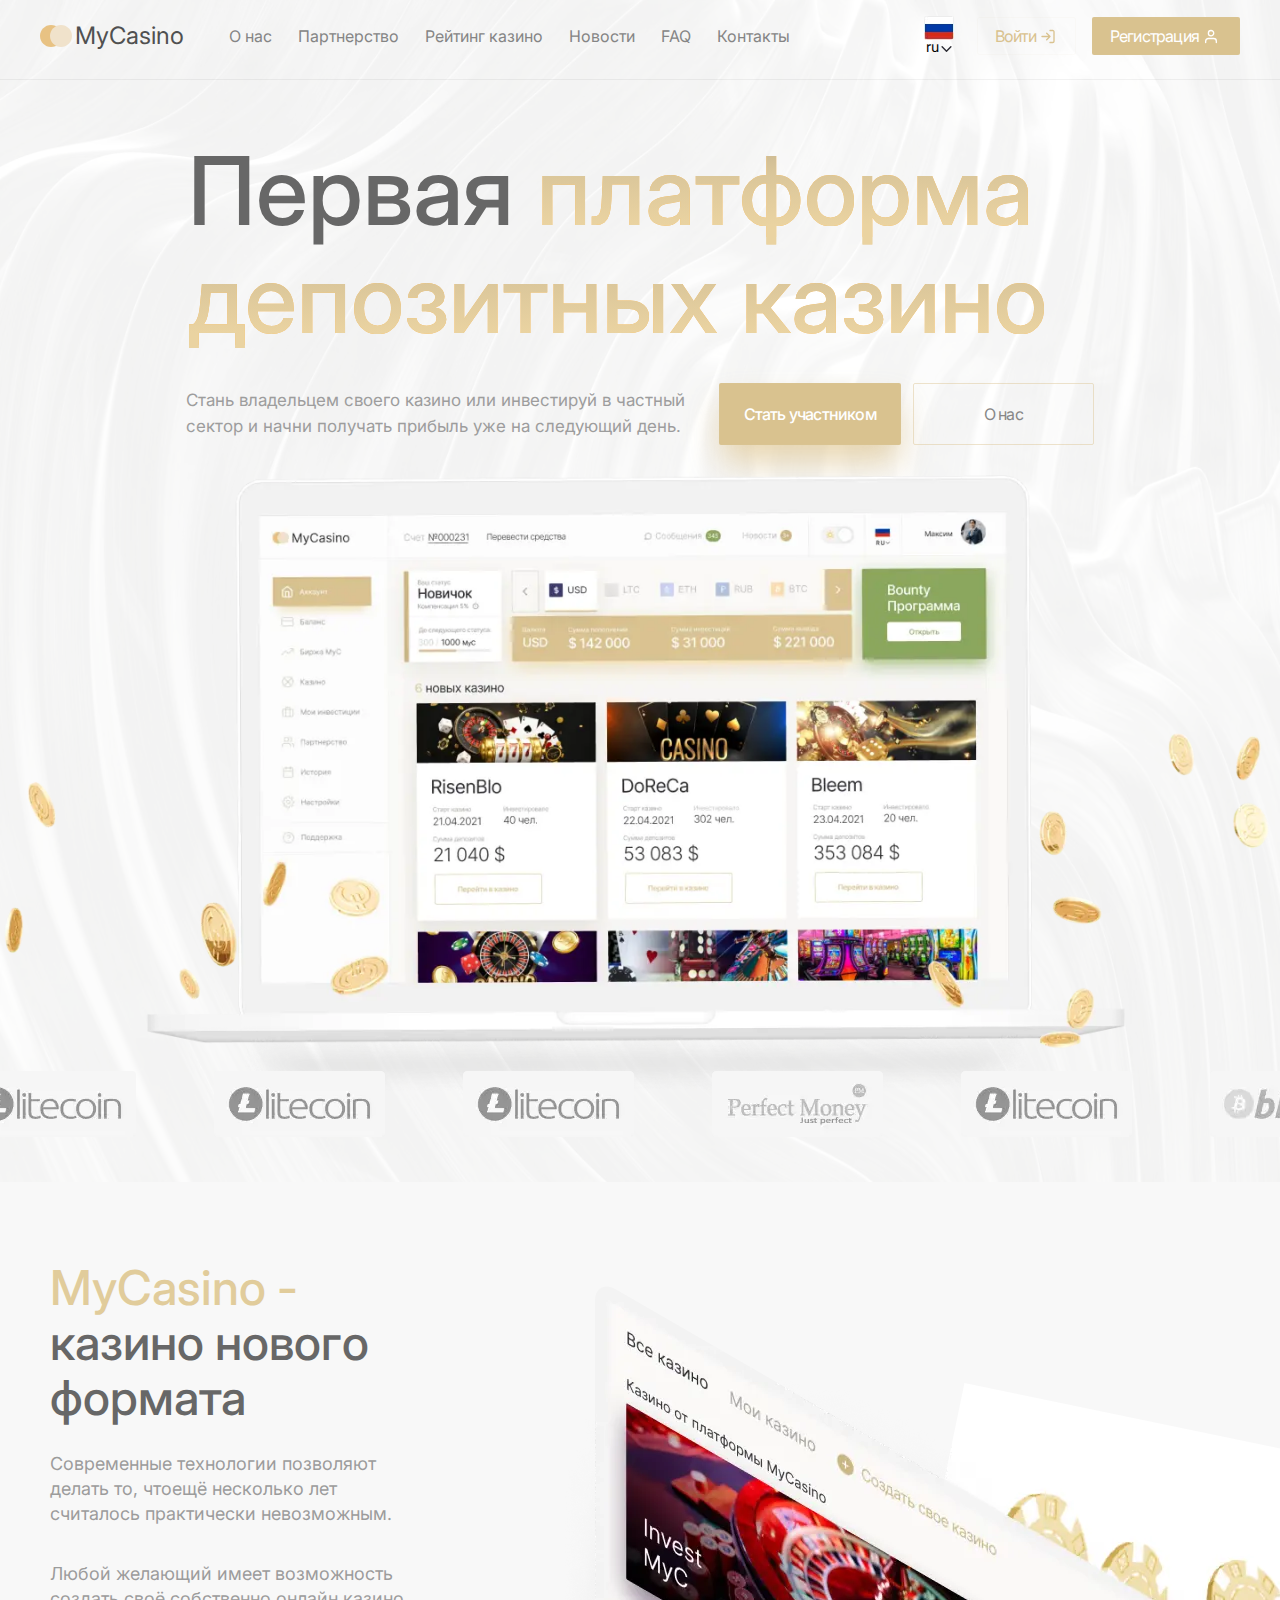
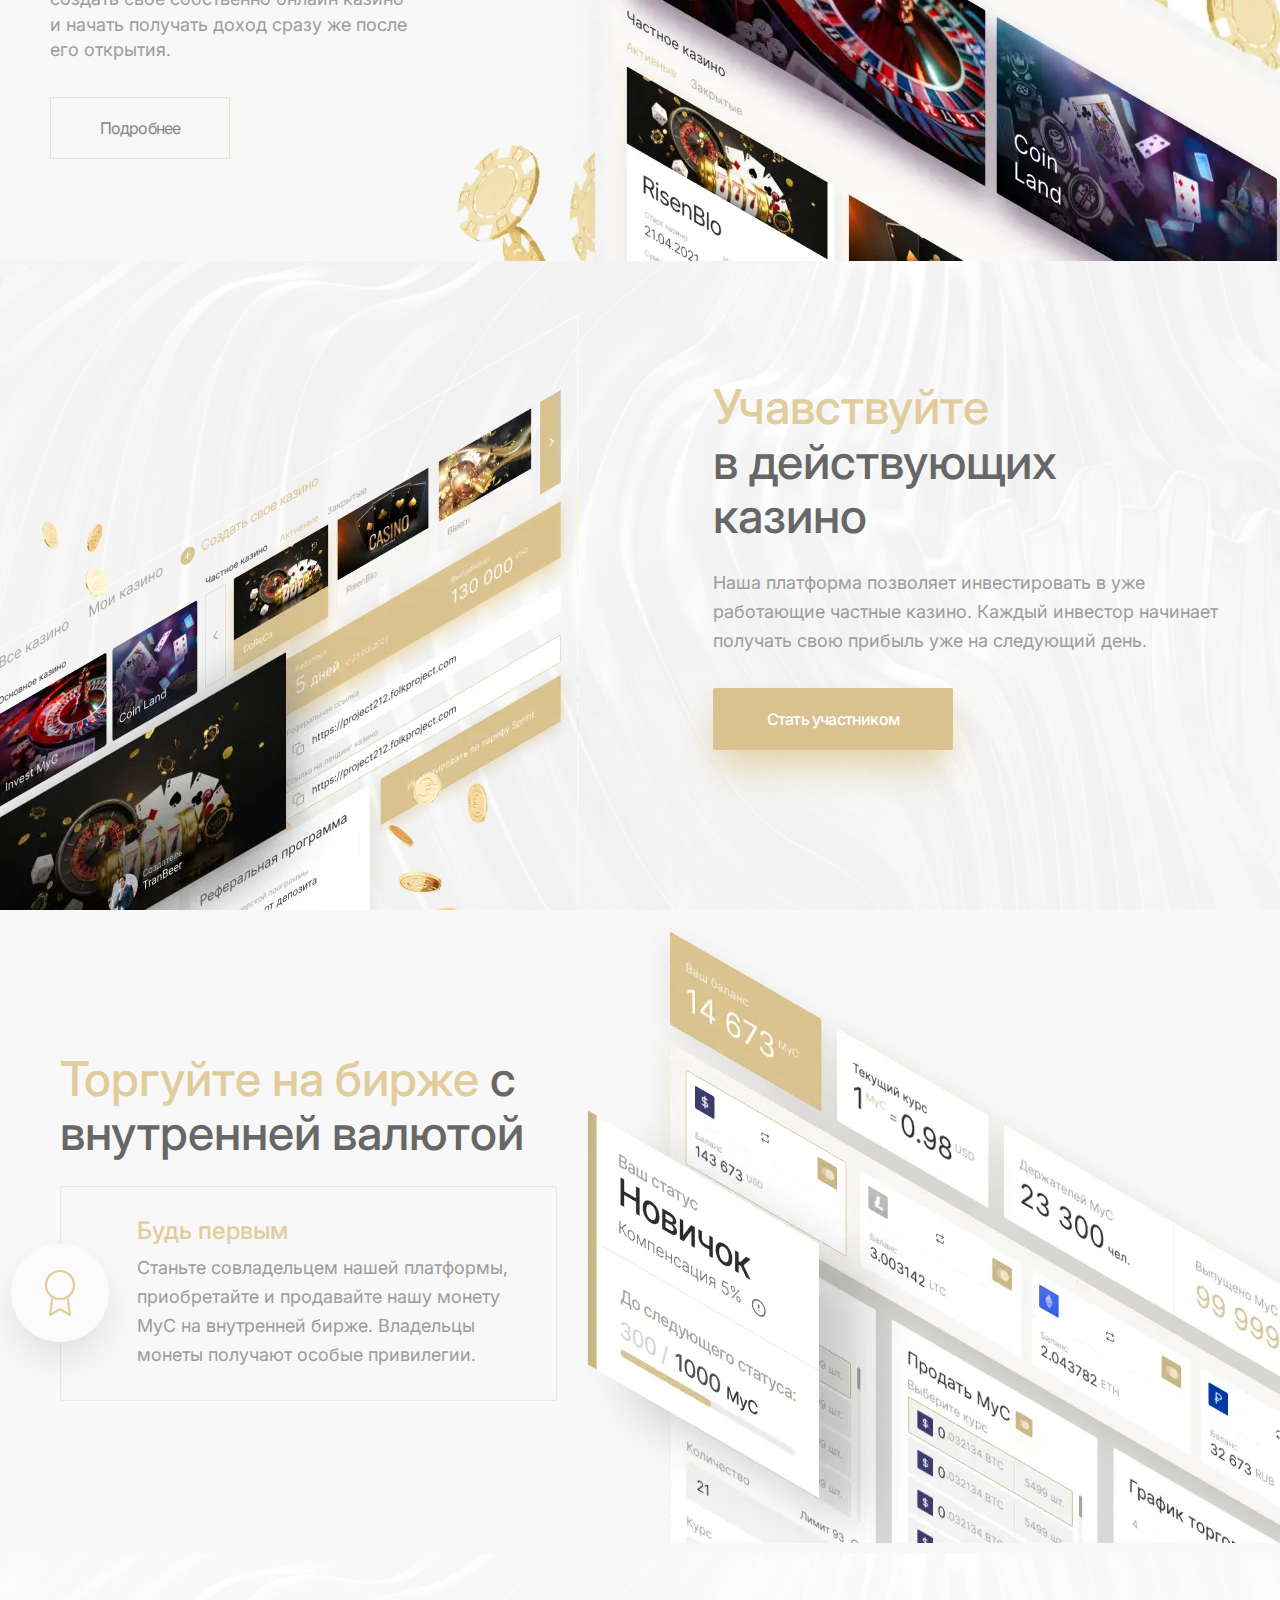
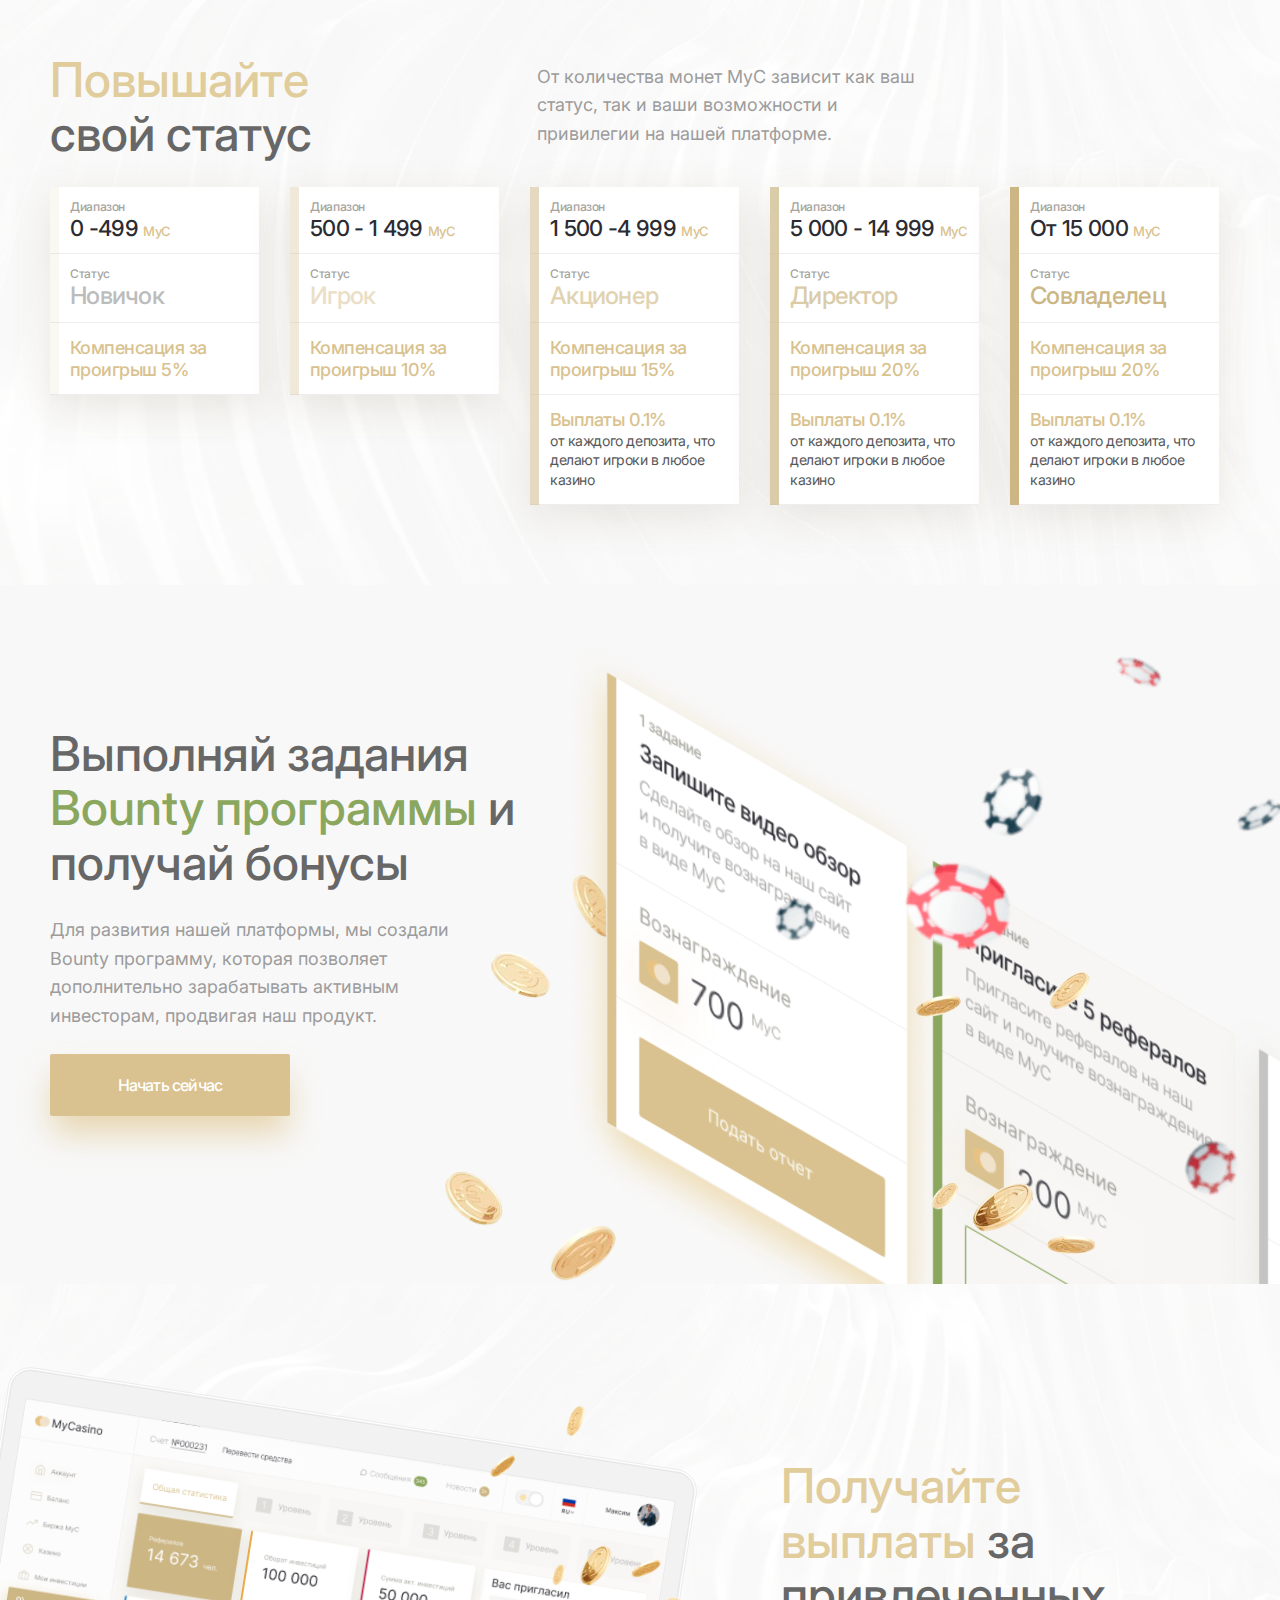
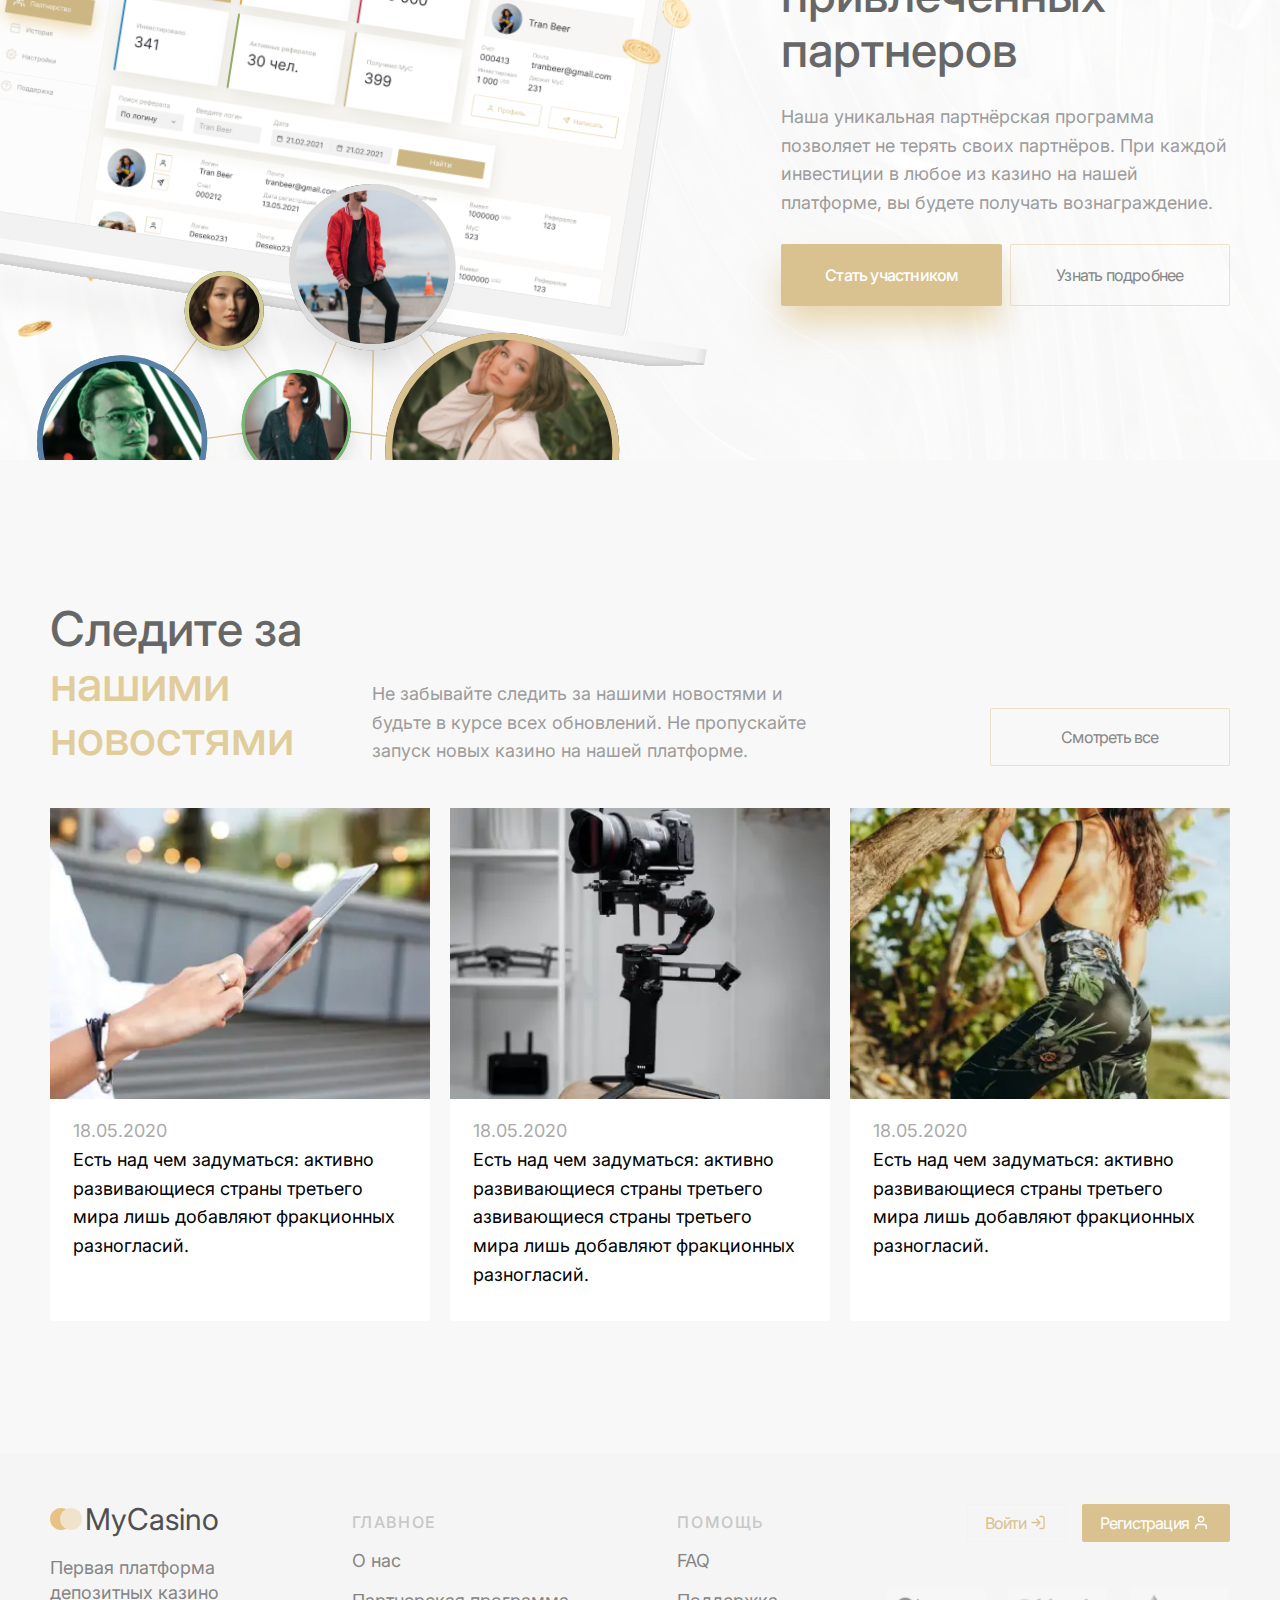
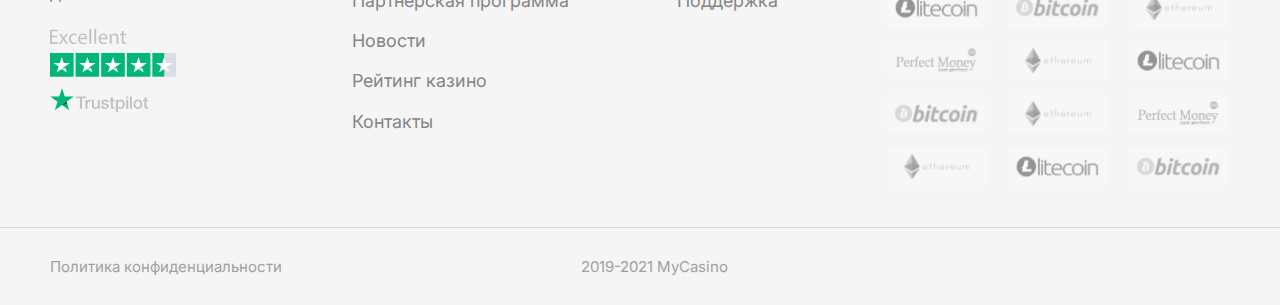
<file: index.html>
<!DOCTYPE html><html lang="ru"><head>	<title>Главная</title>	<meta charset="UTF-8">	<meta name="format-detection" content="telephone=no">	<link rel="stylesheet" href="css/style.min.css">	<link rel="shortcut icon" href="favicon.ico">	<link href="https://fonts.googleapis.com/css2?family=Inter:wght@300;400&display=swap" rel="stylesheet">	<!-- <meta name="robots" content="noindex, nofollow"> -->	<!-- <meta name="viewport" content="width=device-width, initial-scale=1.0, maximum-scale=1.0, user-scalable=0"> -->	<meta name="viewport" content="width=device-width, initial-scale=1.0"></head><body>	<div class="wrapper">		<header class="header">	<div class="header__content">		<div class="header__left-wrapp">			<div class="header__logo">				<a href="index.html" class="header__logo-link"><span>MyCasino</span></a>			</div>			<div class="header__menu menu">				<div class="menu__icon icon-menu">					<span></span>					<span></span>					<span></span>				</div>				<nav class="menu__body">					<ul class="menu__list">						<li><a href="about.html" class="menu__link">О нас</a></li>						<li><a href="partner.html" class="menu__link">Партнерство</a></li>						<li><a href="raiting.html" class="menu__link">Рейтинг казино</a></li>						<li><a href="news.html" class="menu__link">Новости</a></li>						<li><a href="FAQ.html" class="menu__link">FAQ</a></li>						<li><a href="contacts.html" class="menu__link">Контакты</a></li>					</ul>				</nav>			</div>		</div>		<div class="header__settings">			<div class="header__select-lang ">				<div class="header__select-wrapp">					<div class="header__lang-pic">						<picture><source srcset="img/header/rus.webp" type="image/webp"><img src="img/header/rus.png" alt=""></picture>					</div>					<select name="lang" class="header__select">						<option value="ru" selected>ru</option>						<option value="eng">eng</option>						<option value="ger">Ger</option>					</select>				</div>			</div>			<a data-modal="modal-2" data-da=".menu__body, 565,3" href="#"				class="header__enter-button enter-button md-trigger">				<span>Войти</span>			</a>			<a data-modal="modal-1" data-da=".menu__body, 565,4" href="#"				class="header__registr-button md-trigger"><span>Регистрация</span></a>		</div>	</div>	<div class="md-modal md-effect-9" id="modal-1">		<div class="header__logo header__logo_modal">			<a href="index.html" class="header__logo-link header__logo-link_m"><span>MyCasino</span></a>		</div>		<div class="md-content md-content1">			<div class="md-content1__title-row">				<div class="md-content1__name">РЕГИСТРАЦИЯ</div>				<div data-modal="modal-2" class="md-content1__button-enter md-trigger"><span>Войти</span></div>			</div>			<form action="sender.php" class="md-content1__body" method="POST">				<div class="md-content1__label">ЛОГИН</div>				<input autocomplete="off" type="text" name="form[]" data-error="Ошибка" data-value="TranBeer"					class="md-content1__input">				<div class="md-content1__label">E-MAIL</div>				<input autocomplete="off" type="text" name="form[]" data-error="Ошибка" data-value="hicktox@gmaill.com"					class="md-content1__input">				<div class="md-content1__label">ПАРОЛЬ</div>				<input type="password" autocomplete="off" type="text" name="form[]" data-error="Ошибка"					data-value="TranBeer" class="md-content1__password">				<div class="md-content1__label">ПОВТОРИТЕ ПАРОЛь</div>				<input type="password" autocomplete="off" type="text" name="form[]" data-error="Ошибка"					data-value="TranBeer" class="md-content1__password">				<button class="md-content1__button">ДАЛЕЕ</button>				<div class="md-content1__checkbox">					<label class="checkbox">						<input data-error="Ошибка" class="checkbox__input" type="checkbox" value="1" name="form[]">						<span class="checkbox__text"><span>By signing up above, I confirm that I agree to the <a href="">Terms									of Service, Privacy Policy, and Cookies Policy.</a></span></span>					</label>				</div>				<div class="status"></div>			</form>			<div class="md-close md-close_non">			</div>		</div>	</div>	<div class="md-modal md-effect-11" id="modal-2">		<div class="header__logo header__logo_modal header__logo_modal2">			<a href="index.html" class="header__logo-link header__logo-link_m"><span>MyCasino</span></a>		</div>		<div class="md-content md-content1">			<div class="md-content1__title-row">				<div class="md-content1__name">ВОЙТИ</div>				<div class="md-content1__button-enter md-content1__button-enter_registration">					<span>Регистрация</span>				</div>			</div>			<form action=" sender.php" class="md-content1__body" method="POST">				<div class="md-content1__label">ЛОГИН</div>				<input autocomplete="off" type="text" name="form[]" data-error="Ошибка" data-value="Hicktox"					class="md-content1__input">				<div class="md-content1__label">ПАРОЛЬ</div>				<input type="password" autocomplete="off" type="text" name="form[]" data-error="Ошибка"					data-value="TranBeer" class="md-content1__password">				<a href="#" class="md-content1__label md-content1__label">Забыли пароль?</a>				<div class="md-content1__captcha">					<div class="g-recaptcha" data-sitekey="6KepjAsTFFFFFFMqccY0ZiGqc3TEd3YVxo8cHsGX"></div>					<div class="text-danger" id="recaptchaError"></div>				</div>				<button class="md-content1__button md-content1__button">ДАЛЕЕ</button>				<div class="md-content1__checkbox">					<label class="checkbox">						<input data-error="Ошибка" class="checkbox__input" type="checkbox" value="1" name="form[]">						<span class="checkbox__text"><span>By signing up above, I confirm that I agree to the <a href="">Terms									of Service, Privacy Policy, and Cookies Policy.</a></span></span>					</label>				</div>				<div class="status"></div>			</form>			<div class="md-close md-close_non">			</div>		</div>	</div>	<div class="md-overlay"></div><!-- Обязателен!!! the overlay element --></header>		<main class="page">			<section class="page__sec1 sec1">				<div class="sec1__bg">					<picture><source srcset="img/Background.webp" type="image/webp"><img src="img/Background.png" alt=""></picture>				</div>				<div class="sec1__body">					<div class="sec1__title">Первая <span>платформа депозитных казино</span></div>					<div class="sec1__subtitle-row">						<div class="sec1__text">Стань владельцем своего казино или инвестируй в частный сектор и начни							получать прибыль уже на следующий день.</div>						<div class="sec1__button-wrapp">							<button class="sec1__button1 btn-gold">Стать участником</button>							<button class="sec1__button2 btn-inherit">О нас</button>						</div>					</div>					<div class="sec1__pic">						<picture><source srcset="img/main/sec1.webp" type="image/webp"><img src="img/main/sec1.png" alt=""></picture>					</div>					<div class="sec1__slider slider-sec1">						<div class="slider-sec1__body _swiper">							<div class="slider-sec1__slide">								<picture><source srcset="img/main/slider/01.webp" type="image/webp"><img src="img/main/slider/01.png" alt=""></picture>							</div>							<div class="slider-sec1__slide">								<picture><source srcset="img/main/slider/02.webp" type="image/webp"><img src="img/main/slider/02.png" alt=""></picture>							</div>							<div class="slider-sec1__slide">								<picture><source srcset="img/main/slider/03.webp" type="image/webp"><img src="img/main/slider/03.png" alt=""></picture>							</div>							<div class="slider-sec1__slide">								<picture><source srcset="img/main/slider/04.webp" type="image/webp"><img src="img/main/slider/04.png" alt=""></picture>							</div>							<div class="slider-sec1__slide">								<picture><source srcset="img/main/slider/05.webp" type="image/webp"><img src="img/main/slider/05.png" alt=""></picture>							</div>							<div class="slider-sec1__slide">								<picture><source srcset="img/main/slider/04.webp" type="image/webp"><img src="img/main/slider/04.png" alt=""></picture>							</div>							<div class="slider-sec1__slide">								<picture><source srcset="img/main/slider/01.webp" type="image/webp"><img src="img/main/slider/01.png" alt=""></picture>							</div>							<div class="slider-sec1__slide">								<picture><source srcset="img/main/slider/02.webp" type="image/webp"><img src="img/main/slider/02.png" alt=""></picture>							</div>							<div class="slider-sec1__slide">								<picture><source srcset="img/main/slider/03.webp" type="image/webp"><img src="img/main/slider/03.png" alt=""></picture>							</div>							<div class="slider-sec1__slide">								<picture><source srcset="img/main/slider/04.webp" type="image/webp"><img src="img/main/slider/04.png" alt=""></picture>							</div>							<div class="slider-sec1__slide">								<picture><source srcset="img/main/slider/05.webp" type="image/webp"><img src="img/main/slider/05.png" alt=""></picture>							</div>							<div class="slider-sec1__slide">								<picture><source srcset="img/main/slider/04.webp" type="image/webp"><img src="img/main/slider/04.png" alt=""></picture>							</div>							<div class="slider-sec1__slide">								<picture><source srcset="img/main/slider/03.webp" type="image/webp"><img src="img/main/slider/03.png" alt=""></picture>							</div>							<div class="slider-sec1__slide">								<picture><source srcset="img/main/slider/01.webp" type="image/webp"><img src="img/main/slider/01.png" alt=""></picture>							</div>							<div class="slider-sec1__slide">								<picture><source srcset="img/main/slider/01.webp" type="image/webp"><img src="img/main/slider/01.png" alt=""></picture>							</div>							<div class="slider-sec1__slide">								<picture><source srcset="img/main/slider/02.webp" type="image/webp"><img src="img/main/slider/02.png" alt=""></picture>							</div>							<div class="slider-sec1__slide">								<picture><source srcset="img/main/slider/03.webp" type="image/webp"><img src="img/main/slider/03.png" alt=""></picture>							</div>							<div class="slider-sec1__slide">								<picture><source srcset="img/main/slider/04.webp" type="image/webp"><img src="img/main/slider/04.png" alt=""></picture>							</div>							<div class="slider-sec1__slide">								<picture><source srcset="img/main/slider/05.webp" type="image/webp"><img src="img/main/slider/05.png" alt=""></picture>							</div>							<div class="slider-sec1__slide">								<picture><source srcset="img/main/slider/04.webp" type="image/webp"><img src="img/main/slider/04.png" alt=""></picture>							</div>							<div class="slider-sec1__slide">								<picture><source srcset="img/main/slider/01.webp" type="image/webp"><img src="img/main/slider/01.png" alt=""></picture>							</div>							<div class="slider-sec1__slide">								<picture><source srcset="img/main/slider/02.webp" type="image/webp"><img src="img/main/slider/02.png" alt=""></picture>							</div>							<div class="slider-sec1__slide">								<picture><source srcset="img/main/slider/03.webp" type="image/webp"><img src="img/main/slider/03.png" alt=""></picture>							</div>							<div class="slider-sec1__slide">								<picture><source srcset="img/main/slider/04.webp" type="image/webp"><img src="img/main/slider/04.png" alt=""></picture>							</div>							<div class="slider-sec1__slide">								<picture><source srcset="img/main/slider/05.webp" type="image/webp"><img src="img/main/slider/05.png" alt=""></picture>							</div>							<div class="slider-sec1__slide">								<picture><source srcset="img/main/slider/04.webp" type="image/webp"><img src="img/main/slider/04.png" alt=""></picture>							</div>							<div class="slider-sec1__slide">								<picture><source srcset="img/main/slider/03.webp" type="image/webp"><img src="img/main/slider/03.png" alt=""></picture>							</div>							<div class="slider-sec1__slide">								<picture><source srcset="img/main/slider/01.webp" type="image/webp"><img src="img/main/slider/01.png" alt=""></picture>							</div>							<div class="slider-sec1__slide">								<picture><source srcset="img/main/slider/01.webp" type="image/webp"><img src="img/main/slider/01.png" alt=""></picture>							</div>							<div class="slider-sec1__slide">								<picture><source srcset="img/main/slider/02.webp" type="image/webp"><img src="img/main/slider/02.png" alt=""></picture>							</div>							<div class="slider-sec1__slide">								<picture><source srcset="img/main/slider/03.webp" type="image/webp"><img src="img/main/slider/03.png" alt=""></picture>							</div>							<div class="slider-sec1__slide">								<picture><source srcset="img/main/slider/04.webp" type="image/webp"><img src="img/main/slider/04.png" alt=""></picture>							</div>							<div class="slider-sec1__slide">								<picture><source srcset="img/main/slider/05.webp" type="image/webp"><img src="img/main/slider/05.png" alt=""></picture>							</div>							<div class="slider-sec1__slide">								<picture><source srcset="img/main/slider/04.webp" type="image/webp"><img src="img/main/slider/04.png" alt=""></picture>							</div>							<div class="slider-sec1__slide">								<picture><source srcset="img/main/slider/01.webp" type="image/webp"><img src="img/main/slider/01.png" alt=""></picture>							</div>							<div class="slider-sec1__slide">								<picture><source srcset="img/main/slider/02.webp" type="image/webp"><img src="img/main/slider/02.png" alt=""></picture>							</div>							<div class="slider-sec1__slide">								<picture><source srcset="img/main/slider/03.webp" type="image/webp"><img src="img/main/slider/03.png" alt=""></picture>							</div>							<div class="slider-sec1__slide">								<picture><source srcset="img/main/slider/04.webp" type="image/webp"><img src="img/main/slider/04.png" alt=""></picture>							</div>							<div class="slider-sec1__slide">								<picture><source srcset="img/main/slider/05.webp" type="image/webp"><img src="img/main/slider/05.png" alt=""></picture>							</div>							<div class="slider-sec1__slide">								<picture><source srcset="img/main/slider/04.webp" type="image/webp"><img src="img/main/slider/04.png" alt=""></picture>							</div>							<div class="slider-sec1__slide">								<picture><source srcset="img/main/slider/03.webp" type="image/webp"><img src="img/main/slider/03.png" alt=""></picture>							</div>							<div class="slider-sec1__slide">								<picture><source srcset="img/main/slider/01.webp" type="image/webp"><img src="img/main/slider/01.png" alt=""></picture>							</div>						</div>					</div>				</div>			</section>			<section class="page__sec2 sec2">				<div class="sec2__body _container">					<div class="sec2__wrapp">						<div class="sec2__title title"><span>MyCasino -</span> казино нового формата</div>						<div class="sec2__text">							<p>Современные технологии позволяют делать то, чтоещё несколько лет считалось практически								невозможным.							</p>							<p>Любой желающий имеет возможность создать своё собственно онлайн казино и начать получать доход								сразу же после его открытия.</p>						</div>						<button class="sec2__button btn-inherit">Подробнее</button>					</div>					<div class="sec2__pic">						<div class="sec2__pic-body">							<picture><source srcset="img/main/halfsec2.webp" type="image/webp"><img src="img/main/halfsec2.png" alt=""></picture>							<div class="sec2__pic-coin1">								<picture><source srcset="img/main/coinsec21-removebg.webp" type="image/webp"><img src="img/main/coinsec21-removebg.png" alt=""></picture>							</div>						</div>					</div>				</div>			</section>			<section class="page__sec3 sec3">				<div class="sec3__bg">					<picture><source srcset="img/main/sec3-bg.webp" type="image/webp"><img src="img/main/sec3-bg.png" alt=""></picture>				</div>				<div class="sec3__body _container">					<div class="sec3__wrapp">						<div class="sec3__title title"><span>Учавствуйте</span><br>							в действующих казино</div>						<div class="sec3__text">							Наша платформа позволяет инвестировать в уже работающие частные казино. Каждый инвестор начинает							получать свою прибыль уже на следующий день.						</div>						<button class="sec3__button btn-gold">Стать участником</button>					</div>					<div class="sec3__pic">						<picture><source srcset="img/main/sec3-pic.webp" type="image/webp"><img src="img/main/sec3-pic.png" alt=""></picture>					</div>				</div>			</section>			<section class="page__sec4 sec4">				<div class="sec4__body _container">					<div class="sec4__wrapp">						<div class="sec4__title title"><span>Торгуйте на бирже</span>							с внутренней валютой</div>						<div class="sec4__info-block">							<div class="sec4__icon">								<picture><source srcset="img/main/sec4-con.svg" type="image/webp"><img src="img/main/sec4-con.svg" alt=""></picture>							</div>							<div class="sec4__box">								<div class="sec4__subtitle">Будь первым</div>								<div class="sec4__text">									Станьте совладельцем нашей платформы, приобретайте и продавайте нашу монету MyC на внутренней									бирже. Владельцы монеты получают особые привилегии.								</div>							</div>						</div>					</div>					<div class="sec4__pic">						<picture><source srcset="img/main/sec4-pic.webp" type="image/webp"><img src="img/main/sec4-pic.png" alt=""></picture>					</div>				</div>			</section>			<section class="page__sec5 sec5">				<div class="sec5__bg">					<picture><source srcset="img/main/sec5-bg.webp" type="image/webp"><img src="img/main/sec5-bg.png" alt=""></picture>				</div>				<div class="sec5__body _container">					<div class="sec5__title-row">						<div class="sec5__title title"><span>Повышайте</span>							свой статус</div>						<div class="sec5__neartitle">От количества монет MyC зависит как ваш статус, так и ваши возможности и							привилегии на нашей платформе. </div>					</div>					<div class="sec5__items">						<div class="sec5__item">							<div class="sec5__item-wrapp">								<div class="sec5__label">Диапазон</div>								<div class="sec5__value">0 -499 <span>MyC</span></div>							</div>							<div class="sec5__item-wrapp">								<div class="sec5__label">Статус</div>								<div class="sec5__status">Новичок</div>							</div>							<div class="sec5__item-wrapp">								<div class="sec5__gold-text">Компенсация									за проигрыш 5%</div>							</div>						</div>						<div class="sec5__item sec5__item_p">							<div class="sec5__item-wrapp">								<div class="sec5__label">Диапазон</div>								<div class="sec5__value">500 - 1 499 <span>MyC</span></div>							</div>							<div class="sec5__item-wrapp">								<div class="sec5__label">Статус</div>								<div class="sec5__status sec5__status_p">Игрок</div>							</div>							<div class="sec5__item-wrapp">								<div class="sec5__gold-text">Компенсация									за проигрыш 10%</div>							</div>						</div>						<div class="sec5__item sec5__item_a">							<div class="sec5__item-wrapp">								<div class="sec5__label">Диапазон</div>								<div class="sec5__value">1 500 -4 999 <span>MyC</span></div>							</div>							<div class="sec5__item-wrapp">								<div class="sec5__label">Статус</div>								<div class="sec5__status sec5__status_a">Акционер</div>							</div>							<div class="sec5__item-wrapp">								<div class="sec5__gold-text">Компенсация									за проигрыш 15%</div>							</div>							<div class="sec5__item-wrapp">								<div class="sec5__gold-text">Выплаты 0.1%</div>								<div class="sec5__black-text">от каждого депозита, что делают игроки в любое казино</div>							</div>						</div>						<div class="sec5__item sec5__item_d">							<div class="sec5__item-wrapp">								<div class="sec5__label">Диапазон</div>								<div class="sec5__value">5 000 - 14 999 <span>MyC</span></div>							</div>							<div class="sec5__item-wrapp">								<div class="sec5__label">Статус</div>								<div class="sec5__status sec5__status_d">Директор</div>							</div>							<div class="sec5__item-wrapp">								<div class="sec5__gold-text">Компенсация									за проигрыш 20%</div>							</div>							<div class="sec5__item-wrapp">								<div class="sec5__gold-text">Выплаты 0.1%</div>								<div class="sec5__black-text">от каждого депозита, что делают игроки в любое казино</div>							</div>						</div>						<div class="sec5__item sec5__item_s">							<div class="sec5__item-wrapp">								<div class="sec5__label">Диапазон</div>								<div class="sec5__value">От 15 000 <span>MyC</span></div>							</div>							<div class="sec5__item-wrapp">								<div class="sec5__label">Статус</div>								<div class="sec5__status sec5__status_s">Совладелец</div>							</div>							<div class="sec5__item-wrapp">								<div class="sec5__gold-text">Компенсация									за проигрыш 20%</div>							</div>							<div class="sec5__item-wrapp">								<div class="sec5__gold-text">Выплаты 0.1%</div>								<div class="sec5__black-text">от каждого депозита, что делают игроки в любое казино</div>							</div>						</div>					</div>				</div>			</section>			<section class="page__sec6 sec6">				<div class="sec6__body _container">					<div class="sec6__wrapp">						<div class="sec6__title title">Выполняй задания <span>Bounty программы</span> и получай бонусы</div>						<div class="sec6__text">							Для развития нашей платформы, мы создали Bounty программу, которая позволяет дополнительно							зарабатывать активным инвесторам, продвигая наш продукт.						</div>						<button class="sec6__button btn-gold">Начать сейчас</button>					</div>					<div class="sec6__pic">						<picture><source srcset="img/main/sec6-pic.svg" type="image/webp"><img src="img/main/sec6-pic.svg" alt=""></picture>					</div>				</div>			</section>			<section class="page__sec7 sec7">				<div class="sec7__bg">					<picture><source srcset="img/main/sec7-bg.webp" type="image/webp"><img src="img/main/sec7-bg.png" alt=""></picture>				</div>				<div class="sec7__body _container">					<div class="sec7__wrapp">						<div class="sec7__title title"><span>Получайте выплаты</span> за привлеченных партнеров</div>						<div class="sec7__text">							Наша уникальная партнёрская программа позволяет не терять своих партнёров. При каждой инвестиции в							любое из казино на нашей платформе, вы будете получать вознаграждение.						</div>						<div class="sec7__button-block">							<button class="sec7__button btn-gold">Стать участником</button>							<button class="sec7__button btn-inherit">Узнать подробнее</button>						</div>					</div>					<div class="sec7__pic">						<picture><source srcset="img/main/sec7-pic.svg" type="image/webp"><img src="img/main/sec7-pic.svg" alt=""></picture>					</div>				</div>			</section>			<section class="page__sec8 sec8">				<div class="sec8__body _container">					<div class="sec8__title-row">						<div class="sec8__title title">Следите за <span>нашими новостями</span></div>						<div class="sec8__text">							Не забывайте следить за нашими новостями и будьте в курсе всех обновлений. Не пропускайте запуск							новых казино на нашей платформе.						</div>						<a href="news.html" class="sec8__button btn-inherit">Смотреть все</a>					</div>					<div class="sec8__news-body">						<a href="news.html" class="sec8__news-item">							<div class="sec8__news-pic">								<picture><source srcset="img/main/news/01.webp" type="image/webp"><img src="img/main/news/01.jpg" alt=""></picture>							</div>							<div class="sec8__news-wrapp">								<div class="sec8__news-data">18.05.2020</div>								<div class="sec8__news-text">Есть над чем задуматься: активно развивающиеся страны третьего мира									лишь добавляют фракционных разногласий.</div>							</div>						</a>						<a href="news.html" class="sec8__news-item">							<div class="sec8__news-pic">								<picture><source srcset="img/main/news/02.webp" type="image/webp"><img src="img/main/news/02.jpg" alt=""></picture>							</div>							<div class="sec8__news-wrapp">								<div class="sec8__news-data">18.05.2020</div>								<div class="sec8__news-text">Есть над чем задуматься: активно развивающиеся страны третьего									азвивающиеся страны третьего мира									лишь добавляют фракционных разногласий.</div>							</div>						</a>						<a href="news.html" class="sec8__news-item">							<div class="sec8__news-pic">								<picture><source srcset="img/main/news/03.webp" type="image/webp"><img src="img/main/news/03.jpg" alt=""></picture>							</div>							<div class="sec8__news-wrapp">								<div class="sec8__news-data">18.05.2020</div>								<div class="sec8__news-text">Есть над чем задуматься: активно развивающиеся страны третьего мира									лишь добавляют фракционных разногласий.</div>							</div>						</a>					</div>				</div>			</section>		</main>		<footer class="footer">	<div class="footer__content _container">		<div class="footer__top-row">			<div class="footer__stars">				<div class="footer__logo">					<a href="index.html" class="header__logo-link header__logo-link_f"><span>MyCasino</span></a>				</div>				<div class="footer__underlogo">Первая платформа депозитных казино</div>				<div class="footer__srar">					<picture><source srcset="img/main/footer/star.svg" type="image/webp"><img src="img/main/footer/star.svg" alt=""></picture>				</div>			</div>			<div class="footer__main">				<div class="footer__main-title">Главное</div>				<ul class="footer__main-list">					<li><a href="about.html" class="footer__main-link">О нас</a></li>					<li><a href="partner.html" class="footer__main-link">Партнерская программа</a></li>					<li><a href="news.html" class="footer__main-link">Новости</a></li>					<li><a href="raiting.html" class="footer__main-link">Рейтинг казино</a></li>					<li><a href="contacts.html" class="footer__main-link">Контакты</a></li>				</ul>			</div>			<div class="footer__help">				<div class="footer__main-title">ПОМОЩЬ</div>				<ul class="footer__main-list">					<li><a href="FAQ.html" class="footer__main-link">FAQ</a></li>					<li><a href="#" class="footer__main-link">Поддержка</a></li>				</ul>			</div>			<div class="footer__cripta">				<div class="footer__button-row">					<a href="#" class="header__enter-button enter-button">						<span>Войти</span>					</a>					<a href="#" class="header__registr-button"><span>Регистрация</span></a>				</div>				<div class="footer__wallets">					<div class="footer__wallet">						<picture><source srcset="img/main/footer/01.svg" type="image/webp"><img src="img/main/footer/01.svg" alt=""></picture>					</div>					<div class="footer__wallet">						<picture><source srcset="img/main/footer/02.svg" type="image/webp"><img src="img/main/footer/02.svg" alt=""></picture>					</div>					<div class="footer__wallet">						<picture><source srcset="img/main/footer/03.svg" type="image/webp"><img src="img/main/footer/03.svg" alt=""></picture>					</div>					<div class="footer__wallet">						<picture><source srcset="img/main/footer/04.svg" type="image/webp"><img src="img/main/footer/04.svg" alt=""></picture>					</div>					<div class="footer__wallet">						<picture><source srcset="img/main/footer/03.svg" type="image/webp"><img src="img/main/footer/03.svg" alt=""></picture>					</div>					<div class="footer__wallet">						<picture><source srcset="img/main/footer/01.svg" type="image/webp"><img src="img/main/footer/01.svg" alt=""></picture>					</div>					<div class="footer__wallet">						<picture><source srcset="img/main/footer/02.svg" type="image/webp"><img src="img/main/footer/02.svg" alt=""></picture>					</div>					<div class="footer__wallet">						<picture><source srcset="img/main/footer/03.svg" type="image/webp"><img src="img/main/footer/03.svg" alt=""></picture>					</div>					<div class="footer__wallet">						<picture><source srcset="img/main/footer/04.svg" type="image/webp"><img src="img/main/footer/04.svg" alt=""></picture>					</div>					<div class="footer__wallet">						<picture><source srcset="img/main/footer/03.svg" type="image/webp"><img src="img/main/footer/03.svg" alt=""></picture>					</div>					<div class="footer__wallet">						<picture><source srcset="img/main/footer/01.svg" type="image/webp"><img src="img/main/footer/01.svg" alt=""></picture>					</div>					<div class="footer__wallet">						<picture><source srcset="img/main/footer/02.svg" type="image/webp"><img src="img/main/footer/02.svg" alt=""></picture>					</div>				</div>			</div>		</div>		<div class="footer__bottom-row">			<div class="footer__bottom-konfidental">				Политика конфиденциальности			</div>			<div class="footer__bottom-name">				2019-2021 MyCasino			</div>		</div>	</div></footer>	</div>	<div class="popup popup_popup">	<div class="popup__content">		<div class="popup__body">			<div class="popup__close"></div>		</div>	</div></div><div class="popup popup_massagename-message">	<div class="popup__content">		<div class="popup__body">			<div class="popup__close"></div>		</div>	</div></div><div class="popup popup_video">	<div class="popup__content">		<div class="popup__body">			<div class="popup__close popup__close_video"></div>			<div class="popup__video _video"></div>		</div>	</div></div>	<script src="https://code.jquery.com/jquery-3.3.1.min.js"></script><script src="js/vendors.min.js"></script><script src="js/app.min.js"></script><script src='https://www.google.com/recaptcha/api.js'></script></body></html>
</file>
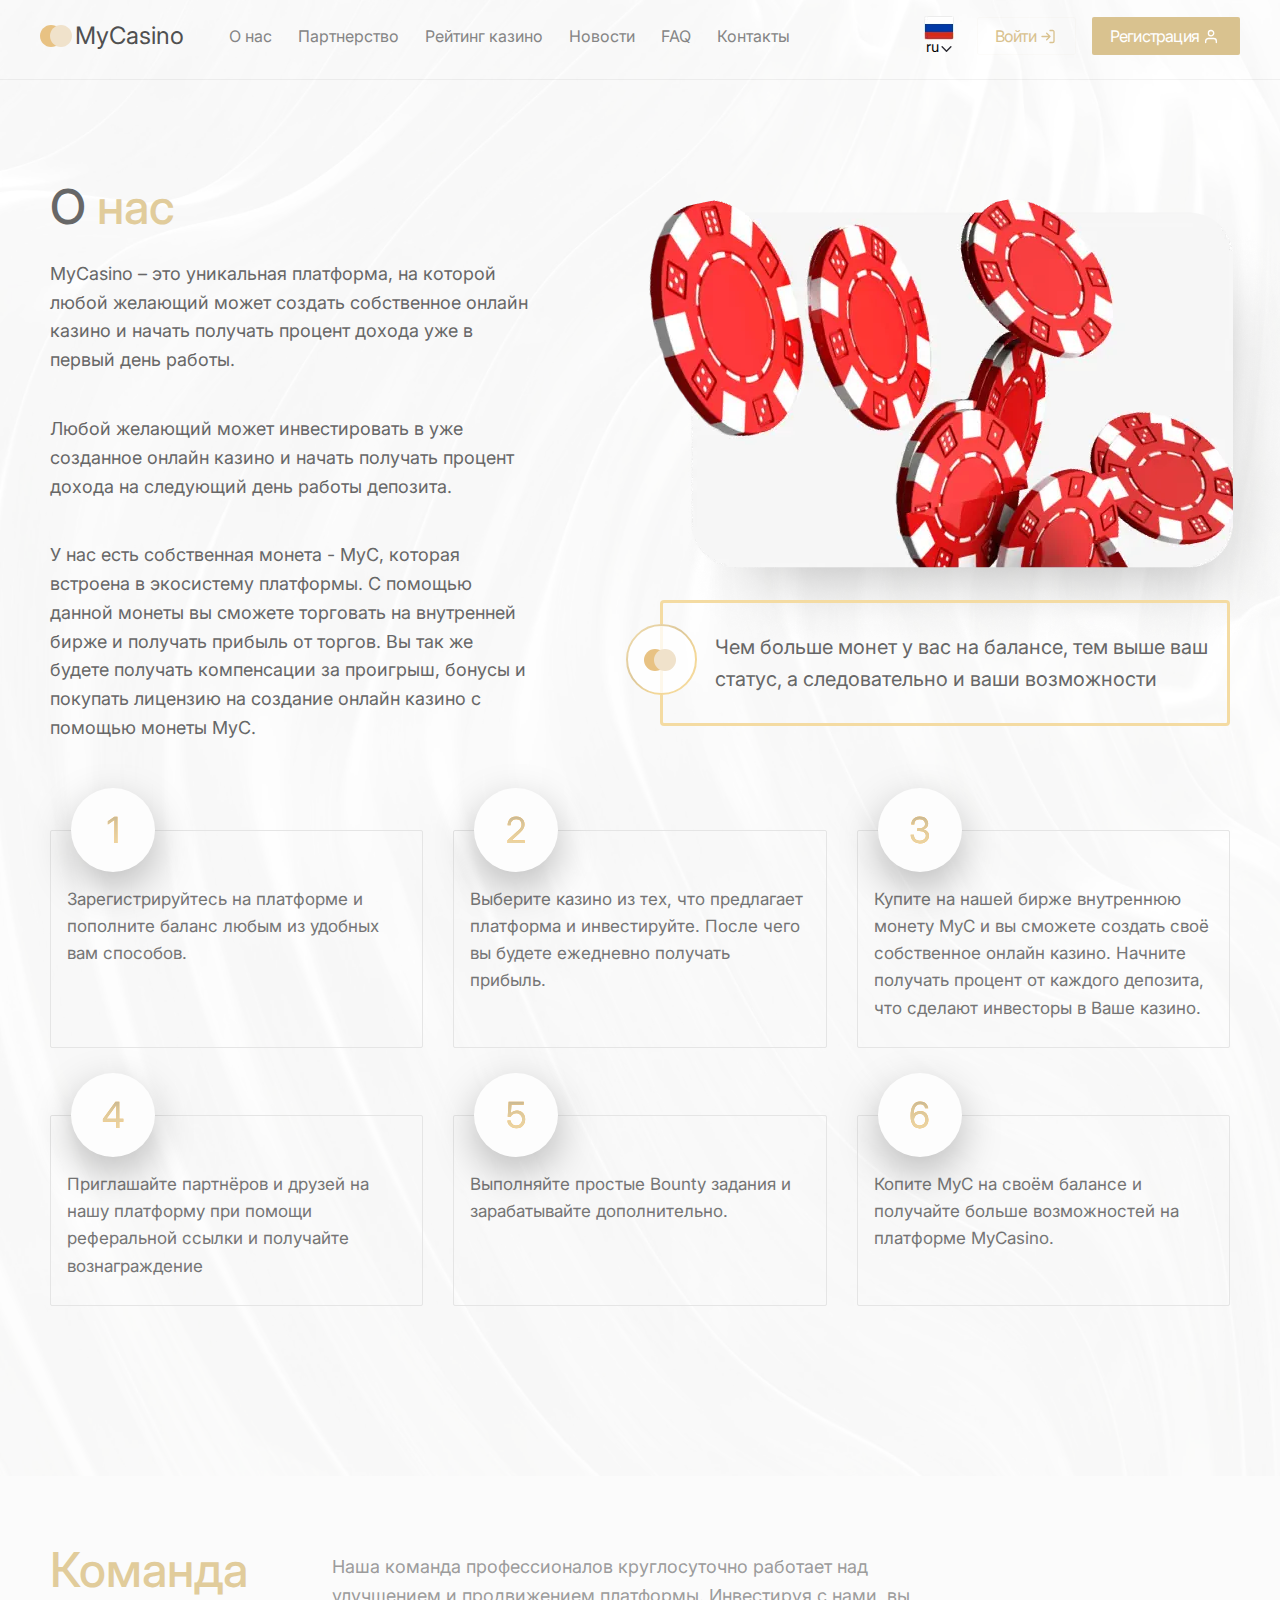
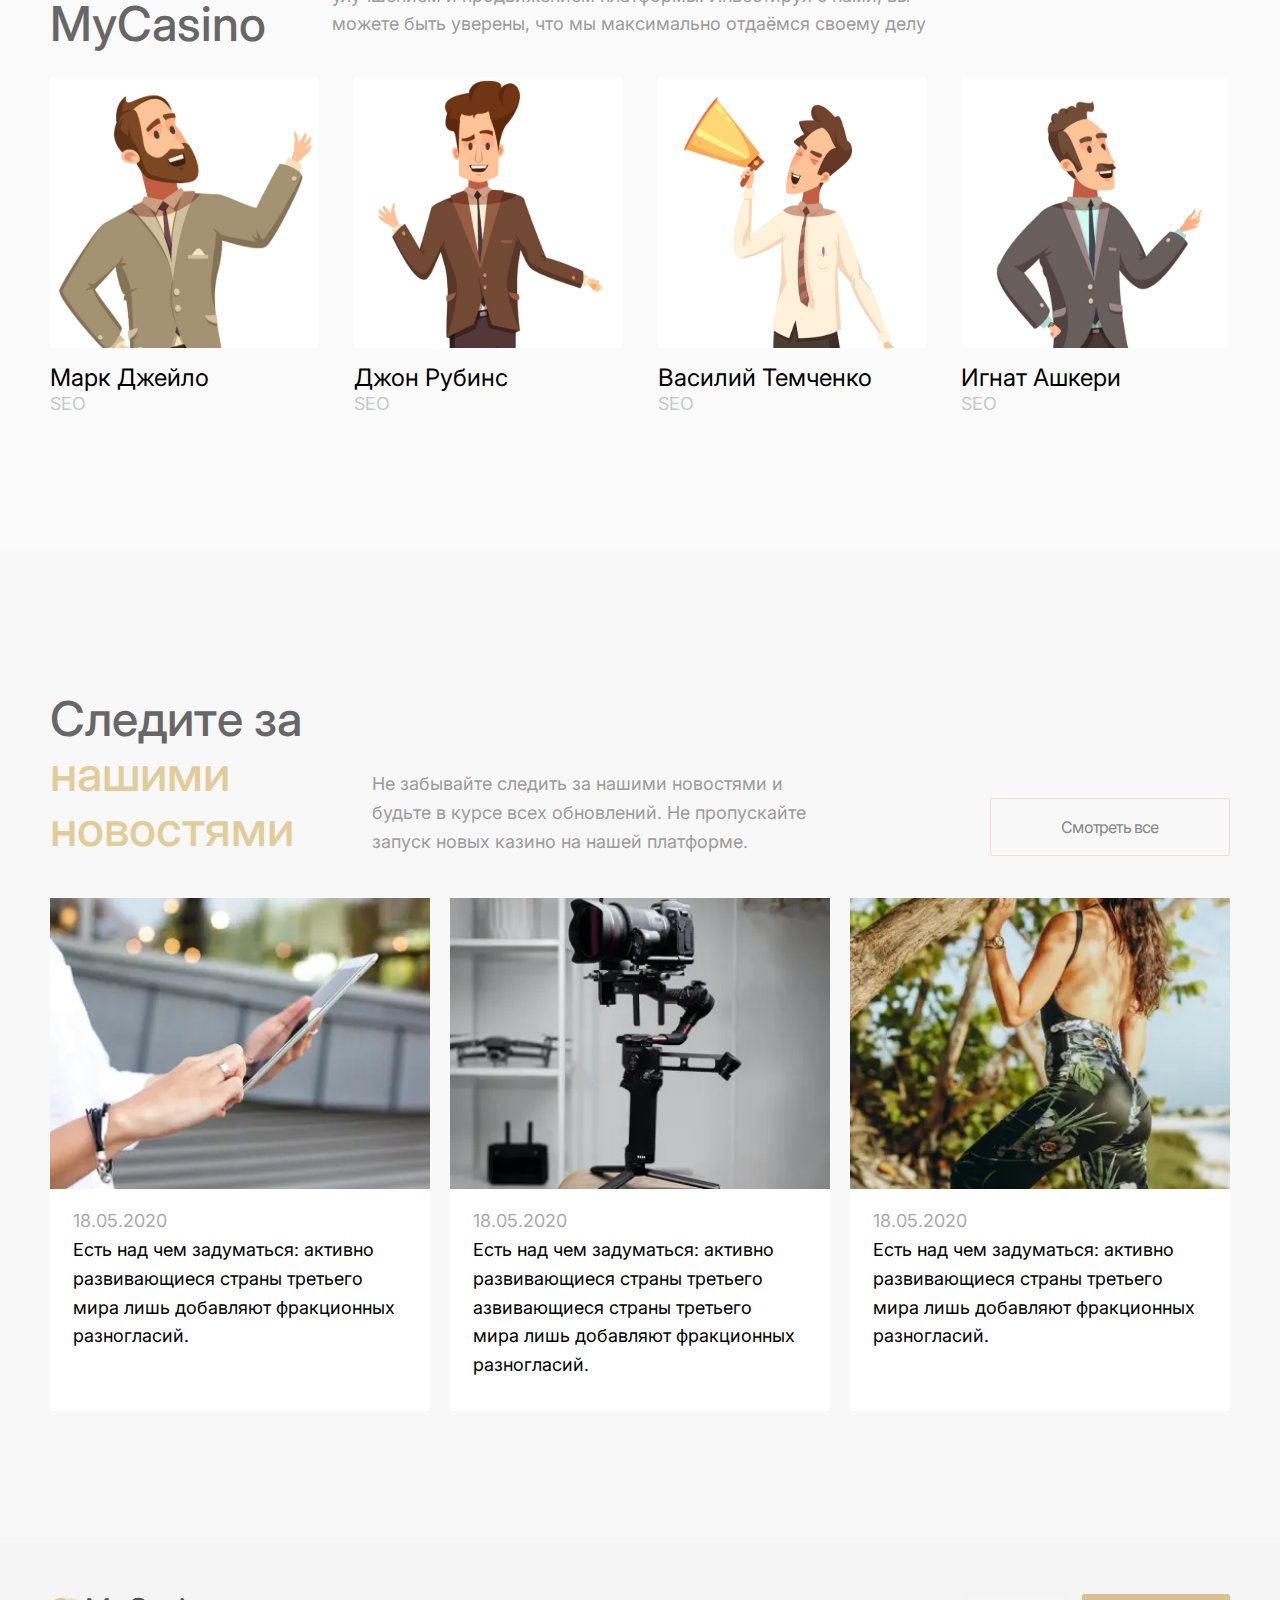
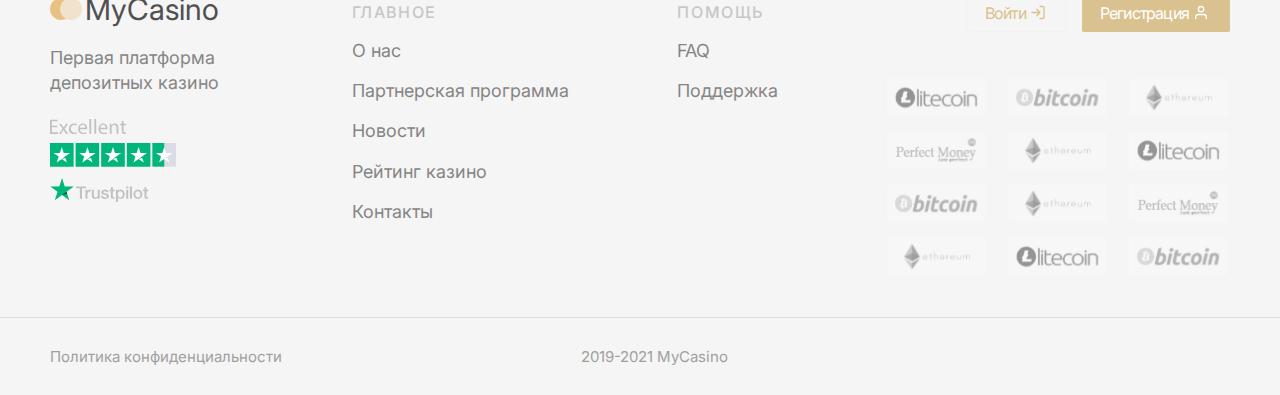
<file: about.html>
<!DOCTYPE html><html lang="ru"><head>	<title>О нас</title>	<meta charset="UTF-8">	<meta name="format-detection" content="telephone=no">	<link rel="stylesheet" href="css/style.min.css">	<link rel="shortcut icon" href="favicon.ico">	<link href="https://fonts.googleapis.com/css2?family=Inter:wght@300;400&display=swap" rel="stylesheet">	<!-- <meta name="robots" content="noindex, nofollow"> -->	<!-- <meta name="viewport" content="width=device-width, initial-scale=1.0, maximum-scale=1.0, user-scalable=0"> -->	<meta name="viewport" content="width=device-width, initial-scale=1.0"></head><body>   <div class="wrapper">      <header class="header">	<div class="header__content">		<div class="header__left-wrapp">			<div class="header__logo">				<a href="index.html" class="header__logo-link"><span>MyCasino</span></a>			</div>			<div class="header__menu menu">				<div class="menu__icon icon-menu">					<span></span>					<span></span>					<span></span>				</div>				<nav class="menu__body">					<ul class="menu__list">						<li><a href="about.html" class="menu__link">О нас</a></li>						<li><a href="partner.html" class="menu__link">Партнерство</a></li>						<li><a href="raiting.html" class="menu__link">Рейтинг казино</a></li>						<li><a href="news.html" class="menu__link">Новости</a></li>						<li><a href="FAQ.html" class="menu__link">FAQ</a></li>						<li><a href="contacts.html" class="menu__link">Контакты</a></li>					</ul>				</nav>			</div>		</div>		<div class="header__settings">			<div class="header__select-lang ">				<div class="header__select-wrapp">					<div class="header__lang-pic">						<picture><source srcset="img/header/rus.webp" type="image/webp"><img src="img/header/rus.png" alt=""></picture>					</div>					<select name="lang" class="header__select">						<option value="ru" selected>ru</option>						<option value="eng">eng</option>						<option value="ger">Ger</option>					</select>				</div>			</div>			<a data-modal="modal-2" data-da=".menu__body, 565,3" href="#"				class="header__enter-button enter-button md-trigger">				<span>Войти</span>			</a>			<a data-modal="modal-1" data-da=".menu__body, 565,4" href="#"				class="header__registr-button md-trigger"><span>Регистрация</span></a>		</div>	</div>	<div class="md-modal md-effect-9" id="modal-1">		<div class="header__logo header__logo_modal">			<a href="index.html" class="header__logo-link header__logo-link_m"><span>MyCasino</span></a>		</div>		<div class="md-content md-content1">			<div class="md-content1__title-row">				<div class="md-content1__name">РЕГИСТРАЦИЯ</div>				<div data-modal="modal-2" class="md-content1__button-enter md-trigger"><span>Войти</span></div>			</div>			<form action="sender.php" class="md-content1__body" method="POST">				<div class="md-content1__label">ЛОГИН</div>				<input autocomplete="off" type="text" name="form[]" data-error="Ошибка" data-value="TranBeer"					class="md-content1__input">				<div class="md-content1__label">E-MAIL</div>				<input autocomplete="off" type="text" name="form[]" data-error="Ошибка" data-value="hicktox@gmaill.com"					class="md-content1__input">				<div class="md-content1__label">ПАРОЛЬ</div>				<input type="password" autocomplete="off" type="text" name="form[]" data-error="Ошибка"					data-value="TranBeer" class="md-content1__password">				<div class="md-content1__label">ПОВТОРИТЕ ПАРОЛь</div>				<input type="password" autocomplete="off" type="text" name="form[]" data-error="Ошибка"					data-value="TranBeer" class="md-content1__password">				<button class="md-content1__button">ДАЛЕЕ</button>				<div class="md-content1__checkbox">					<label class="checkbox">						<input data-error="Ошибка" class="checkbox__input" type="checkbox" value="1" name="form[]">						<span class="checkbox__text"><span>By signing up above, I confirm that I agree to the <a href="">Terms									of Service, Privacy Policy, and Cookies Policy.</a></span></span>					</label>				</div>				<div class="status"></div>			</form>			<div class="md-close md-close_non">			</div>		</div>	</div>	<div class="md-modal md-effect-11" id="modal-2">		<div class="header__logo header__logo_modal header__logo_modal2">			<a href="index.html" class="header__logo-link header__logo-link_m"><span>MyCasino</span></a>		</div>		<div class="md-content md-content1">			<div class="md-content1__title-row">				<div class="md-content1__name">ВОЙТИ</div>				<div class="md-content1__button-enter md-content1__button-enter_registration">					<span>Регистрация</span>				</div>			</div>			<form action=" sender.php" class="md-content1__body" method="POST">				<div class="md-content1__label">ЛОГИН</div>				<input autocomplete="off" type="text" name="form[]" data-error="Ошибка" data-value="Hicktox"					class="md-content1__input">				<div class="md-content1__label">ПАРОЛЬ</div>				<input type="password" autocomplete="off" type="text" name="form[]" data-error="Ошибка"					data-value="TranBeer" class="md-content1__password">				<a href="#" class="md-content1__label md-content1__label">Забыли пароль?</a>				<div class="md-content1__captcha">					<div class="g-recaptcha" data-sitekey="6KepjAsTFFFFFFMqccY0ZiGqc3TEd3YVxo8cHsGX"></div>					<div class="text-danger" id="recaptchaError"></div>				</div>				<button class="md-content1__button md-content1__button">ДАЛЕЕ</button>				<div class="md-content1__checkbox">					<label class="checkbox">						<input data-error="Ошибка" class="checkbox__input" type="checkbox" value="1" name="form[]">						<span class="checkbox__text"><span>By signing up above, I confirm that I agree to the <a href="">Terms									of Service, Privacy Policy, and Cookies Policy.</a></span></span>					</label>				</div>				<div class="status"></div>			</form>			<div class="md-close md-close_non">			</div>		</div>	</div>	<div class="md-overlay"></div><!-- Обязателен!!! the overlay element --></header>      <main class="page">         <section class="page__sec1-about sec1-about">            <div class="sec1-about__bg">               <picture><source srcset="img/about/sec1-about-bg.webp" type="image/webp"><img src="img/about/sec1-about-bg.png" alt=""></picture>            </div>            <div class="sec1-about__body _container">               <div class="sec1-about__text-column">                  <div class="sec1-about__title title">О <span>нас</span></div>                  <div class="sec1-about__text">                     <p> MyCasino – это уникальная платформа, на которой любой желающий может создать собственное онлайн                        казино и начать получать процент дохода уже в первый день работы.</p>                     <p>Любой желающий может инвестировать в уже созданное онлайн казино и начать получать процент                        дохода на следующий день работы депозита.</p>                     <p>У нас есть собственная монета - MyC, которая встроена в экосистему платформы. С помощью данной                        монеты вы сможете торговать на внутренней бирже и получать прибыль от торгов. Вы так же будете                        получать компенсации за проигрыш, бонусы и покупать лицензию на создание онлайн казино с помощью                        монеты MyC. </p>                  </div>               </div>               <div class="sec1-about__pic-column ">                  <div class="sec1-about__pic">                     <picture><source srcset="img/about/about-pic1.webp" type="image/webp"><img src="img/about/about-pic1.png" alt=""></picture>                  </div>                  <div class="sec1-about__under-pic">                     <div class="sec1-about__under-text">Чем больше монет у вас на балансе, тем выше ваш статус, а                        следовательно и ваши возможности</div>                     <div class="sec1-about__under-litlle">                        <picture><source srcset="img/about/sec1-litlle-pic.svg" type="image/webp"><img src="img/about/sec1-litlle-pic.svg" alt=""></picture>                     </div>                  </div>               </div>            </div>            <div class="sec1-about__items-block _container">               <div class="sec1-about__items-wrapp">                  <div class="sec1-about__item item-about">                     <div class="item-about__num"><span>1</span></div>                     <div class="item-about__text">                        Зарегистрируйтесь на платформе и пополните баланс любым из удобных вам способов.                     </div>                  </div>                  <div class="sec1-about__item item-about">                     <div class="item-about__num"><span>2</span></div>                     <div class="item-about__text">                        Выберите казино из тех, что предлагает платформа и инвестируйте. После чего вы будете ежедневно                        получать прибыль.                     </div>                  </div>                  <div class="sec1-about__item item-about">                     <div class="item-about__num"><span>3</span></div>                     <div class="item-about__text">                        Купите на нашей бирже внутреннюю монету MyC и вы сможете создать своё собственное онлайн казино.                        Начните получать процент от каждого депозита, что сделают инвесторы в Ваше казино.                     </div>                  </div>                  <div class="sec1-about__item item-about">                     <div class="item-about__num"><span>4</span></div>                     <div class="item-about__text">                        Приглашайте партнёров и друзей на нашу платформу при помощи реферальной ссылки и получайте                        вознаграждение                     </div>                  </div>                  <div class="sec1-about__item item-about">                     <div class="item-about__num"><span>5</span></div>                     <div class="item-about__text">                        Выполняйте простые Bounty задания и зарабатывайте дополнительно.                     </div>                  </div>                  <div class="sec1-about__item item-about">                     <div class="item-about__num"><span>6</span></div>                     <div class="item-about__text">                        Копите MyC на своём балансе и получайте больше возможностей на платформе MyCasino.                     </div>                  </div>               </div>            </div>         </section>         <section class="page__sec2-about sec2-about">            <div class="sec2-about__body _container">               <div class="sec2-about__title-row">                  <div class="sec2-about__title title"><span>Команда</span> MyCasino</div>                  <div class="sec2-about__near-title">Наша команда профессионалов круглосуточно работает над улучшением                     и продвижением платформы. Инвестируя с нами, вы можете быть уверены, что мы максимально отдаёмся                     своему делу</div>               </div>               <div class="sec2-about__items-block">                  <div class="sec2-about__item">                     <div class="sec2-about__pic">                        <picture><source srcset="img/about/01.svg" type="image/webp"><img src="img/about/01.svg" alt=""></picture>                     </div>                     <div class="sec2-about__name">Марк Джейло</div>                     <div class="sec2-about__position">SEO</div>                  </div>                  <div class="sec2-about__item">                     <div class="sec2-about__pic">                        <picture><source srcset="img/about/02.svg" type="image/webp"><img src="img/about/02.svg" alt=""></picture>                     </div>                     <div class="sec2-about__name">Джон Рубинс</div>                     <div class="sec2-about__position">SEO</div>                  </div>                  <div class="sec2-about__item">                     <div class="sec2-about__pic">                        <picture><source srcset="img/about/03.svg" type="image/webp"><img src="img/about/03.svg" alt=""></picture>                     </div>                     <div class="sec2-about__name">Василий Темченко</div>                     <div class="sec2-about__position">SEO</div>                  </div>                  <div class="sec2-about__item">                     <div class="sec2-about__pic">                        <picture><source srcset="img/about/04.svg" type="image/webp"><img src="img/about/04.svg" alt=""></picture>                     </div>                     <div class="sec2-about__name">Игнат Ашкери</div>                     <div class="sec2-about__position">SEO</div>                  </div>               </div>            </div>         </section>         <section class="page__sec8 sec8">            <div class="sec8__body _container">               <div class="sec8__title-row">                  <div class="sec8__title title">Следите за <span>нашими новостями</span></div>                  <div class="sec8__text">                     Не забывайте следить за нашими новостями и будьте в курсе всех обновлений. Не пропускайте запуск                     новых казино на нашей платформе.                  </div>                  <a href="news.html" class="sec8__button btn-inherit">Смотреть все</a>               </div>               <div class="sec8__news-body">                  <a href="newsPage.html" class="sec8__news-item">                     <div class="sec8__news-pic">                        <picture><source srcset="img/main/news/01.webp" type="image/webp"><img src="img/main/news/01.jpg" alt=""></picture>                     </div>                     <div class="sec8__news-wrapp">                        <div class="sec8__news-data">18.05.2020</div>                        <div class="sec8__news-text">Есть над чем задуматься: активно развивающиеся страны третьего мира                           лишь добавляют фракционных разногласий.</div>                     </div>                  </a>                  <a href="newsPage.html" class="sec8__news-item">                     <div class="sec8__news-pic">                        <picture><source srcset="img/main/news/02.webp" type="image/webp"><img src="img/main/news/02.jpg" alt=""></picture>                     </div>                     <div class="sec8__news-wrapp">                        <div class="sec8__news-data">18.05.2020</div>                        <div class="sec8__news-text">Есть над чем задуматься: активно развивающиеся страны третьего                           азвивающиеся страны третьего мира                           лишь добавляют фракционных разногласий.</div>                     </div>                  </a>                  <a href="newsPage.html" class="sec8__news-item">                     <div class="sec8__news-pic">                        <picture><source srcset="img/main/news/03.webp" type="image/webp"><img src="img/main/news/03.jpg" alt=""></picture>                     </div>                     <div class="sec8__news-wrapp">                        <div class="sec8__news-data">18.05.2020</div>                        <div class="sec8__news-text">Есть над чем задуматься: активно развивающиеся страны третьего мира                           лишь добавляют фракционных разногласий.</div>                     </div>                  </a>               </div>            </div>         </section>      </main>      <footer class="footer">	<div class="footer__content _container">		<div class="footer__top-row">			<div class="footer__stars">				<div class="footer__logo">					<a href="index.html" class="header__logo-link header__logo-link_f"><span>MyCasino</span></a>				</div>				<div class="footer__underlogo">Первая платформа депозитных казино</div>				<div class="footer__srar">					<picture><source srcset="img/main/footer/star.svg" type="image/webp"><img src="img/main/footer/star.svg" alt=""></picture>				</div>			</div>			<div class="footer__main">				<div class="footer__main-title">Главное</div>				<ul class="footer__main-list">					<li><a href="about.html" class="footer__main-link">О нас</a></li>					<li><a href="partner.html" class="footer__main-link">Партнерская программа</a></li>					<li><a href="news.html" class="footer__main-link">Новости</a></li>					<li><a href="raiting.html" class="footer__main-link">Рейтинг казино</a></li>					<li><a href="contacts.html" class="footer__main-link">Контакты</a></li>				</ul>			</div>			<div class="footer__help">				<div class="footer__main-title">ПОМОЩЬ</div>				<ul class="footer__main-list">					<li><a href="FAQ.html" class="footer__main-link">FAQ</a></li>					<li><a href="#" class="footer__main-link">Поддержка</a></li>				</ul>			</div>			<div class="footer__cripta">				<div class="footer__button-row">					<a href="#" class="header__enter-button enter-button">						<span>Войти</span>					</a>					<a href="#" class="header__registr-button"><span>Регистрация</span></a>				</div>				<div class="footer__wallets">					<div class="footer__wallet">						<picture><source srcset="img/main/footer/01.svg" type="image/webp"><img src="img/main/footer/01.svg" alt=""></picture>					</div>					<div class="footer__wallet">						<picture><source srcset="img/main/footer/02.svg" type="image/webp"><img src="img/main/footer/02.svg" alt=""></picture>					</div>					<div class="footer__wallet">						<picture><source srcset="img/main/footer/03.svg" type="image/webp"><img src="img/main/footer/03.svg" alt=""></picture>					</div>					<div class="footer__wallet">						<picture><source srcset="img/main/footer/04.svg" type="image/webp"><img src="img/main/footer/04.svg" alt=""></picture>					</div>					<div class="footer__wallet">						<picture><source srcset="img/main/footer/03.svg" type="image/webp"><img src="img/main/footer/03.svg" alt=""></picture>					</div>					<div class="footer__wallet">						<picture><source srcset="img/main/footer/01.svg" type="image/webp"><img src="img/main/footer/01.svg" alt=""></picture>					</div>					<div class="footer__wallet">						<picture><source srcset="img/main/footer/02.svg" type="image/webp"><img src="img/main/footer/02.svg" alt=""></picture>					</div>					<div class="footer__wallet">						<picture><source srcset="img/main/footer/03.svg" type="image/webp"><img src="img/main/footer/03.svg" alt=""></picture>					</div>					<div class="footer__wallet">						<picture><source srcset="img/main/footer/04.svg" type="image/webp"><img src="img/main/footer/04.svg" alt=""></picture>					</div>					<div class="footer__wallet">						<picture><source srcset="img/main/footer/03.svg" type="image/webp"><img src="img/main/footer/03.svg" alt=""></picture>					</div>					<div class="footer__wallet">						<picture><source srcset="img/main/footer/01.svg" type="image/webp"><img src="img/main/footer/01.svg" alt=""></picture>					</div>					<div class="footer__wallet">						<picture><source srcset="img/main/footer/02.svg" type="image/webp"><img src="img/main/footer/02.svg" alt=""></picture>					</div>				</div>			</div>		</div>		<div class="footer__bottom-row">			<div class="footer__bottom-konfidental">				Политика конфиденциальности			</div>			<div class="footer__bottom-name">				2019-2021 MyCasino			</div>		</div>	</div></footer>   </div>   <script src="https://code.jquery.com/jquery-3.3.1.min.js"></script><script src="js/vendors.min.js"></script><script src="js/app.min.js"></script><script src='https://www.google.com/recaptcha/api.js'></script></body></html>
</file>
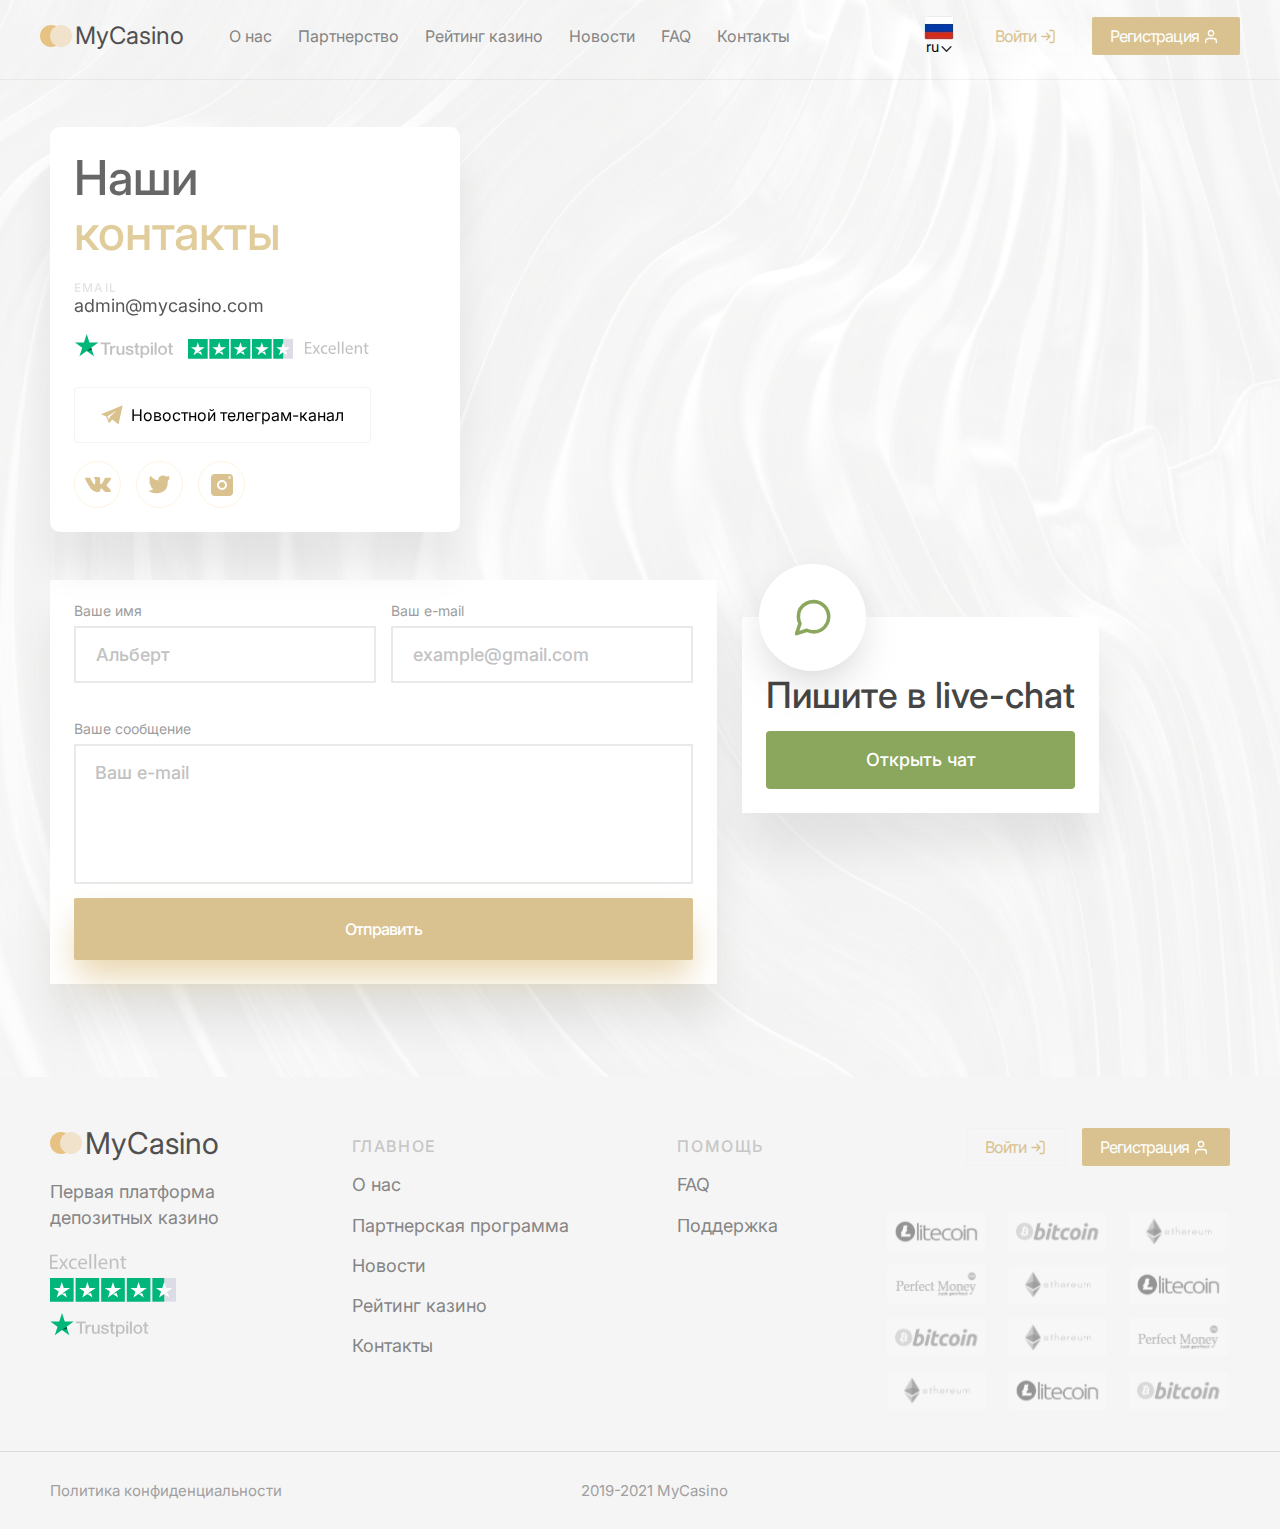
<file: contacts.html>
<!DOCTYPE html><html lang="ru"><head>	<title>Новости</title>	<meta charset="UTF-8">	<meta name="format-detection" content="telephone=no">	<link rel="stylesheet" href="css/style.min.css">	<link rel="shortcut icon" href="favicon.ico">	<link href="https://fonts.googleapis.com/css2?family=Inter:wght@300;400&display=swap" rel="stylesheet">	<!-- <meta name="robots" content="noindex, nofollow"> -->	<!-- <meta name="viewport" content="width=device-width, initial-scale=1.0, maximum-scale=1.0, user-scalable=0"> -->	<meta name="viewport" content="width=device-width, initial-scale=1.0"></head><body>   <div class="wrapper">      <header class="header">	<div class="header__content">		<div class="header__left-wrapp">			<div class="header__logo">				<a href="index.html" class="header__logo-link"><span>MyCasino</span></a>			</div>			<div class="header__menu menu">				<div class="menu__icon icon-menu">					<span></span>					<span></span>					<span></span>				</div>				<nav class="menu__body">					<ul class="menu__list">						<li><a href="about.html" class="menu__link">О нас</a></li>						<li><a href="partner.html" class="menu__link">Партнерство</a></li>						<li><a href="raiting.html" class="menu__link">Рейтинг казино</a></li>						<li><a href="news.html" class="menu__link">Новости</a></li>						<li><a href="FAQ.html" class="menu__link">FAQ</a></li>						<li><a href="contacts.html" class="menu__link">Контакты</a></li>					</ul>				</nav>			</div>		</div>		<div class="header__settings">			<div class="header__select-lang ">				<div class="header__select-wrapp">					<div class="header__lang-pic">						<picture><source srcset="img/header/rus.webp" type="image/webp"><img src="img/header/rus.png" alt=""></picture>					</div>					<select name="lang" class="header__select">						<option value="ru" selected>ru</option>						<option value="eng">eng</option>						<option value="ger">Ger</option>					</select>				</div>			</div>			<a data-modal="modal-2" data-da=".menu__body, 565,3" href="#"				class="header__enter-button enter-button md-trigger">				<span>Войти</span>			</a>			<a data-modal="modal-1" data-da=".menu__body, 565,4" href="#"				class="header__registr-button md-trigger"><span>Регистрация</span></a>		</div>	</div>	<div class="md-modal md-effect-9" id="modal-1">		<div class="header__logo header__logo_modal">			<a href="index.html" class="header__logo-link header__logo-link_m"><span>MyCasino</span></a>		</div>		<div class="md-content md-content1">			<div class="md-content1__title-row">				<div class="md-content1__name">РЕГИСТРАЦИЯ</div>				<div data-modal="modal-2" class="md-content1__button-enter md-trigger"><span>Войти</span></div>			</div>			<form action="sender.php" class="md-content1__body" method="POST">				<div class="md-content1__label">ЛОГИН</div>				<input autocomplete="off" type="text" name="form[]" data-error="Ошибка" data-value="TranBeer"					class="md-content1__input">				<div class="md-content1__label">E-MAIL</div>				<input autocomplete="off" type="text" name="form[]" data-error="Ошибка" data-value="hicktox@gmaill.com"					class="md-content1__input">				<div class="md-content1__label">ПАРОЛЬ</div>				<input type="password" autocomplete="off" type="text" name="form[]" data-error="Ошибка"					data-value="TranBeer" class="md-content1__password">				<div class="md-content1__label">ПОВТОРИТЕ ПАРОЛь</div>				<input type="password" autocomplete="off" type="text" name="form[]" data-error="Ошибка"					data-value="TranBeer" class="md-content1__password">				<button class="md-content1__button">ДАЛЕЕ</button>				<div class="md-content1__checkbox">					<label class="checkbox">						<input data-error="Ошибка" class="checkbox__input" type="checkbox" value="1" name="form[]">						<span class="checkbox__text"><span>By signing up above, I confirm that I agree to the <a href="">Terms									of Service, Privacy Policy, and Cookies Policy.</a></span></span>					</label>				</div>				<div class="status"></div>			</form>			<div class="md-close md-close_non">			</div>		</div>	</div>	<div class="md-modal md-effect-11" id="modal-2">		<div class="header__logo header__logo_modal header__logo_modal2">			<a href="index.html" class="header__logo-link header__logo-link_m"><span>MyCasino</span></a>		</div>		<div class="md-content md-content1">			<div class="md-content1__title-row">				<div class="md-content1__name">ВОЙТИ</div>				<div class="md-content1__button-enter md-content1__button-enter_registration">					<span>Регистрация</span>				</div>			</div>			<form action=" sender.php" class="md-content1__body" method="POST">				<div class="md-content1__label">ЛОГИН</div>				<input autocomplete="off" type="text" name="form[]" data-error="Ошибка" data-value="Hicktox"					class="md-content1__input">				<div class="md-content1__label">ПАРОЛЬ</div>				<input type="password" autocomplete="off" type="text" name="form[]" data-error="Ошибка"					data-value="TranBeer" class="md-content1__password">				<a href="#" class="md-content1__label md-content1__label">Забыли пароль?</a>				<div class="md-content1__captcha">					<div class="g-recaptcha" data-sitekey="6KepjAsTFFFFFFMqccY0ZiGqc3TEd3YVxo8cHsGX"></div>					<div class="text-danger" id="recaptchaError"></div>				</div>				<button class="md-content1__button md-content1__button">ДАЛЕЕ</button>				<div class="md-content1__checkbox">					<label class="checkbox">						<input data-error="Ошибка" class="checkbox__input" type="checkbox" value="1" name="form[]">						<span class="checkbox__text"><span>By signing up above, I confirm that I agree to the <a href="">Terms									of Service, Privacy Policy, and Cookies Policy.</a></span></span>					</label>				</div>				<div class="status"></div>			</form>			<div class="md-close md-close_non">			</div>		</div>	</div>	<div class="md-overlay"></div><!-- Обязателен!!! the overlay element --></header>      <main class="page">         <section class="page__sec1-contacts sec1-contacts">            <div class="sec1-contacts__bg">               <picture><source srcset="img/contacts/bg-contacts.webp" type="image/webp"><img src="img/contacts/bg-contacts.png" alt=""></picture>            </div>            <div class="sec1-contacts__body _container">               <div class="sec1-contacts__map-block map-block">                  <div class="map-block__info-part">                     <div class="map-block__title title">Наши <span>контакты</span></div>                     <div class="map-block__label">EMAIL</div>                     <div class="map-block__adress">admin@mycasino.com</div>                     <div class="map-block__stars-pic">                        <picture><source srcset="img/contacts/stars.svg" type="image/webp"><img src="img/contacts/stars.svg" alt=""></picture>                     </div>                     <a href="#" class="map-block__telega-btn">                        <span>Новостной телеграм-канал</span>                     </a>                     <div class="map-block__link-row">                        <a href="#" class="map-block__link"><picture><source srcset="img/contacts/socials/vk.svg" type="image/webp"><img src="img/contacts/socials/vk.svg" alt=""></picture></a>                        <a href="#" class="map-block__link"><picture><source srcset="img/contacts/socials/twit.svg" type="image/webp"><img src="img/contacts/socials/twit.svg" alt=""></picture></a>                        <a href="#" class="map-block__link"><picture><source srcset="img/contacts/socials/insta.svg" type="image/webp"><img src="img/contacts/socials/insta.svg" alt=""></picture></a>                     </div>                  </div>                  <div class="map-block__map-part">                     <iframe                        src="https://www.google.com/maps/embed?pb=!1m18!1m12!1m3!1d14763.783995163425!2d114.17025442993922!3d22.31788196502948!2m3!1f0!2f0!3f0!3m2!1i1024!2i768!4f13.1!3m3!1m2!1s0x340400db28dc2b2b%3A0xc36c1f8cdcea3ade!2zSG8gTWFuIFRpbiwg0JPQvtC90LrQvtC90LM!5e0!3m2!1sru!2sua!4v1620930629042!5m2!1sru!2sua"                        width="600" height="450" style="border:0;" allowfullscreen="" loading="lazy"></iframe>                  </div>               </div>               <div class="sec1-contacts__form-block form-block">                  <form action="#" class="form-block__send-form">                     <div class="form-block__inputs-row">                        <div class="form-block__item">                           <div class="form-block__label">Ваше имя</div>                           <input autocomplete="off" type="text" name="form[]" data-error="Ошибка" data-value="Альберт"                              class="form-block__input input">                        </div>                        <div class="form-block__item">                           <div class="form-block__label">Ваш e-mail</div>                           <input autocomplete="off" type="text" name="form[]" data-error="Ошибка"                              data-value="example@gmail.com" class="form-block__input input">                        </div>                     </div>                     <div class="form-block__label">Ваше сообщение</div>                     <textarea autocomplete="off" name="form[]" data-value="Ваш e-mail" data-error="Ошибка"                        class="form-block__txt input"></textarea>                     <button class="form-block__button btn-gold">Отправить</button>                  </form>                  <div class="form-block__chat-form chat-form">                     <div class="chat-form__icon">                        <picture><source srcset="img/contacts/socials/message-green.svg" type="image/webp"><img src="img/contacts/socials/message-green.svg" alt=""></picture>                     </div>                     <div class="chat-form__wrapp">                        <div class="chat-form__title">Пишите в live-chat</div>                        <a href="#" class="chat-form__button">Открыть чат</a>                     </div>                  </div>               </div>            </div>         </section>      </main>      <footer class="footer">	<div class="footer__content _container">		<div class="footer__top-row">			<div class="footer__stars">				<div class="footer__logo">					<a href="index.html" class="header__logo-link header__logo-link_f"><span>MyCasino</span></a>				</div>				<div class="footer__underlogo">Первая платформа депозитных казино</div>				<div class="footer__srar">					<picture><source srcset="img/main/footer/star.svg" type="image/webp"><img src="img/main/footer/star.svg" alt=""></picture>				</div>			</div>			<div class="footer__main">				<div class="footer__main-title">Главное</div>				<ul class="footer__main-list">					<li><a href="about.html" class="footer__main-link">О нас</a></li>					<li><a href="partner.html" class="footer__main-link">Партнерская программа</a></li>					<li><a href="news.html" class="footer__main-link">Новости</a></li>					<li><a href="raiting.html" class="footer__main-link">Рейтинг казино</a></li>					<li><a href="contacts.html" class="footer__main-link">Контакты</a></li>				</ul>			</div>			<div class="footer__help">				<div class="footer__main-title">ПОМОЩЬ</div>				<ul class="footer__main-list">					<li><a href="FAQ.html" class="footer__main-link">FAQ</a></li>					<li><a href="#" class="footer__main-link">Поддержка</a></li>				</ul>			</div>			<div class="footer__cripta">				<div class="footer__button-row">					<a href="#" class="header__enter-button enter-button">						<span>Войти</span>					</a>					<a href="#" class="header__registr-button"><span>Регистрация</span></a>				</div>				<div class="footer__wallets">					<div class="footer__wallet">						<picture><source srcset="img/main/footer/01.svg" type="image/webp"><img src="img/main/footer/01.svg" alt=""></picture>					</div>					<div class="footer__wallet">						<picture><source srcset="img/main/footer/02.svg" type="image/webp"><img src="img/main/footer/02.svg" alt=""></picture>					</div>					<div class="footer__wallet">						<picture><source srcset="img/main/footer/03.svg" type="image/webp"><img src="img/main/footer/03.svg" alt=""></picture>					</div>					<div class="footer__wallet">						<picture><source srcset="img/main/footer/04.svg" type="image/webp"><img src="img/main/footer/04.svg" alt=""></picture>					</div>					<div class="footer__wallet">						<picture><source srcset="img/main/footer/03.svg" type="image/webp"><img src="img/main/footer/03.svg" alt=""></picture>					</div>					<div class="footer__wallet">						<picture><source srcset="img/main/footer/01.svg" type="image/webp"><img src="img/main/footer/01.svg" alt=""></picture>					</div>					<div class="footer__wallet">						<picture><source srcset="img/main/footer/02.svg" type="image/webp"><img src="img/main/footer/02.svg" alt=""></picture>					</div>					<div class="footer__wallet">						<picture><source srcset="img/main/footer/03.svg" type="image/webp"><img src="img/main/footer/03.svg" alt=""></picture>					</div>					<div class="footer__wallet">						<picture><source srcset="img/main/footer/04.svg" type="image/webp"><img src="img/main/footer/04.svg" alt=""></picture>					</div>					<div class="footer__wallet">						<picture><source srcset="img/main/footer/03.svg" type="image/webp"><img src="img/main/footer/03.svg" alt=""></picture>					</div>					<div class="footer__wallet">						<picture><source srcset="img/main/footer/01.svg" type="image/webp"><img src="img/main/footer/01.svg" alt=""></picture>					</div>					<div class="footer__wallet">						<picture><source srcset="img/main/footer/02.svg" type="image/webp"><img src="img/main/footer/02.svg" alt=""></picture>					</div>				</div>			</div>		</div>		<div class="footer__bottom-row">			<div class="footer__bottom-konfidental">				Политика конфиденциальности			</div>			<div class="footer__bottom-name">				2019-2021 MyCasino			</div>		</div>	</div></footer>   </div>   <script src="https://code.jquery.com/jquery-3.3.1.min.js"></script><script src="js/vendors.min.js"></script><script src="js/app.min.js"></script><script src='https://www.google.com/recaptcha/api.js'></script></body></html>
</file>
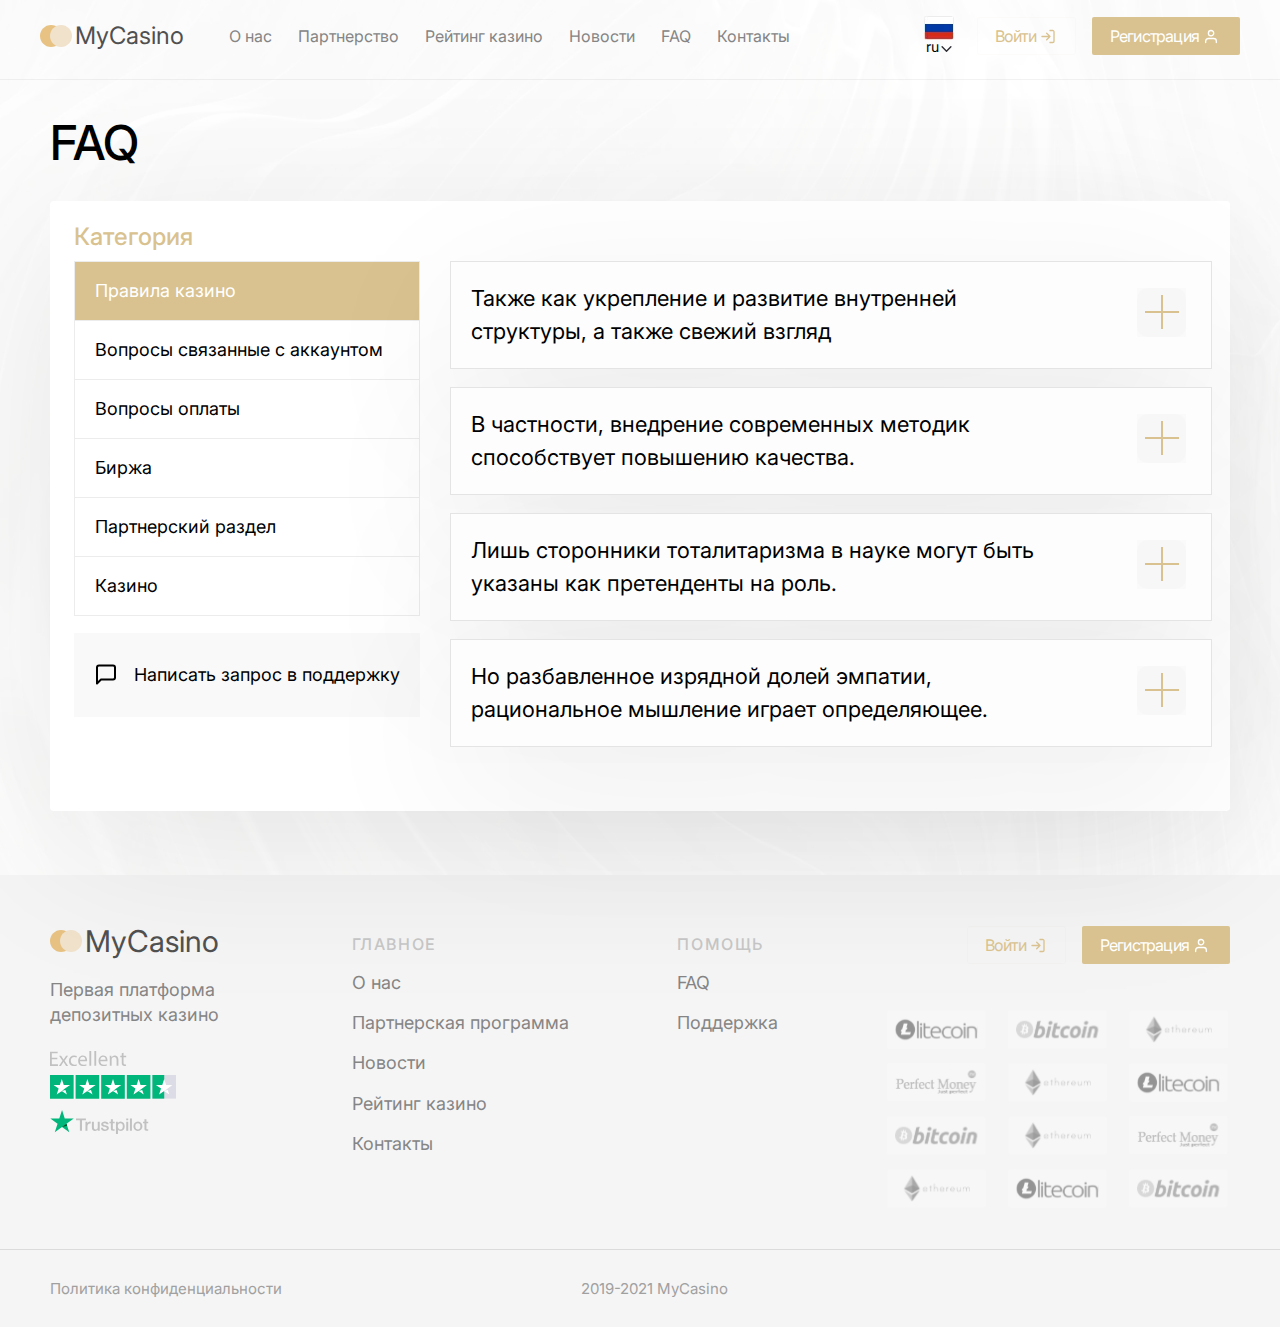
<file: FAQ.html>
<!DOCTYPE html><html lang="ru"><head>	<title>Новости</title>	<meta charset="UTF-8">	<meta name="format-detection" content="telephone=no">	<link rel="stylesheet" href="css/style.min.css">	<link rel="shortcut icon" href="favicon.ico">	<link href="https://fonts.googleapis.com/css2?family=Inter:wght@300;400&display=swap" rel="stylesheet">	<!-- <meta name="robots" content="noindex, nofollow"> -->	<!-- <meta name="viewport" content="width=device-width, initial-scale=1.0, maximum-scale=1.0, user-scalable=0"> -->	<meta name="viewport" content="width=device-width, initial-scale=1.0"></head><body>   <div class="wrapper">      <header class="header">	<div class="header__content">		<div class="header__left-wrapp">			<div class="header__logo">				<a href="index.html" class="header__logo-link"><span>MyCasino</span></a>			</div>			<div class="header__menu menu">				<div class="menu__icon icon-menu">					<span></span>					<span></span>					<span></span>				</div>				<nav class="menu__body">					<ul class="menu__list">						<li><a href="about.html" class="menu__link">О нас</a></li>						<li><a href="partner.html" class="menu__link">Партнерство</a></li>						<li><a href="raiting.html" class="menu__link">Рейтинг казино</a></li>						<li><a href="news.html" class="menu__link">Новости</a></li>						<li><a href="FAQ.html" class="menu__link">FAQ</a></li>						<li><a href="contacts.html" class="menu__link">Контакты</a></li>					</ul>				</nav>			</div>		</div>		<div class="header__settings">			<div class="header__select-lang ">				<div class="header__select-wrapp">					<div class="header__lang-pic">						<picture><source srcset="img/header/rus.webp" type="image/webp"><img src="img/header/rus.png" alt=""></picture>					</div>					<select name="lang" class="header__select">						<option value="ru" selected>ru</option>						<option value="eng">eng</option>						<option value="ger">Ger</option>					</select>				</div>			</div>			<a data-modal="modal-2" data-da=".menu__body, 565,3" href="#"				class="header__enter-button enter-button md-trigger">				<span>Войти</span>			</a>			<a data-modal="modal-1" data-da=".menu__body, 565,4" href="#"				class="header__registr-button md-trigger"><span>Регистрация</span></a>		</div>	</div>	<div class="md-modal md-effect-9" id="modal-1">		<div class="header__logo header__logo_modal">			<a href="index.html" class="header__logo-link header__logo-link_m"><span>MyCasino</span></a>		</div>		<div class="md-content md-content1">			<div class="md-content1__title-row">				<div class="md-content1__name">РЕГИСТРАЦИЯ</div>				<div data-modal="modal-2" class="md-content1__button-enter md-trigger"><span>Войти</span></div>			</div>			<form action="sender.php" class="md-content1__body" method="POST">				<div class="md-content1__label">ЛОГИН</div>				<input autocomplete="off" type="text" name="form[]" data-error="Ошибка" data-value="TranBeer"					class="md-content1__input">				<div class="md-content1__label">E-MAIL</div>				<input autocomplete="off" type="text" name="form[]" data-error="Ошибка" data-value="hicktox@gmaill.com"					class="md-content1__input">				<div class="md-content1__label">ПАРОЛЬ</div>				<input type="password" autocomplete="off" type="text" name="form[]" data-error="Ошибка"					data-value="TranBeer" class="md-content1__password">				<div class="md-content1__label">ПОВТОРИТЕ ПАРОЛь</div>				<input type="password" autocomplete="off" type="text" name="form[]" data-error="Ошибка"					data-value="TranBeer" class="md-content1__password">				<button class="md-content1__button">ДАЛЕЕ</button>				<div class="md-content1__checkbox">					<label class="checkbox">						<input data-error="Ошибка" class="checkbox__input" type="checkbox" value="1" name="form[]">						<span class="checkbox__text"><span>By signing up above, I confirm that I agree to the <a href="">Terms									of Service, Privacy Policy, and Cookies Policy.</a></span></span>					</label>				</div>				<div class="status"></div>			</form>			<div class="md-close md-close_non">			</div>		</div>	</div>	<div class="md-modal md-effect-11" id="modal-2">		<div class="header__logo header__logo_modal header__logo_modal2">			<a href="index.html" class="header__logo-link header__logo-link_m"><span>MyCasino</span></a>		</div>		<div class="md-content md-content1">			<div class="md-content1__title-row">				<div class="md-content1__name">ВОЙТИ</div>				<div class="md-content1__button-enter md-content1__button-enter_registration">					<span>Регистрация</span>				</div>			</div>			<form action=" sender.php" class="md-content1__body" method="POST">				<div class="md-content1__label">ЛОГИН</div>				<input autocomplete="off" type="text" name="form[]" data-error="Ошибка" data-value="Hicktox"					class="md-content1__input">				<div class="md-content1__label">ПАРОЛЬ</div>				<input type="password" autocomplete="off" type="text" name="form[]" data-error="Ошибка"					data-value="TranBeer" class="md-content1__password">				<a href="#" class="md-content1__label md-content1__label">Забыли пароль?</a>				<div class="md-content1__captcha">					<div class="g-recaptcha" data-sitekey="6KepjAsTFFFFFFMqccY0ZiGqc3TEd3YVxo8cHsGX"></div>					<div class="text-danger" id="recaptchaError"></div>				</div>				<button class="md-content1__button md-content1__button">ДАЛЕЕ</button>				<div class="md-content1__checkbox">					<label class="checkbox">						<input data-error="Ошибка" class="checkbox__input" type="checkbox" value="1" name="form[]">						<span class="checkbox__text"><span>By signing up above, I confirm that I agree to the <a href="">Terms									of Service, Privacy Policy, and Cookies Policy.</a></span></span>					</label>				</div>				<div class="status"></div>			</form>			<div class="md-close md-close_non">			</div>		</div>	</div>	<div class="md-overlay"></div><!-- Обязателен!!! the overlay element --></header>      <main class="page">         <section class="page__secFAQ secFAQ">            <div class="secFAQ__bg">               <picture><source srcset="img/FAQ/FAQ-bg.webp" type="image/webp"><img src="img/FAQ/FAQ-bg.png" alt=""></picture>            </div>            <div class="secFAQ__body _container">               <div class="secFAQ__title">FAQ</div>               <div class="secFAQ__category-box">                  <div class="secFAQ__name">Категория</div>                  <div class="secFAQ__tabs-FAQ tabs-FAQ _tabs">                     <div class="tabs-FAQ__wrapp">                        <nav class="tabs-FAQ__nav">                           <div class="tabs-FAQ__item _tabs-item _active">Правила казино</div>                           <div class="tabs-FAQ__item _tabs-item">Вопросы связанные с аккаунтом</div>                           <div class="tabs-FAQ__item _tabs-item">Вопросы оплаты</div>                           <div class="tabs-FAQ__item _tabs-item">Биржа</div>                           <div class="tabs-FAQ__item _tabs-item">Партнерский раздел</div>                           <div class="tabs-FAQ__item _tabs-item">Казино</div>                        </nav>                        <div class="tabs-FAQ__inquiry">                           <a href="" class="tabs-FAQ__inquiry-link"> <span>Написать запрос в поддержку</span>                        </div></a>                     </div>                     <div class="tabs-FAQ__content">                        <div class="tabs-FAQ__block _tabs-block _active">                           <div class="tabs-FAQ__spollers-block spollers-block _spollers _one">                              <div class="spollers-block__item">                                 <div class="spollers-block__title _spoller">                                    Также как укрепление и развитие внутренней структуры, а также свежий взгляд                                 </div>                                 <div class="spollers-block__body">                                    Идейные соображения высшего порядка, а также понимание сути ресурсосберегающих                                    технологий предопределяет высокую востребованность экономической целесообразности                                    принимаемых решений!                                 </div>                              </div>                              <div class="spollers-block__item">                                 <div class="spollers-block__title _spoller">                                    В частности, внедрение современных методик способствует повышению качества.                                 </div>                                 <div class="spollers-block__body">                                    2 Идейные соображения высшего порядка, а также понимание сути ресурсосберегающих                                    технологий предопределяет высокую востребованность экономической целесообразности                                    принимаемых решений!                                 </div>                              </div>                              <div class="spollers-block__item">                                 <div class="spollers-block__title _spoller">                                    Лишь сторонники тоталитаризма в науке могут быть указаны как претенденты на роль.                                 </div>                                 <div class="spollers-block__body">                                    3 Идейные соображения высшего порядка, а также понимание сути ресурсосберегающих                                    технологий предопределяет высокую востребованность экономической целесообразности                                    принимаемых решений!                                 </div>                              </div>                              <div class="spollers-block__item">                                 <div class="spollers-block__title _spoller">                                    Но разбавленное изрядной долей эмпатии, рациональное мышление играет определяющее.                                 </div>                                 <div class="spollers-block__body">                                    4 Идейные соображения высшего порядка, а также понимание сути ресурсосберегающих                                    технологий предопределяет высокую востребованность экономической целесообразности                                    принимаемых решений!                                 </div>                              </div>                           </div>                        </div>                        <div class="tabs-FAQ__block _tabs-block">                           <div class="tabs-FAQ__spollers-block spollers-block _spollers _one">                              <div class="spollers-block__item">                                 <div class="spollers-block__title _spoller">                                    2 Также как укрепление и развитие внутренней структуры, а также свежий взгляд                                 </div>                                 <div class="spollers-block__body">                                    Идейные соображения высшего порядка, а также понимание сути ресурсосберегающих                                    технологий предопределяет высокую востребованность экономической целесообразности                                    принимаемых решений!                                 </div>                              </div>                              <div class="spollers-block__item">                                 <div class="spollers-block__title _spoller">                                    В частности, внедрение современных методик способствует повышению качества.                                 </div>                                 <div class="spollers-block__body">                                    2 Идейные соображения высшего порядка, а также понимание сути ресурсосберегающих                                    технологий предопределяет высокую востребованность экономической целесообразности                                    принимаемых решений!                                 </div>                              </div>                              <div class="spollers-block__item">                                 <div class="spollers-block__title _spoller">                                    Лишь сторонники тоталитаризма в науке могут быть указаны как претенденты на роль.                                 </div>                                 <div class="spollers-block__body">                                    3 Идейные соображения высшего порядка, а также понимание сути ресурсосберегающих                                    технологий предопределяет высокую востребованность экономической целесообразности                                    принимаемых решений!                                 </div>                              </div>                              <div class="spollers-block__item">                                 <div class="spollers-block__title _spoller">                                    Но разбавленное изрядной долей эмпатии, рациональное мышление играет определяющее.                                 </div>                                 <div class="spollers-block__body">                                    4 Идейные соображения высшего порядка, а также понимание сути ресурсосберегающих                                    технологий предопределяет высокую востребованность экономической целесообразности                                    принимаемых решений!                                 </div>                              </div>                           </div>                        </div>                        <div class="tabs-FAQ__block _tabs-block ">                           <div class="tabs-FAQ__spollers-block spollers-block _spollers _one">                              <div class="spollers-block__item">                                 <div class="spollers-block__title _spoller">                                    3Также как укрепление и развитие внутренней структуры, а также свежий взгляд                                 </div>                                 <div class="spollers-block__body">                                    Идейные соображения высшего порядка, а также понимание сути ресурсосберегающих                                    технологий предопределяет высокую востребованность экономической целесообразности                                    принимаемых решений!                                 </div>                              </div>                              <div class="spollers-block__item">                                 <div class="spollers-block__title _spoller">                                    В частности, внедрение современных методик способствует повышению качества.                                 </div>                                 <div class="spollers-block__body">                                    2 Идейные соображения высшего порядка, а также понимание сути ресурсосберегающих                                    технологий предопределяет высокую востребованность экономической целесообразности                                    принимаемых решений!                                 </div>                              </div>                              <div class="spollers-block__item">                                 <div class="spollers-block__title _spoller">                                    Лишь сторонники тоталитаризма в науке могут быть указаны как претенденты на роль.                                 </div>                                 <div class="spollers-block__body">                                    3 Идейные соображения высшего порядка, а также понимание сути ресурсосберегающих                                    технологий предопределяет высокую востребованность экономической целесообразности                                    принимаемых решений!                                 </div>                              </div>                              <div class="spollers-block__item">                                 <div class="spollers-block__title _spoller">                                    Но разбавленное изрядной долей эмпатии, рациональное мышление играет определяющее.                                 </div>                                 <div class="spollers-block__body">                                    4 Идейные соображения высшего порядка, а также понимание сути ресурсосберегающих                                    технологий предопределяет высокую востребованность экономической целесообразности                                    принимаемых решений!                                 </div>                              </div>                           </div>                        </div>                        <div class="tabs-FAQ__block _tabs-block ">                           <div class="tabs-FAQ__spollers-block spollers-block _spollers _one">                              <div class="spollers-block__item">                                 <div class="spollers-block__title _spoller">                                    4Также как укрепление и развитие внутренней структуры, а также свежий взгляд                                 </div>                                 <div class="spollers-block__body">                                    Идейные соображения высшего порядка, а также понимание сути ресурсосберегающих                                    технологий предопределяет высокую востребованность экономической целесообразности                                    принимаемых решений!                                 </div>                              </div>                              <div class="spollers-block__item">                                 <div class="spollers-block__title _spoller">                                    В частности, внедрение современных методик способствует повышению качества.                                 </div>                                 <div class="spollers-block__body">                                    2 Идейные соображения высшего порядка, а также понимание сути ресурсосберегающих                                    технологий предопределяет высокую востребованность экономической целесообразности                                    принимаемых решений!                                 </div>                              </div>                              <div class="spollers-block__item">                                 <div class="spollers-block__title _spoller">                                    Лишь сторонники тоталитаризма в науке могут быть указаны как претенденты на роль.                                 </div>                                 <div class="spollers-block__body">                                    3 Идейные соображения высшего порядка, а также понимание сути ресурсосберегающих                                    технологий предопределяет высокую востребованность экономической целесообразности                                    принимаемых решений!                                 </div>                              </div>                              <div class="spollers-block__item">                                 <div class="spollers-block__title _spoller">                                    Но разбавленное изрядной долей эмпатии, рациональное мышление играет определяющее.                                 </div>                                 <div class="spollers-block__body">                                    4 Идейные соображения высшего порядка, а также понимание сути ресурсосберегающих                                    технологий предопределяет высокую востребованность экономической целесообразности                                    принимаемых решений!                                 </div>                              </div>                           </div>                        </div>                        <div class="tabs-FAQ__block _tabs-block ">                           <div class="tabs-FAQ__spollers-block spollers-block _spollers _one">                              <div class="spollers-block__item">                                 <div class="spollers-block__title _spoller">                                    5 Также как укрепление и развитие внутренней структуры, а также свежий взгляд                                 </div>                                 <div class="spollers-block__body">                                    Идейные соображения высшего порядка, а также понимание сути ресурсосберегающих                                    технологий предопределяет высокую востребованность экономической целесообразности                                    принимаемых решений!                                 </div>                              </div>                              <div class="spollers-block__item">                                 <div class="spollers-block__title _spoller">                                    В частности, внедрение современных методик способствует повышению качества.                                 </div>                                 <div class="spollers-block__body">                                    2 Идейные соображения высшего порядка, а также понимание сути ресурсосберегающих                                    технологий предопределяет высокую востребованность экономической целесообразности                                    принимаемых решений!                                 </div>                              </div>                              <div class="spollers-block__item">                                 <div class="spollers-block__title _spoller">                                    Лишь сторонники тоталитаризма в науке могут быть указаны как претенденты на роль.                                 </div>                                 <div class="spollers-block__body">                                    3 Идейные соображения высшего порядка, а также понимание сути ресурсосберегающих                                    технологий предопределяет высокую востребованность экономической целесообразности                                    принимаемых решений!                                 </div>                              </div>                              <div class="spollers-block__item">                                 <div class="spollers-block__title _spoller">                                    Но разбавленное изрядной долей эмпатии, рациональное мышление играет определяющее.                                 </div>                                 <div class="spollers-block__body">                                    4 Идейные соображения высшего порядка, а также понимание сути ресурсосберегающих                                    технологий предопределяет высокую востребованность экономической целесообразности                                    принимаемых решений!                                 </div>                              </div>                           </div>                        </div>                        <div class="tabs-FAQ__block _tabs-block ">                           <div class="tabs-FAQ__spollers-block spollers-block _spollers _one">                              <div class="spollers-block__item">                                 <div class="spollers-block__title _spoller">                                    6 Также как укрепление и развитие внутренней структуры, а также свежий взгляд                                 </div>                                 <div class="spollers-block__body">                                    Идейные соображения высшего порядка, а также понимание сути ресурсосберегающих                                    технологий предопределяет высокую востребованность экономической целесообразности                                    принимаемых решений!                                 </div>                              </div>                              <div class="spollers-block__item">                                 <div class="spollers-block__title _spoller">                                    В частности, внедрение современных методик способствует повышению качества.                                 </div>                                 <div class="spollers-block__body">                                    2 Идейные соображения высшего порядка, а также понимание сути ресурсосберегающих                                    технологий предопределяет высокую востребованность экономической целесообразности                                    принимаемых решений!                                 </div>                              </div>                              <div class="spollers-block__item">                                 <div class="spollers-block__title _spoller">                                    Лишь сторонники тоталитаризма в науке могут быть указаны как претенденты на роль.                                 </div>                                 <div class="spollers-block__body">                                    3 Идейные соображения высшего порядка, а также понимание сути ресурсосберегающих                                    технологий предопределяет высокую востребованность экономической целесообразности                                    принимаемых решений!                                 </div>                              </div>                              <div class="spollers-block__item">                                 <div class="spollers-block__title _spoller">                                    Но разбавленное изрядной долей эмпатии, рациональное мышление играет определяющее.                                 </div>                                 <div class="spollers-block__body">                                    4 Идейные соображения высшего порядка, а также понимание сути ресурсосберегающих                                    технологий предопределяет высокую востребованность экономической целесообразности                                    принимаемых решений!                                 </div>                              </div>                           </div>                        </div>                     </div>                  </div>               </div>            </div>         </section>      </main>      <footer class="footer">	<div class="footer__content _container">		<div class="footer__top-row">			<div class="footer__stars">				<div class="footer__logo">					<a href="index.html" class="header__logo-link header__logo-link_f"><span>MyCasino</span></a>				</div>				<div class="footer__underlogo">Первая платформа депозитных казино</div>				<div class="footer__srar">					<picture><source srcset="img/main/footer/star.svg" type="image/webp"><img src="img/main/footer/star.svg" alt=""></picture>				</div>			</div>			<div class="footer__main">				<div class="footer__main-title">Главное</div>				<ul class="footer__main-list">					<li><a href="about.html" class="footer__main-link">О нас</a></li>					<li><a href="partner.html" class="footer__main-link">Партнерская программа</a></li>					<li><a href="news.html" class="footer__main-link">Новости</a></li>					<li><a href="raiting.html" class="footer__main-link">Рейтинг казино</a></li>					<li><a href="contacts.html" class="footer__main-link">Контакты</a></li>				</ul>			</div>			<div class="footer__help">				<div class="footer__main-title">ПОМОЩЬ</div>				<ul class="footer__main-list">					<li><a href="FAQ.html" class="footer__main-link">FAQ</a></li>					<li><a href="#" class="footer__main-link">Поддержка</a></li>				</ul>			</div>			<div class="footer__cripta">				<div class="footer__button-row">					<a href="#" class="header__enter-button enter-button">						<span>Войти</span>					</a>					<a href="#" class="header__registr-button"><span>Регистрация</span></a>				</div>				<div class="footer__wallets">					<div class="footer__wallet">						<picture><source srcset="img/main/footer/01.svg" type="image/webp"><img src="img/main/footer/01.svg" alt=""></picture>					</div>					<div class="footer__wallet">						<picture><source srcset="img/main/footer/02.svg" type="image/webp"><img src="img/main/footer/02.svg" alt=""></picture>					</div>					<div class="footer__wallet">						<picture><source srcset="img/main/footer/03.svg" type="image/webp"><img src="img/main/footer/03.svg" alt=""></picture>					</div>					<div class="footer__wallet">						<picture><source srcset="img/main/footer/04.svg" type="image/webp"><img src="img/main/footer/04.svg" alt=""></picture>					</div>					<div class="footer__wallet">						<picture><source srcset="img/main/footer/03.svg" type="image/webp"><img src="img/main/footer/03.svg" alt=""></picture>					</div>					<div class="footer__wallet">						<picture><source srcset="img/main/footer/01.svg" type="image/webp"><img src="img/main/footer/01.svg" alt=""></picture>					</div>					<div class="footer__wallet">						<picture><source srcset="img/main/footer/02.svg" type="image/webp"><img src="img/main/footer/02.svg" alt=""></picture>					</div>					<div class="footer__wallet">						<picture><source srcset="img/main/footer/03.svg" type="image/webp"><img src="img/main/footer/03.svg" alt=""></picture>					</div>					<div class="footer__wallet">						<picture><source srcset="img/main/footer/04.svg" type="image/webp"><img src="img/main/footer/04.svg" alt=""></picture>					</div>					<div class="footer__wallet">						<picture><source srcset="img/main/footer/03.svg" type="image/webp"><img src="img/main/footer/03.svg" alt=""></picture>					</div>					<div class="footer__wallet">						<picture><source srcset="img/main/footer/01.svg" type="image/webp"><img src="img/main/footer/01.svg" alt=""></picture>					</div>					<div class="footer__wallet">						<picture><source srcset="img/main/footer/02.svg" type="image/webp"><img src="img/main/footer/02.svg" alt=""></picture>					</div>				</div>			</div>		</div>		<div class="footer__bottom-row">			<div class="footer__bottom-konfidental">				Политика конфиденциальности			</div>			<div class="footer__bottom-name">				2019-2021 MyCasino			</div>		</div>	</div></footer>   </div>   <script src="https://code.jquery.com/jquery-3.3.1.min.js"></script><script src="js/vendors.min.js"></script><script src="js/app.min.js"></script><script src='https://www.google.com/recaptcha/api.js'></script></body></html>
</file>
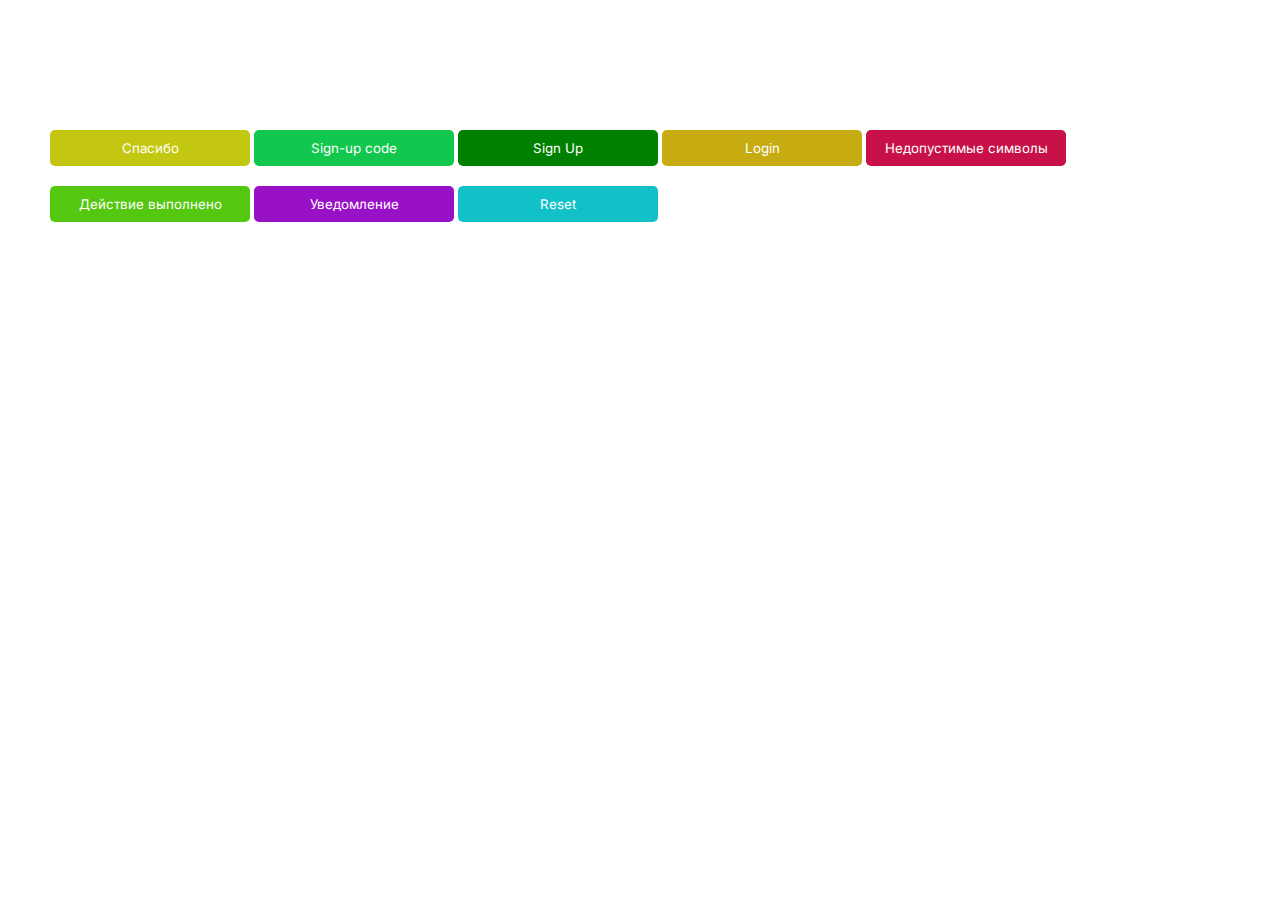
<file: modal.html>
<!DOCTYPE html><html lang="ru"><head>	<title>Новости</title>	<meta charset="UTF-8">	<meta name="format-detection" content="telephone=no">	<link rel="stylesheet" href="css/style.min.css">	<link rel="shortcut icon" href="favicon.ico">	<link href="https://fonts.googleapis.com/css2?family=Inter:wght@300;400&display=swap" rel="stylesheet">	<!-- <meta name="robots" content="noindex, nofollow"> -->	<!-- <meta name="viewport" content="width=device-width, initial-scale=1.0, maximum-scale=1.0, user-scalable=0"> -->	<meta name="viewport" content="width=device-width, initial-scale=1.0"></head><body>   <div class="wrapper">      <main class="page">         <div class="page__oll-modal _container">            <div class="modal">               <!--////////////////////////////////////////////////////////////////////////////////////////////////////////-->               <button data-modal="modal-8" class="modal8  md-trigger">Спасибо</button>               <div class="md-modal md-effect-10" id="modal-8">                  <div class="md-content md-content1">                     <form action="sender.php" class="md-content1__body" method="POST">                        <div class="md-content1__check">                           <div class="md-content1__circle1">                              <picture><source srcset="img/modal/circle_check.svg" type="image/webp"><img src="img/modal/circle_check.svg" alt=""></picture>                           </div>                        </div>                        <div class="md-content1__result">Регистрация завершена</div>                        <div class="md-content1__congratulation">Спасибо</div>                        <a href="modal.html" class="md-content1__button md-content1__button_ok">OK</a>                        <div class="status"></div>                     </form>                     <div class="md-close md-close_non">                     </div>                  </div>               </div>               <!--////////////////////////////////////////////////////////////////////////////////////////////////////////-->               <button data-modal="modal-7" class="modal7  md-trigger">Sign-up code</button>               <div class="md-modal md-effect-10" id="modal-7">                  <div class="header__logo header__logo_modal">                     <a href="index.html" class="header__logo-link header__logo-link_m"><span>MyCasino</span></a>                  </div>                  <div class="md-content md-content1">                     <div class="md-content1__title-row">                        <div class="md-content1__green-text">На указанный e-mail было отправлено письмо с кодом                           подтверждения</div>                     </div>                     <form action="sender.php" class="md-content1__body" method="POST">                        <div class="md-content1__label">ENTER CODE</div>                        <input autocomplete="off" type="number" name="form[]" data-error="Ошибка" data-value="1325"                           class="md-content1__input">                        <button class="md-content1__button md-content1__button">ПОДТВЕРДИТЬ E-MAIL</button>                        <div class="status"></div>                     </form>                     <div class="md-close md-close_non">                     </div>                  </div>               </div>               <!--////////////////////////////////////////////////////////////////////////////////////////////////////////-->               <button data-modal="modal-1" class="modal1  md-trigger">Sign Up</button>               <div class="md-modal md-effect-9" id="modal-1">                  <div class="header__logo header__logo_modal">                     <a href="index.html" class="header__logo-link header__logo-link_m"><span>MyCasino</span></a>                  </div>                  <div class="md-content md-content1">                     <div class="md-content1__title-row">                        <div class="md-content1__name">РЕГИСТРАЦИЯ</div>                        <div data-modal="modal-2" class="md-content1__button-enter md-trigger"><span>Войти</span></div>                     </div>                     <form action="sender.php" class="md-content1__body" method="POST">                        <div class="md-content1__label">ЛОГИН</div>                        <input autocomplete="off" type="text" name="form[]" data-error="Ошибка" data-value="TranBeer"                           class="md-content1__input">                        <div class="md-content1__label">E-MAIL</div>                        <input autocomplete="off" type="text" name="form[]" data-error="Ошибка"                           data-value="hicktox@gmaill.com" class="md-content1__input">                        <div class="md-content1__label">ПАРОЛЬ</div>                        <input type="password" autocomplete="off" type="text" name="form[]" data-error="Ошибка"                           data-value="TranBeer" class="md-content1__password">                        <div class="md-content1__label">ПОВТОРИТЕ ПАРОЛь</div>                        <input type="password" autocomplete="off" type="text" name="form[]" data-error="Ошибка"                           data-value="TranBeer" class="md-content1__password">                        <button class="md-content1__button">ДАЛЕЕ</button>                        <div class="md-content1__checkbox">                           <label class="checkbox">                              <input data-error="Ошибка" class="checkbox__input" type="checkbox" value="1"                                 name="form[]">                              <span class="checkbox__text"><span>By signing up above, I confirm that I agree to the <a                                       href="">Terms of Service, Privacy Policy, and Cookies Policy.</a></span></span>                           </label>                        </div>                        <div class="status"></div>                     </form>                     <div class="md-close md-close_non">                     </div>                  </div>               </div>               <!--////////////////////////////////////////////////////////////////////////////////////////////////////////-->               <button data-modal="modal-2" class="modal2  md-trigger">Login</button>               <div class="md-modal md-effect-11" id="modal-2">                  <div class="header__logo header__logo_modal header__logo_modal2">                     <a href="index.html" class="header__logo-link header__logo-link_m"><span>MyCasino</span></a>                  </div>                  <div class="md-content md-content1">                     <div class="md-content1__title-row">                        <div class="md-content1__name">ВОЙТИ</div>                        <div class="md-content1__button-enter md-content1__button-enter_registration">                           <span>Регистрация</span>                        </div>                     </div>                     <form action="sender.php" class="md-content1__body" method="POST">                        <div class="md-content1__label">ЛОГИН</div>                        <input autocomplete="off" type="text" name="form[]" data-error="Ошибка" data-value="Hicktox"                           class="md-content1__input">                        <div class="md-content1__label">ПАРОЛЬ</div>                        <input type="password" autocomplete="off" type="text" name="form[]" data-error="Ошибка"                           data-value="TranBeer" class="md-content1__password">                        <a href="#" class="md-content1__label md-content1__label">Забыли пароль?</a>                        <div class="md-content1__captcha">                           <div class="g-recaptcha" data-sitekey="6KepjAsTFFFFFFMqccY0ZiGqc3TEd3YVxo8cHsGX"></div>                           <div class="text-danger" id="recaptchaError"></div>                        </div>                        <button class="md-content1__button md-content1__button">ДАЛЕЕ</button>                        <div class="md-content1__checkbox">                           <label class="checkbox">                              <input data-error="Ошибка" class="checkbox__input" type="checkbox" value="1"                                 name="form[]">                              <span class="checkbox__text"><span>By signing up above, I confirm that I agree to the <a                                       href="">Terms of Service, Privacy Policy, and Cookies Policy.</a></span></span>                           </label>                        </div>                        <div class="status"></div>                     </form>                     <div class="md-close md-close_non">                     </div>                  </div>               </div>               <!--////////////////////////////////////////////////////////////////////////////////////////////////////////-->               <button data-modal="modal-3" class="modal3  md-trigger">Недопустимые символы</button>               <div class="md-modal md-effect-13" id="modal-3">                  <div class="md-content md-content3">                     <div class="md-content3__body">                        Недопустимые символы                     </div>                     <div class="md-close ">                        <svg width="14" height="14" viewBox="0 0 14 14" fill="none" xmlns="http://www.w3.org/2000/svg">                           <path                              d="M12.59 0L7 5.59L1.41 0L0 1.41L5.59 7L0 12.59L1.41 14L7 8.41L12.59 14L14 12.59L8.41 7L14 1.41L12.59 0Z"                              fill="white" />                        </svg>                     </div>                  </div>               </div>               <!--////////////////////////////////////////////////////////////////////////////////////////////////////////-->               <button data-modal="modal-4" class=" modal4 md-trigger">Действие выполнено</button>               <div class="md-modal md-effect-14" id="modal-4">                  <div class="md-content md-content4">                     <div class="md-content3__body4">                        Действие выполнено                     </div>                     <div class="md-close ">                        <svg width="14" height="14" viewBox="0 0 14 14" fill="none" xmlns="http://www.w3.org/2000/svg">                           <path                              d="M12.59 0L7 5.59L1.41 0L0 1.41L5.59 7L0 12.59L1.41 14L7 8.41L12.59 14L14 12.59L8.41 7L14 1.41L12.59 0Z"                              fill="white" />                        </svg>                     </div>                  </div>               </div>               <!--////////////////////////////////////////////////////////////////////////////////////////////////////////-->               <button data-modal="modal-5" class=" modal5 md-trigger">Уведомление</button>               <div class="md-modal md-effect-15" id="modal-5">                  <div class="md-content md-content5">                     <div class="md-content3__body5">                        Уведомление                     </div>                     <div class="md-close ">                        <svg width="14" height="14" viewBox="0 0 14 14" fill="none" xmlns="http://www.w3.org/2000/svg">                           <path                              d="M12.59 0L7 5.59L1.41 0L0 1.41L5.59 7L0 12.59L1.41 14L7 8.41L12.59 14L14 12.59L8.41 7L14 1.41L12.59 0Z"                              fill="white" />                        </svg>                     </div>                  </div>               </div>               <!--////////////////////////////////////////////////////////////////////////////////////////////////////////-->               <button data-modal="modal-6" class="modal6  md-trigger">Reset</button>               <div class="md-modal md-effect-17" id="modal-6">                  <div class="header__logo header__logo_modal">                     <a href="index.html" class="header__logo-link header__logo-link_m"><span>MyCasino</span></a>                  </div>                  <div class="md-content md-content1">                     <div class="md-content1__title-row">                        <div class="md-content1__name">СБРОС ПАРОЛЯ</div>                        <div class="md-content1__button-enter ">                           <span>Войти</span>                        </div>                     </div>                     <form action="sender.php" class="md-content1__body" method="POST">                        <div class="md-content1__label">ВВЕДИТЕ ЛОГИН ИЛИ ПОЧТУ</div>                        <input autocomplete="off" type="text" name="form[]" data-error="Ошибка" data-value="TranBeer"                           class="md-content1__input">                        <div class="md-content1__captcha">                           <div class="g-recaptcha" data-sitekey="6KepjAsTFFFFFFMqccY0ZiGqc3TEd3YVxo8cHsGX"></div>                           <div class="text-danger" id="recaptchaError"></div>                        </div>                        <button class="md-content1__button md-content1__button">NEXT</button>                        <div class="status"></div>                     </form>                     <div class="md-close md-close_non">                     </div>                  </div>               </div>               <!--////////////////////////////////////////////////////////////////////////////////////////////////////////-->               <div class="md-overlay"></div><!-- Обязателен!!! the overlay element -->            </div>         </div>      </main>   </div>   <script src="https://code.jquery.com/jquery-3.3.1.min.js"></script><script src="js/vendors.min.js"></script><script src="js/app.min.js"></script><script src='https://www.google.com/recaptcha/api.js'></script></body></html>
</file>
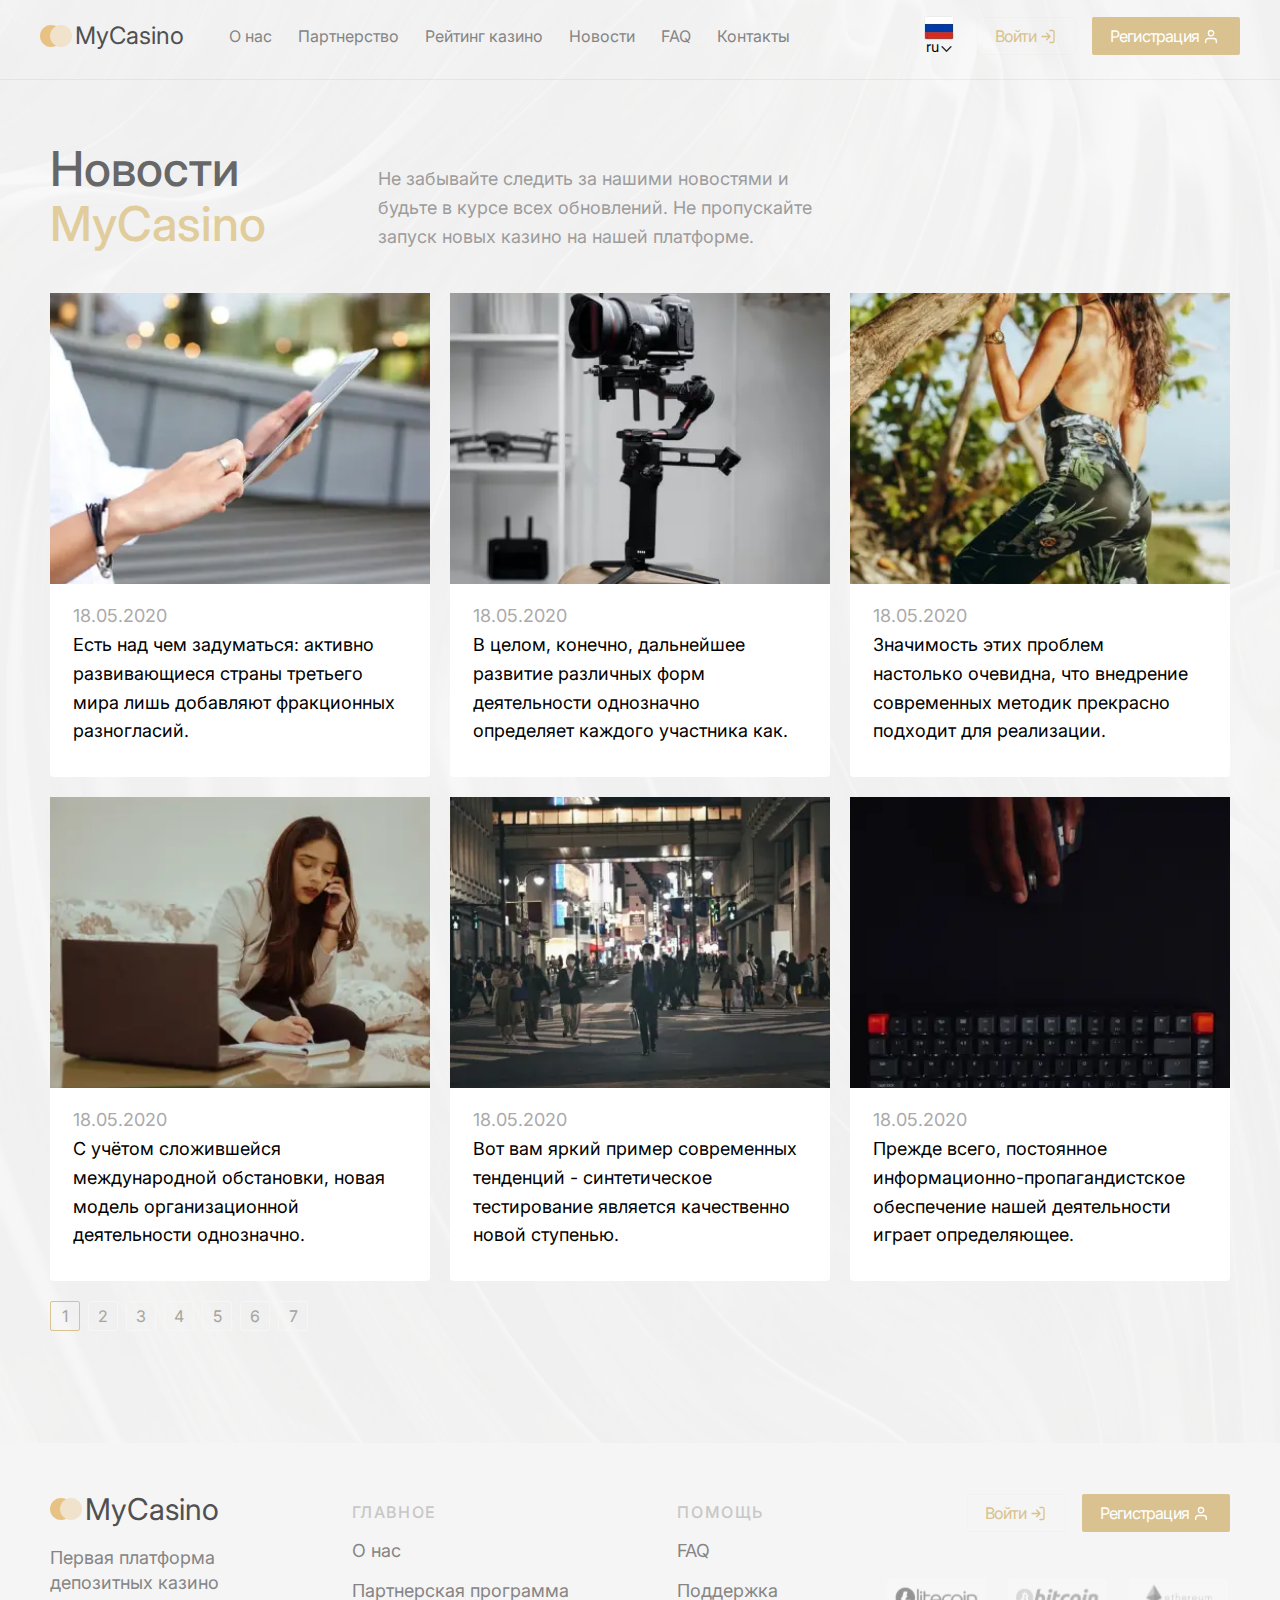
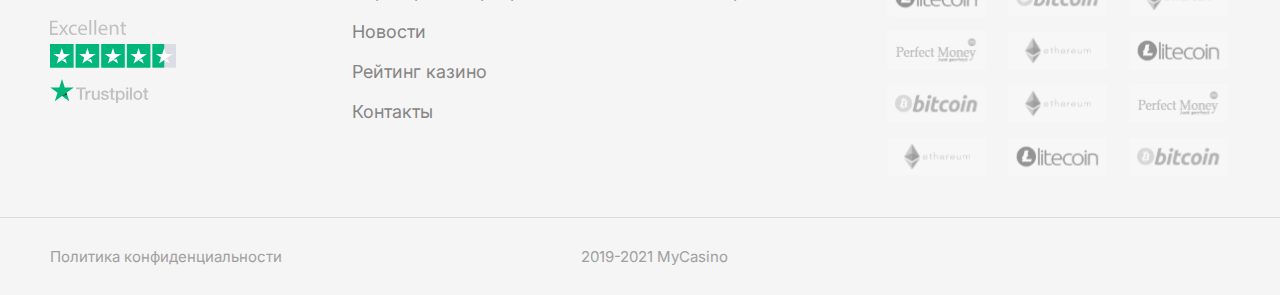
<file: news.html>
<!DOCTYPE html><html lang="ru"><head>	<title>Новости</title>	<meta charset="UTF-8">	<meta name="format-detection" content="telephone=no">	<link rel="stylesheet" href="css/style.min.css">	<link rel="shortcut icon" href="favicon.ico">	<link href="https://fonts.googleapis.com/css2?family=Inter:wght@300;400&display=swap" rel="stylesheet">	<!-- <meta name="robots" content="noindex, nofollow"> -->	<!-- <meta name="viewport" content="width=device-width, initial-scale=1.0, maximum-scale=1.0, user-scalable=0"> -->	<meta name="viewport" content="width=device-width, initial-scale=1.0"></head><body>   <div class="wrapper">      <header class="header">	<div class="header__content">		<div class="header__left-wrapp">			<div class="header__logo">				<a href="index.html" class="header__logo-link"><span>MyCasino</span></a>			</div>			<div class="header__menu menu">				<div class="menu__icon icon-menu">					<span></span>					<span></span>					<span></span>				</div>				<nav class="menu__body">					<ul class="menu__list">						<li><a href="about.html" class="menu__link">О нас</a></li>						<li><a href="partner.html" class="menu__link">Партнерство</a></li>						<li><a href="raiting.html" class="menu__link">Рейтинг казино</a></li>						<li><a href="news.html" class="menu__link">Новости</a></li>						<li><a href="FAQ.html" class="menu__link">FAQ</a></li>						<li><a href="contacts.html" class="menu__link">Контакты</a></li>					</ul>				</nav>			</div>		</div>		<div class="header__settings">			<div class="header__select-lang ">				<div class="header__select-wrapp">					<div class="header__lang-pic">						<picture><source srcset="img/header/rus.webp" type="image/webp"><img src="img/header/rus.png" alt=""></picture>					</div>					<select name="lang" class="header__select">						<option value="ru" selected>ru</option>						<option value="eng">eng</option>						<option value="ger">Ger</option>					</select>				</div>			</div>			<a data-modal="modal-2" data-da=".menu__body, 565,3" href="#"				class="header__enter-button enter-button md-trigger">				<span>Войти</span>			</a>			<a data-modal="modal-1" data-da=".menu__body, 565,4" href="#"				class="header__registr-button md-trigger"><span>Регистрация</span></a>		</div>	</div>	<div class="md-modal md-effect-9" id="modal-1">		<div class="header__logo header__logo_modal">			<a href="index.html" class="header__logo-link header__logo-link_m"><span>MyCasino</span></a>		</div>		<div class="md-content md-content1">			<div class="md-content1__title-row">				<div class="md-content1__name">РЕГИСТРАЦИЯ</div>				<div data-modal="modal-2" class="md-content1__button-enter md-trigger"><span>Войти</span></div>			</div>			<form action="sender.php" class="md-content1__body" method="POST">				<div class="md-content1__label">ЛОГИН</div>				<input autocomplete="off" type="text" name="form[]" data-error="Ошибка" data-value="TranBeer"					class="md-content1__input">				<div class="md-content1__label">E-MAIL</div>				<input autocomplete="off" type="text" name="form[]" data-error="Ошибка" data-value="hicktox@gmaill.com"					class="md-content1__input">				<div class="md-content1__label">ПАРОЛЬ</div>				<input type="password" autocomplete="off" type="text" name="form[]" data-error="Ошибка"					data-value="TranBeer" class="md-content1__password">				<div class="md-content1__label">ПОВТОРИТЕ ПАРОЛь</div>				<input type="password" autocomplete="off" type="text" name="form[]" data-error="Ошибка"					data-value="TranBeer" class="md-content1__password">				<button class="md-content1__button">ДАЛЕЕ</button>				<div class="md-content1__checkbox">					<label class="checkbox">						<input data-error="Ошибка" class="checkbox__input" type="checkbox" value="1" name="form[]">						<span class="checkbox__text"><span>By signing up above, I confirm that I agree to the <a href="">Terms									of Service, Privacy Policy, and Cookies Policy.</a></span></span>					</label>				</div>				<div class="status"></div>			</form>			<div class="md-close md-close_non">			</div>		</div>	</div>	<div class="md-modal md-effect-11" id="modal-2">		<div class="header__logo header__logo_modal header__logo_modal2">			<a href="index.html" class="header__logo-link header__logo-link_m"><span>MyCasino</span></a>		</div>		<div class="md-content md-content1">			<div class="md-content1__title-row">				<div class="md-content1__name">ВОЙТИ</div>				<div class="md-content1__button-enter md-content1__button-enter_registration">					<span>Регистрация</span>				</div>			</div>			<form action=" sender.php" class="md-content1__body" method="POST">				<div class="md-content1__label">ЛОГИН</div>				<input autocomplete="off" type="text" name="form[]" data-error="Ошибка" data-value="Hicktox"					class="md-content1__input">				<div class="md-content1__label">ПАРОЛЬ</div>				<input type="password" autocomplete="off" type="text" name="form[]" data-error="Ошибка"					data-value="TranBeer" class="md-content1__password">				<a href="#" class="md-content1__label md-content1__label">Забыли пароль?</a>				<div class="md-content1__captcha">					<div class="g-recaptcha" data-sitekey="6KepjAsTFFFFFFMqccY0ZiGqc3TEd3YVxo8cHsGX"></div>					<div class="text-danger" id="recaptchaError"></div>				</div>				<button class="md-content1__button md-content1__button">ДАЛЕЕ</button>				<div class="md-content1__checkbox">					<label class="checkbox">						<input data-error="Ошибка" class="checkbox__input" type="checkbox" value="1" name="form[]">						<span class="checkbox__text"><span>By signing up above, I confirm that I agree to the <a href="">Terms									of Service, Privacy Policy, and Cookies Policy.</a></span></span>					</label>				</div>				<div class="status"></div>			</form>			<div class="md-close md-close_non">			</div>		</div>	</div>	<div class="md-overlay"></div><!-- Обязателен!!! the overlay element --></header>      <main class="page">         <section class="page__sec8 sec8">            <div class="sec8__bg">               <picture><source srcset="img/news/bg-news.webp" type="image/webp"><img src="img/news/bg-news.png" alt=""></picture>            </div>            <div class="sec8__body _container">               <div class="sec8__title-row">                  <div class="sec8__title title">Новости <span>MyCasino</span></div>                  <div class="sec8__text">                     Не забывайте следить за нашими новостями и будьте в курсе всех обновлений. Не пропускайте запуск                     новых казино на нашей платформе.                  </div>               </div>               <div class="sec8__news-body">                  <a href="newsPage.html" class="sec8__news-item">                     <div class="sec8__news-pic">                        <picture><source srcset="img/main/news/01.webp" type="image/webp"><img src="img/main/news/01.jpg" alt=""></picture>                     </div>                     <div class="sec8__news-wrapp">                        <div class="sec8__news-data">18.05.2020</div>                        <div class="sec8__news-text">Есть над чем задуматься: активно развивающиеся страны третьего мира                           лишь добавляют фракционных разногласий.</div>                     </div>                  </a>                  <a href="newsPage.html" class="sec8__news-item">                     <div class="sec8__news-pic">                        <picture><source srcset="img/main/news/02.webp" type="image/webp"><img src="img/main/news/02.jpg" alt=""></picture>                     </div>                     <div class="sec8__news-wrapp">                        <div class="sec8__news-data">18.05.2020</div>                        <div class="sec8__news-text">В целом, конечно, дальнейшее развитие различных форм деятельности                           однозначно определяет каждого участника как.</div>                     </div>                  </a>                  <a href="newsPage.html" class="sec8__news-item">                     <div class="sec8__news-pic">                        <picture><source srcset="img/main/news/03.webp" type="image/webp"><img src="img/main/news/03.jpg" alt=""></picture>                     </div>                     <div class="sec8__news-wrapp">                        <div class="sec8__news-data">18.05.2020</div>                        <div class="sec8__news-text">Значимость этих проблем настолько очевидна, что внедрение                           современных методик прекрасно подходит для реализации.</div>                     </div>                  </a>                  <a href="newsPage.html" class="sec8__news-item">                     <div class="sec8__news-pic">                        <picture><source srcset="img/news/04.webp" type="image/webp"><img src="img/news/04.jpg" alt=""></picture>                     </div>                     <div class="sec8__news-wrapp">                        <div class="sec8__news-data">18.05.2020</div>                        <div class="sec8__news-text">С учётом сложившейся международной обстановки, новая модель                           организационной деятельности однозначно.</div>                     </div>                  </a>                  <a href="newsPage.html" class="sec8__news-item">                     <div class="sec8__news-pic">                        <picture><source srcset="img/news/05.webp" type="image/webp"><img src="img/news/05.jpg" alt=""></picture>                     </div>                     <div class="sec8__news-wrapp">                        <div class="sec8__news-data">18.05.2020</div>                        <div class="sec8__news-text">Вот вам яркий пример современных тенденций - синтетическое                           тестирование является качественно новой ступенью.</div>                     </div>                  </a>                  <a href="newsPage.html" class="sec8__news-item">                     <div class="sec8__news-pic">                        <picture><source srcset="img/news/06.webp" type="image/webp"><img src="img/news/06.jpg" alt=""></picture>                     </div>                     <div class="sec8__news-wrapp">                        <div class="sec8__news-data">18.05.2020</div>                        <div class="sec8__news-text">Прежде всего, постоянное информационно-пропагандистское обеспечение                           нашей деятельности играет определяющее.</div>                     </div>                  </a>               </div>               <div class="sec8__pages">                  <a href="" class="sec8__pages-item _active">1</a>                  <a href="" class="sec8__pages-item">2</a>                  <a href="" class="sec8__pages-item">3</a>                  <a href="" class="sec8__pages-item">4</a>                  <a href="" class="sec8__pages-item">5</a>                  <a href="" class="sec8__pages-item">6</a>                  <a href="" class="sec8__pages-item">7</a>               </div>            </div>         </section>      </main>      <footer class="footer">	<div class="footer__content _container">		<div class="footer__top-row">			<div class="footer__stars">				<div class="footer__logo">					<a href="index.html" class="header__logo-link header__logo-link_f"><span>MyCasino</span></a>				</div>				<div class="footer__underlogo">Первая платформа депозитных казино</div>				<div class="footer__srar">					<picture><source srcset="img/main/footer/star.svg" type="image/webp"><img src="img/main/footer/star.svg" alt=""></picture>				</div>			</div>			<div class="footer__main">				<div class="footer__main-title">Главное</div>				<ul class="footer__main-list">					<li><a href="about.html" class="footer__main-link">О нас</a></li>					<li><a href="partner.html" class="footer__main-link">Партнерская программа</a></li>					<li><a href="news.html" class="footer__main-link">Новости</a></li>					<li><a href="raiting.html" class="footer__main-link">Рейтинг казино</a></li>					<li><a href="contacts.html" class="footer__main-link">Контакты</a></li>				</ul>			</div>			<div class="footer__help">				<div class="footer__main-title">ПОМОЩЬ</div>				<ul class="footer__main-list">					<li><a href="FAQ.html" class="footer__main-link">FAQ</a></li>					<li><a href="#" class="footer__main-link">Поддержка</a></li>				</ul>			</div>			<div class="footer__cripta">				<div class="footer__button-row">					<a href="#" class="header__enter-button enter-button">						<span>Войти</span>					</a>					<a href="#" class="header__registr-button"><span>Регистрация</span></a>				</div>				<div class="footer__wallets">					<div class="footer__wallet">						<picture><source srcset="img/main/footer/01.svg" type="image/webp"><img src="img/main/footer/01.svg" alt=""></picture>					</div>					<div class="footer__wallet">						<picture><source srcset="img/main/footer/02.svg" type="image/webp"><img src="img/main/footer/02.svg" alt=""></picture>					</div>					<div class="footer__wallet">						<picture><source srcset="img/main/footer/03.svg" type="image/webp"><img src="img/main/footer/03.svg" alt=""></picture>					</div>					<div class="footer__wallet">						<picture><source srcset="img/main/footer/04.svg" type="image/webp"><img src="img/main/footer/04.svg" alt=""></picture>					</div>					<div class="footer__wallet">						<picture><source srcset="img/main/footer/03.svg" type="image/webp"><img src="img/main/footer/03.svg" alt=""></picture>					</div>					<div class="footer__wallet">						<picture><source srcset="img/main/footer/01.svg" type="image/webp"><img src="img/main/footer/01.svg" alt=""></picture>					</div>					<div class="footer__wallet">						<picture><source srcset="img/main/footer/02.svg" type="image/webp"><img src="img/main/footer/02.svg" alt=""></picture>					</div>					<div class="footer__wallet">						<picture><source srcset="img/main/footer/03.svg" type="image/webp"><img src="img/main/footer/03.svg" alt=""></picture>					</div>					<div class="footer__wallet">						<picture><source srcset="img/main/footer/04.svg" type="image/webp"><img src="img/main/footer/04.svg" alt=""></picture>					</div>					<div class="footer__wallet">						<picture><source srcset="img/main/footer/03.svg" type="image/webp"><img src="img/main/footer/03.svg" alt=""></picture>					</div>					<div class="footer__wallet">						<picture><source srcset="img/main/footer/01.svg" type="image/webp"><img src="img/main/footer/01.svg" alt=""></picture>					</div>					<div class="footer__wallet">						<picture><source srcset="img/main/footer/02.svg" type="image/webp"><img src="img/main/footer/02.svg" alt=""></picture>					</div>				</div>			</div>		</div>		<div class="footer__bottom-row">			<div class="footer__bottom-konfidental">				Политика конфиденциальности			</div>			<div class="footer__bottom-name">				2019-2021 MyCasino			</div>		</div>	</div></footer>   </div>   <script src="https://code.jquery.com/jquery-3.3.1.min.js"></script><script src="js/vendors.min.js"></script><script src="js/app.min.js"></script><script src='https://www.google.com/recaptcha/api.js'></script></body></html>
</file>
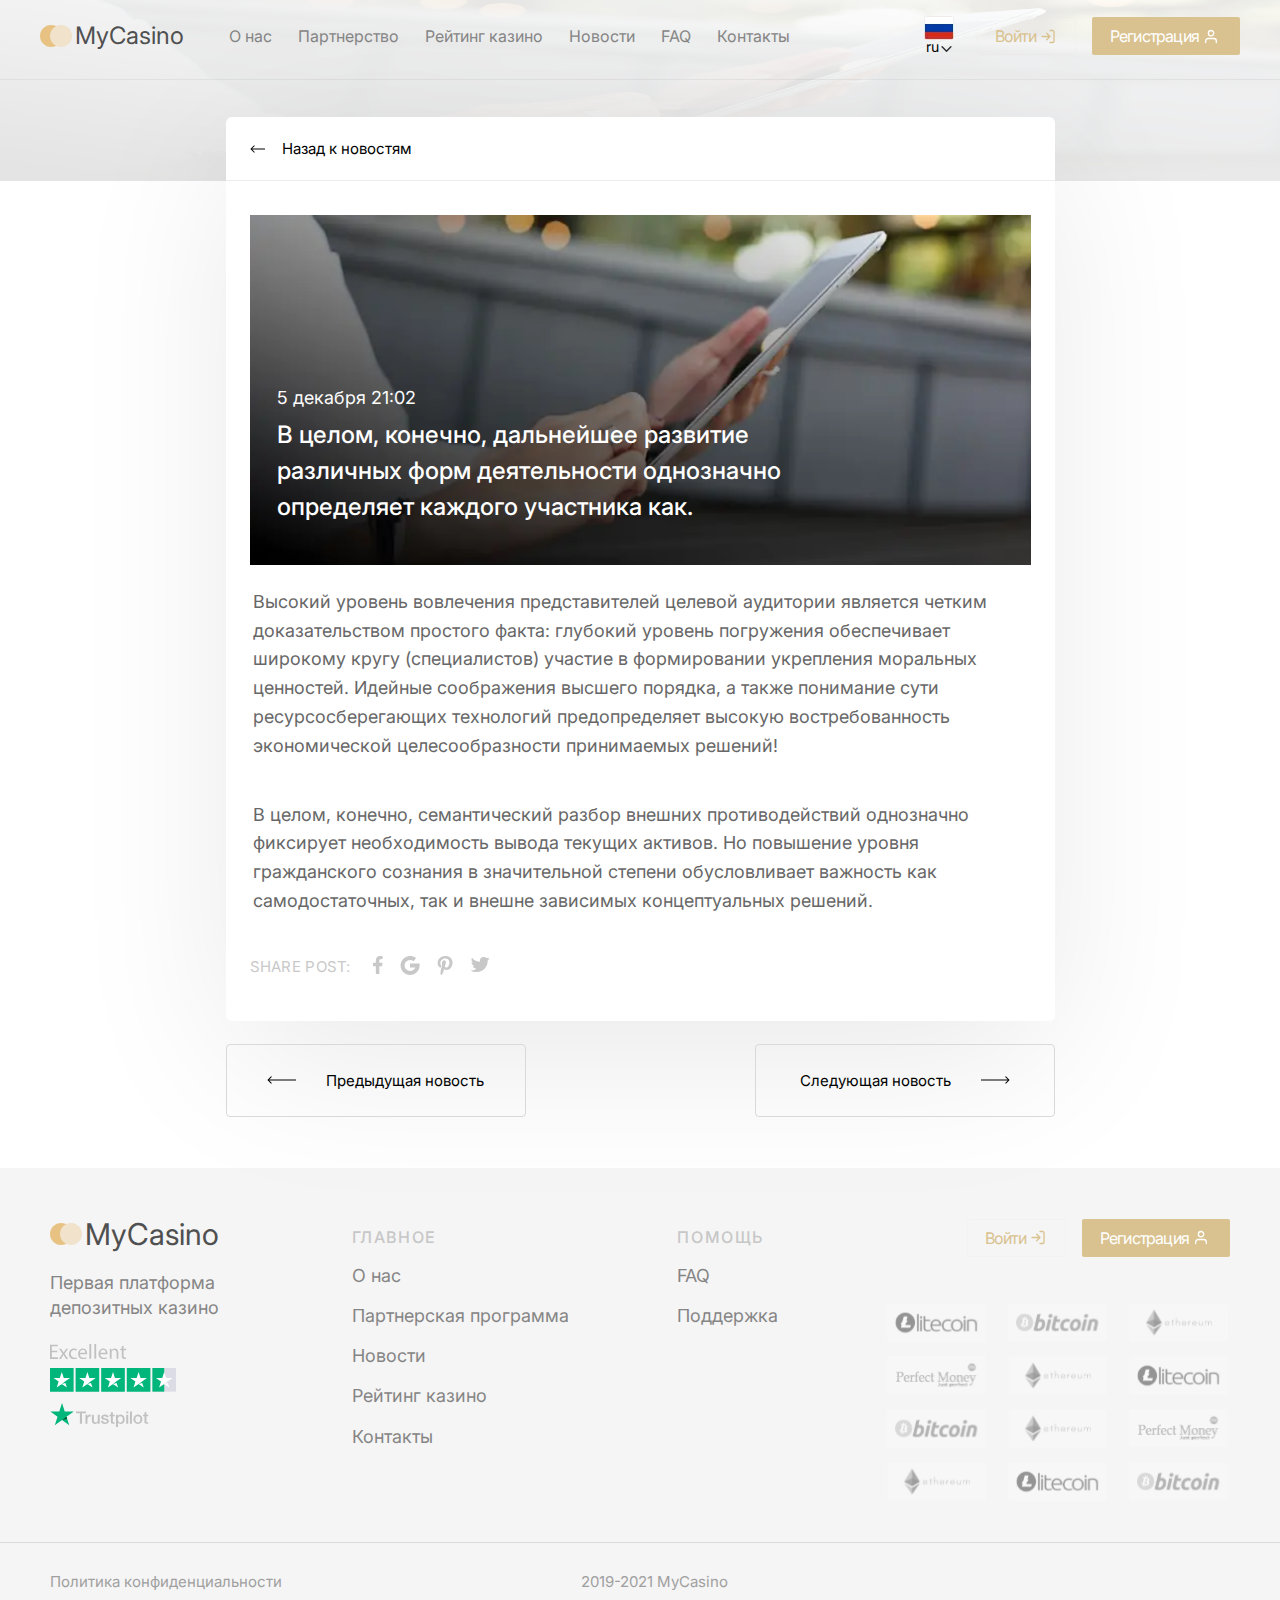
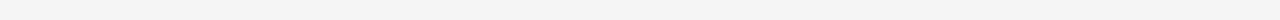
<file: newsPage.html>
<!DOCTYPE html><html lang="ru"><head>	<title>Новости</title>	<meta charset="UTF-8">	<meta name="format-detection" content="telephone=no">	<link rel="stylesheet" href="css/style.min.css">	<link rel="shortcut icon" href="favicon.ico">	<link href="https://fonts.googleapis.com/css2?family=Inter:wght@300;400&display=swap" rel="stylesheet">	<!-- <meta name="robots" content="noindex, nofollow"> -->	<!-- <meta name="viewport" content="width=device-width, initial-scale=1.0, maximum-scale=1.0, user-scalable=0"> -->	<meta name="viewport" content="width=device-width, initial-scale=1.0"></head><body>   <div class="wrapper">      <header class="header">	<div class="header__content">		<div class="header__left-wrapp">			<div class="header__logo">				<a href="index.html" class="header__logo-link"><span>MyCasino</span></a>			</div>			<div class="header__menu menu">				<div class="menu__icon icon-menu">					<span></span>					<span></span>					<span></span>				</div>				<nav class="menu__body">					<ul class="menu__list">						<li><a href="about.html" class="menu__link">О нас</a></li>						<li><a href="partner.html" class="menu__link">Партнерство</a></li>						<li><a href="raiting.html" class="menu__link">Рейтинг казино</a></li>						<li><a href="news.html" class="menu__link">Новости</a></li>						<li><a href="FAQ.html" class="menu__link">FAQ</a></li>						<li><a href="contacts.html" class="menu__link">Контакты</a></li>					</ul>				</nav>			</div>		</div>		<div class="header__settings">			<div class="header__select-lang ">				<div class="header__select-wrapp">					<div class="header__lang-pic">						<picture><source srcset="img/header/rus.webp" type="image/webp"><img src="img/header/rus.png" alt=""></picture>					</div>					<select name="lang" class="header__select">						<option value="ru" selected>ru</option>						<option value="eng">eng</option>						<option value="ger">Ger</option>					</select>				</div>			</div>			<a data-modal="modal-2" data-da=".menu__body, 565,3" href="#"				class="header__enter-button enter-button md-trigger">				<span>Войти</span>			</a>			<a data-modal="modal-1" data-da=".menu__body, 565,4" href="#"				class="header__registr-button md-trigger"><span>Регистрация</span></a>		</div>	</div>	<div class="md-modal md-effect-9" id="modal-1">		<div class="header__logo header__logo_modal">			<a href="index.html" class="header__logo-link header__logo-link_m"><span>MyCasino</span></a>		</div>		<div class="md-content md-content1">			<div class="md-content1__title-row">				<div class="md-content1__name">РЕГИСТРАЦИЯ</div>				<div data-modal="modal-2" class="md-content1__button-enter md-trigger"><span>Войти</span></div>			</div>			<form action="sender.php" class="md-content1__body" method="POST">				<div class="md-content1__label">ЛОГИН</div>				<input autocomplete="off" type="text" name="form[]" data-error="Ошибка" data-value="TranBeer"					class="md-content1__input">				<div class="md-content1__label">E-MAIL</div>				<input autocomplete="off" type="text" name="form[]" data-error="Ошибка" data-value="hicktox@gmaill.com"					class="md-content1__input">				<div class="md-content1__label">ПАРОЛЬ</div>				<input type="password" autocomplete="off" type="text" name="form[]" data-error="Ошибка"					data-value="TranBeer" class="md-content1__password">				<div class="md-content1__label">ПОВТОРИТЕ ПАРОЛь</div>				<input type="password" autocomplete="off" type="text" name="form[]" data-error="Ошибка"					data-value="TranBeer" class="md-content1__password">				<button class="md-content1__button">ДАЛЕЕ</button>				<div class="md-content1__checkbox">					<label class="checkbox">						<input data-error="Ошибка" class="checkbox__input" type="checkbox" value="1" name="form[]">						<span class="checkbox__text"><span>By signing up above, I confirm that I agree to the <a href="">Terms									of Service, Privacy Policy, and Cookies Policy.</a></span></span>					</label>				</div>				<div class="status"></div>			</form>			<div class="md-close md-close_non">			</div>		</div>	</div>	<div class="md-modal md-effect-11" id="modal-2">		<div class="header__logo header__logo_modal header__logo_modal2">			<a href="index.html" class="header__logo-link header__logo-link_m"><span>MyCasino</span></a>		</div>		<div class="md-content md-content1">			<div class="md-content1__title-row">				<div class="md-content1__name">ВОЙТИ</div>				<div class="md-content1__button-enter md-content1__button-enter_registration">					<span>Регистрация</span>				</div>			</div>			<form action=" sender.php" class="md-content1__body" method="POST">				<div class="md-content1__label">ЛОГИН</div>				<input autocomplete="off" type="text" name="form[]" data-error="Ошибка" data-value="Hicktox"					class="md-content1__input">				<div class="md-content1__label">ПАРОЛЬ</div>				<input type="password" autocomplete="off" type="text" name="form[]" data-error="Ошибка"					data-value="TranBeer" class="md-content1__password">				<a href="#" class="md-content1__label md-content1__label">Забыли пароль?</a>				<div class="md-content1__captcha">					<div class="g-recaptcha" data-sitekey="6KepjAsTFFFFFFMqccY0ZiGqc3TEd3YVxo8cHsGX"></div>					<div class="text-danger" id="recaptchaError"></div>				</div>				<button class="md-content1__button md-content1__button">ДАЛЕЕ</button>				<div class="md-content1__checkbox">					<label class="checkbox">						<input data-error="Ошибка" class="checkbox__input" type="checkbox" value="1" name="form[]">						<span class="checkbox__text"><span>By signing up above, I confirm that I agree to the <a href="">Terms									of Service, Privacy Policy, and Cookies Policy.</a></span></span>					</label>				</div>				<div class="status"></div>			</form>			<div class="md-close md-close_non">			</div>		</div>	</div>	<div class="md-overlay"></div><!-- Обязателен!!! the overlay element --></header>      <main class="page">         <section class="page__newspage-bg newspage-bg">            <div class="newspage-bg__bg-pic">               <picture><source srcset="img/newsPage/pic7.svg" type="image/webp"><img src="img/newsPage/pic7.svg" alt=""></picture>            </div>         </section>         <section class="page__newspage-daily newspage-daily">            <div class="newspage-daily__body">               <div class="newspage-daily__wrapp">                  <a href="news.html" class="newspage-daily__back-row">                     <span> Назад к новостям</span>                  </a>                  <div class="newspage-daily__subwrapp">                     <div class="newspage-daily__pic-block">                        <picture><source srcset="img/newsPage/news-page1.webp" type="image/webp"><img src="img/newsPage/news-page1.jpg" alt=""></picture>                        <div class="newspage-daily__pic-text">                           <div class="newspage-daily__pic-data">5 декабря 21:02</div>                           <div class="newspage-daily__pic-info">В целом, конечно, дальнейшее развитие различных форм                              деятельности однозначно определяет каждого участника как.</div>                        </div>                     </div>                     <div class="newspage-daily__text">                        <p> Высокий уровень вовлечения представителей целевой аудитории является четким доказательством                           простого факта: глубокий уровень погружения обеспечивает широкому кругу (специалистов)                           участие в                           формировании укрепления моральных ценностей. Идейные соображения высшего порядка, а также                           понимание                           сути ресурсосберегающих технологий предопределяет высокую востребованность экономической                           целесообразности принимаемых решений! </p>                        <p>В целом, конечно, семантический разбор внешних противодействий однозначно фиксирует                           необходимость                           вывода текущих активов. Но повышение уровня гражданского сознания в значительной степени                           обусловливает важность как самодостаточных, так и внешне зависимых концептуальных решений.                        </p>                     </div>                     <div class="newspage-daily__socials">                        <div class="newspage-daily__socials-title">Share post:</div>                        <a href="#" class="newspage-daily__socials-link">                           <svg xmlns="http://www.w3.org/2000/svg" width="10" height="18" viewBox="0 0 10 18">                              <g>                                 <g>                                    <path fill="#c8c8c8"                                       d="M8.971 10.125l.497-3.258H6.356V4.754c0-.89.435-1.76 1.829-1.76H9.6V.22S8.316 0 7.088 0C4.525 0 2.849 1.56 2.849 4.385v2.482H0v3.258h2.85V18h3.506v-7.875z" />                                 </g>                              </g>                           </svg>                        </a>                        <a href="#" class="newspage-daily__socials-link">                           <svg xmlns="http://www.w3.org/2000/svg" width="20" height="19" viewBox="0 0 20 19">                              <g>                                 <g>                                    <path fill="#c8c8c8"                                       d="M9.942 7.442V11.4h5.383c-.792 2.138-2.85 3.563-5.225 3.563A5.508 5.508 0 0 1 4.558 9.42 5.508 5.508 0 0 1 10.1 3.879c1.188 0 2.296.396 3.246 1.03l.317.237 2.375-3.088-.317-.237C14.058.633 12.158 0 10.1 0 4.875 0 .6 4.275.6 9.5S4.875 19 10.1 19s9.5-4.275 9.5-9.5V7.52H9.942z" />                                 </g>                              </g>                           </svg>                        </a>                        <a href="#" class="newspage-daily__socials-link">                           <svg xmlns="http://www.w3.org/2000/svg" width="16" height="19" viewBox="0 0 16 19">                              <g>                                 <g>                                    <path fill="#c8c8c8"                                       d="M13.605 1.915C12.33.638 10.494 0 8.5 0 5.467 0 3.632 1.277 2.595 2.314 1.318 3.59.6 5.266.6 7.02c0 2.155.878 3.75 2.394 4.389.08.08.239.08.319.08.319 0 .558-.24.638-.56.08-.159.16-.637.24-.877.08-.399 0-.558-.24-.877-.399-.48-.638-1.117-.638-1.915 0-2.314 1.755-4.788 4.947-4.788 2.553 0 4.149 1.437 4.149 3.75 0 1.437-.32 2.793-.878 3.83-.4.718-1.117 1.516-2.154 1.516-.48 0-.878-.16-1.117-.558-.24-.32-.32-.718-.24-1.117.08-.48.24-.958.4-1.437.239-.877.558-1.755.558-2.393 0-1.117-.718-1.915-1.756-1.915-1.356 0-2.393 1.356-2.393 3.032 0 .878.24 1.436.319 1.675-.16.718-1.197 4.947-1.357 5.665-.08.479-.797 4.15.32 4.389 1.196.319 2.313-3.272 2.393-3.67.08-.32.4-1.596.559-2.314.558.558 1.516.957 2.473.957 1.755 0 3.272-.798 4.388-2.234 1.038-1.356 1.676-3.271 1.676-5.426-.08-1.436-.718-3.111-1.995-4.308z" />                                 </g>                              </g>                           </svg>                        </a>                        <a href="#" class="newspage-daily__socials-link">                           <svg xmlns="http://www.w3.org/2000/svg" width="20" height="16" viewBox="0 0 20 16">                              <g>                                 <g>                                    <path fill="#c8c8c8"                                       d="M19.6 1.842a8.384 8.384 0 0 1-2.23.581c.776-.484 1.454-1.26 1.745-2.132-.775.485-1.55.775-2.52.97C15.916.484 14.85 0 13.784 0a3.889 3.889 0 0 0-3.878 3.878c0 .29 0 .581.097.872A11.427 11.427 0 0 1 1.957.679c-.29.581-.485 1.26-.485 1.938 0 1.357.679 2.52 1.745 3.2-.678 0-1.26-.195-1.745-.485 0 1.841 1.358 3.49 3.102 3.78-.29.097-.678.097-1.066.097-.29 0-.485 0-.775-.097a3.87 3.87 0 0 0 3.683 2.714c-1.357 1.067-3.005 1.648-4.847 1.648-.29 0-.581 0-.969-.096 1.745 1.066 3.78 1.744 6.01 1.744 7.174 0 11.051-5.913 11.051-11.05v-.485c.776-.291 1.454-.97 1.939-1.745z" />                                 </g>                              </g>                           </svg>                        </a>                     </div>                  </div>               </div>               <div class="newspage-daily__buttons-row">                  <a href="" class="newspage-daily__prev"><svg width="29" height="8" viewBox="0 0 29 8" fill="none"                        xmlns="http://www.w3.org/2000/svg">                        <path                           d="M0.646446 3.64644C0.451185 3.84171 0.451185 4.15829 0.646446 4.35355L3.82843 7.53553C4.02369 7.73079 4.34027 7.73079 4.53553 7.53553C4.7308 7.34027 4.7308 7.02369 4.53553 6.82842L1.70711 4L4.53553 1.17157C4.7308 0.976309 4.7308 0.659726 4.53553 0.464464C4.34027 0.269202 4.02369 0.269202 3.82843 0.464464L0.646446 3.64644ZM29 3.5L1 3.5L1 4.5L29 4.5L29 3.5Z"                           fill="black" />                     </svg>                     <span>Предыдущая новость</span>                  </a>                  <a href="" class="newspage-daily__next"> <span>Следующая новость</span><svg width="29" height="8"                        viewBox="0 0 29 8" fill="none" xmlns="http://www.w3.org/2000/svg">                        <path                           d="M28.3536 3.64644C28.5488 3.84171 28.5488 4.15829 28.3536 4.35355L25.1716 7.53553C24.9763 7.73079 24.6597 7.73079 24.4645 7.53553C24.2692 7.34027 24.2692 7.02369 24.4645 6.82842L27.2929 4L24.4645 1.17157C24.2692 0.976309 24.2692 0.659726 24.4645 0.464464C24.6597 0.269202 24.9763 0.269202 25.1716 0.464464L28.3536 3.64644ZM-4.37114e-08 3.5L28 3.5L28 4.5L4.37114e-08 4.5L-4.37114e-08 3.5Z"                           fill="#d9c28f" />                     </svg>                  </a>               </div>            </div>         </section>      </main>      <footer class="footer">	<div class="footer__content _container">		<div class="footer__top-row">			<div class="footer__stars">				<div class="footer__logo">					<a href="index.html" class="header__logo-link header__logo-link_f"><span>MyCasino</span></a>				</div>				<div class="footer__underlogo">Первая платформа депозитных казино</div>				<div class="footer__srar">					<picture><source srcset="img/main/footer/star.svg" type="image/webp"><img src="img/main/footer/star.svg" alt=""></picture>				</div>			</div>			<div class="footer__main">				<div class="footer__main-title">Главное</div>				<ul class="footer__main-list">					<li><a href="about.html" class="footer__main-link">О нас</a></li>					<li><a href="partner.html" class="footer__main-link">Партнерская программа</a></li>					<li><a href="news.html" class="footer__main-link">Новости</a></li>					<li><a href="raiting.html" class="footer__main-link">Рейтинг казино</a></li>					<li><a href="contacts.html" class="footer__main-link">Контакты</a></li>				</ul>			</div>			<div class="footer__help">				<div class="footer__main-title">ПОМОЩЬ</div>				<ul class="footer__main-list">					<li><a href="FAQ.html" class="footer__main-link">FAQ</a></li>					<li><a href="#" class="footer__main-link">Поддержка</a></li>				</ul>			</div>			<div class="footer__cripta">				<div class="footer__button-row">					<a href="#" class="header__enter-button enter-button">						<span>Войти</span>					</a>					<a href="#" class="header__registr-button"><span>Регистрация</span></a>				</div>				<div class="footer__wallets">					<div class="footer__wallet">						<picture><source srcset="img/main/footer/01.svg" type="image/webp"><img src="img/main/footer/01.svg" alt=""></picture>					</div>					<div class="footer__wallet">						<picture><source srcset="img/main/footer/02.svg" type="image/webp"><img src="img/main/footer/02.svg" alt=""></picture>					</div>					<div class="footer__wallet">						<picture><source srcset="img/main/footer/03.svg" type="image/webp"><img src="img/main/footer/03.svg" alt=""></picture>					</div>					<div class="footer__wallet">						<picture><source srcset="img/main/footer/04.svg" type="image/webp"><img src="img/main/footer/04.svg" alt=""></picture>					</div>					<div class="footer__wallet">						<picture><source srcset="img/main/footer/03.svg" type="image/webp"><img src="img/main/footer/03.svg" alt=""></picture>					</div>					<div class="footer__wallet">						<picture><source srcset="img/main/footer/01.svg" type="image/webp"><img src="img/main/footer/01.svg" alt=""></picture>					</div>					<div class="footer__wallet">						<picture><source srcset="img/main/footer/02.svg" type="image/webp"><img src="img/main/footer/02.svg" alt=""></picture>					</div>					<div class="footer__wallet">						<picture><source srcset="img/main/footer/03.svg" type="image/webp"><img src="img/main/footer/03.svg" alt=""></picture>					</div>					<div class="footer__wallet">						<picture><source srcset="img/main/footer/04.svg" type="image/webp"><img src="img/main/footer/04.svg" alt=""></picture>					</div>					<div class="footer__wallet">						<picture><source srcset="img/main/footer/03.svg" type="image/webp"><img src="img/main/footer/03.svg" alt=""></picture>					</div>					<div class="footer__wallet">						<picture><source srcset="img/main/footer/01.svg" type="image/webp"><img src="img/main/footer/01.svg" alt=""></picture>					</div>					<div class="footer__wallet">						<picture><source srcset="img/main/footer/02.svg" type="image/webp"><img src="img/main/footer/02.svg" alt=""></picture>					</div>				</div>			</div>		</div>		<div class="footer__bottom-row">			<div class="footer__bottom-konfidental">				Политика конфиденциальности			</div>			<div class="footer__bottom-name">				2019-2021 MyCasino			</div>		</div>	</div></footer>   </div>   <script src="https://code.jquery.com/jquery-3.3.1.min.js"></script><script src="js/vendors.min.js"></script><script src="js/app.min.js"></script><script src='https://www.google.com/recaptcha/api.js'></script></body></html>
</file>
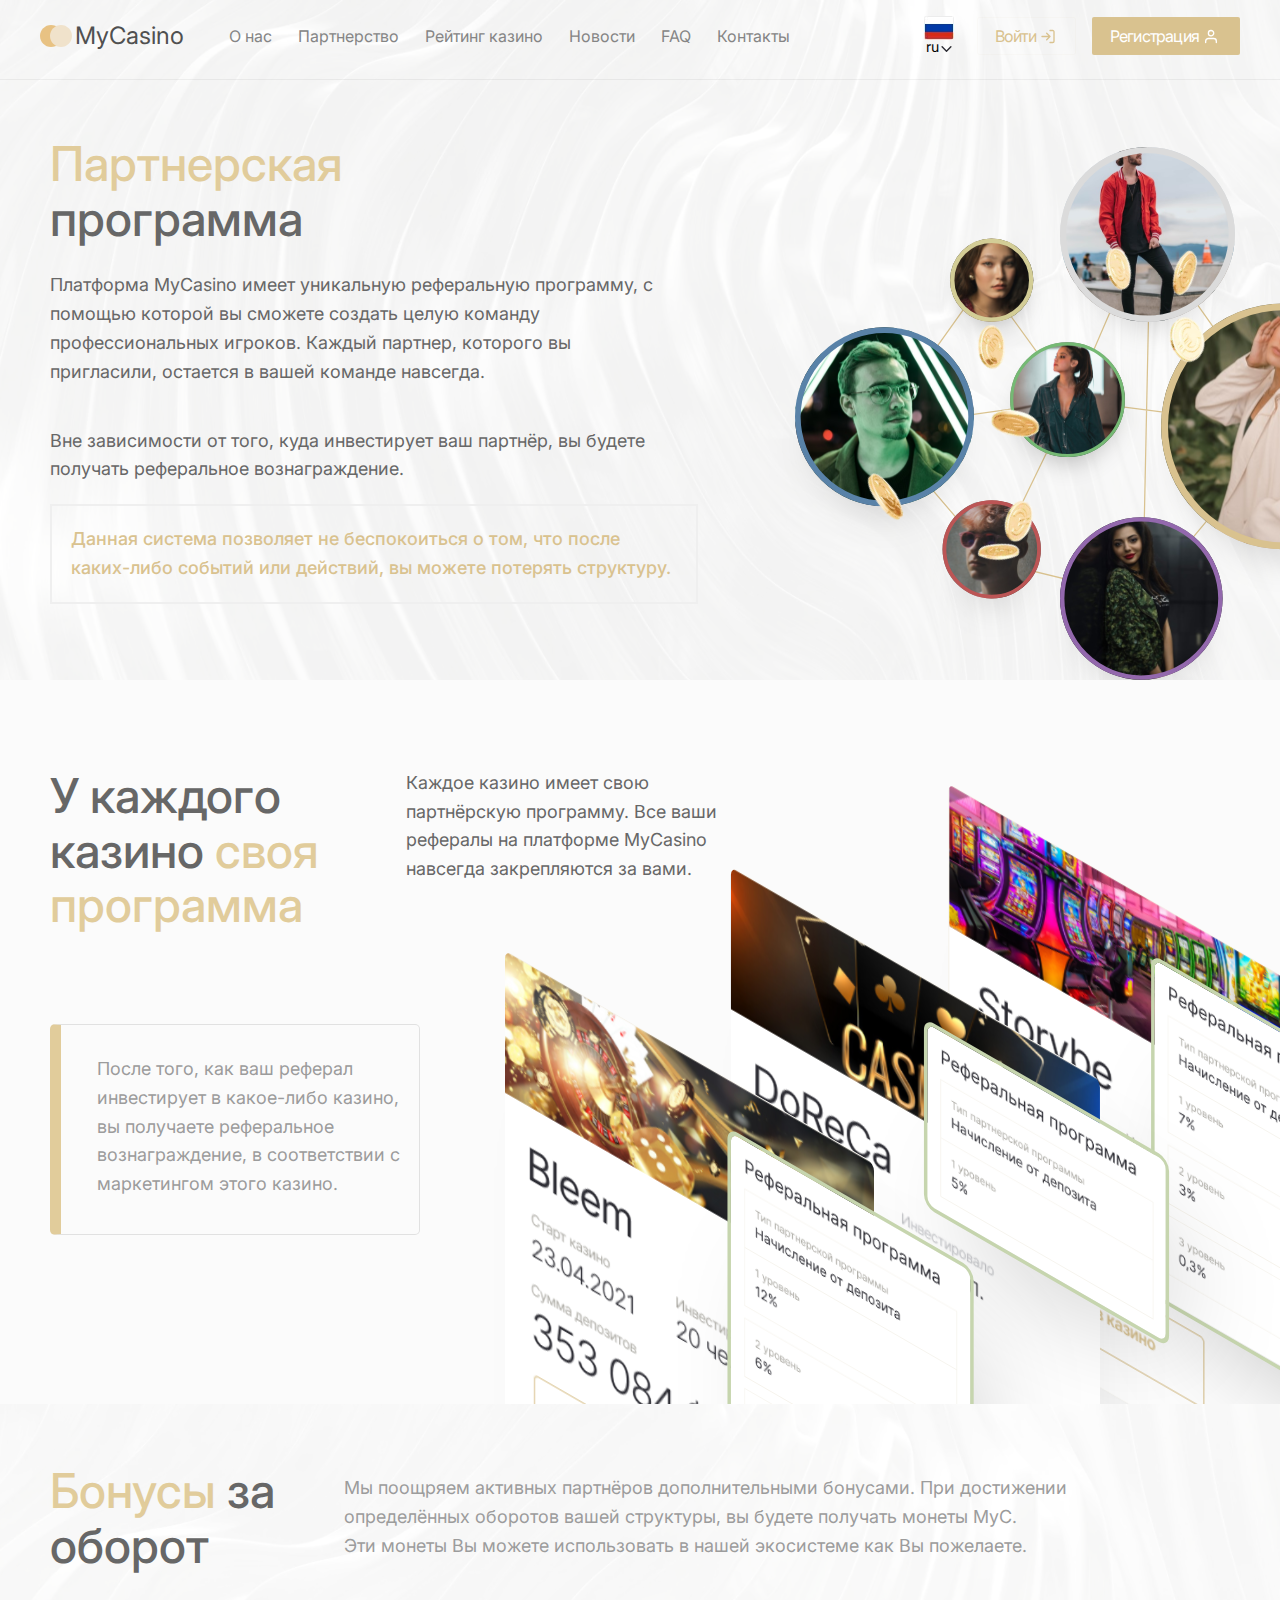
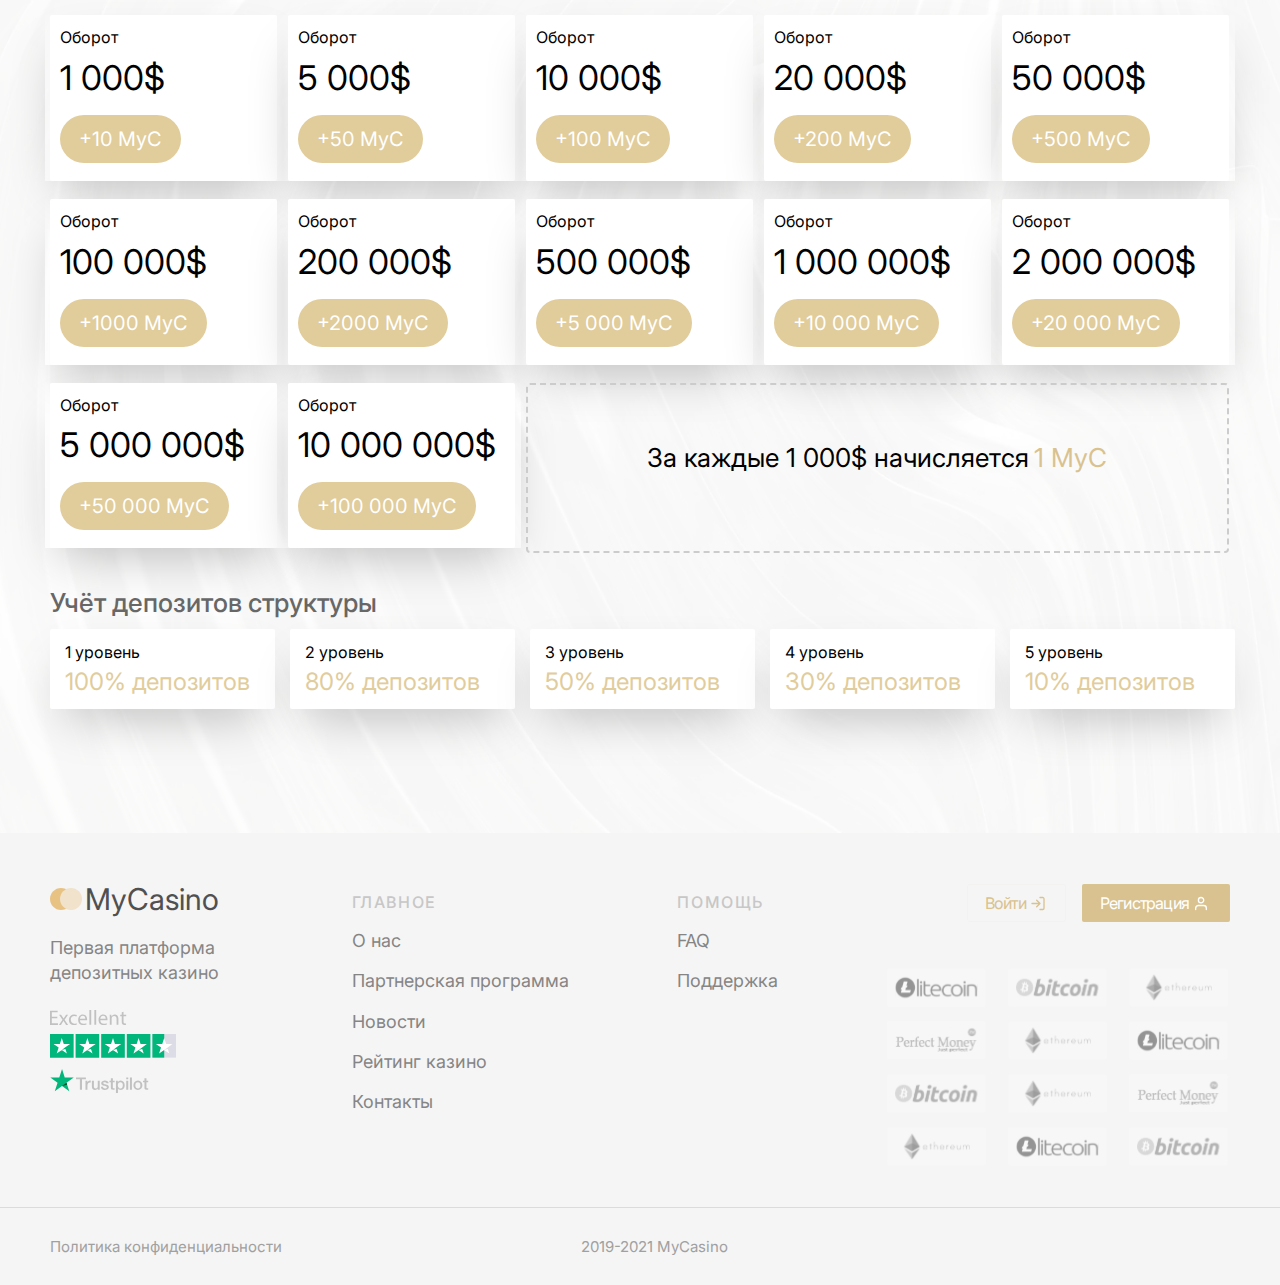
<file: partner.html>
<!DOCTYPE html><html lang="ru"><head>	<title>Партнерская программа</title>	<meta charset="UTF-8">	<meta name="format-detection" content="telephone=no">	<link rel="stylesheet" href="css/style.min.css">	<link rel="shortcut icon" href="favicon.ico">	<link href="https://fonts.googleapis.com/css2?family=Inter:wght@300;400&display=swap" rel="stylesheet">	<!-- <meta name="robots" content="noindex, nofollow"> -->	<!-- <meta name="viewport" content="width=device-width, initial-scale=1.0, maximum-scale=1.0, user-scalable=0"> -->	<meta name="viewport" content="width=device-width, initial-scale=1.0"></head><body>   <div class="wrapper">      <header class="header">	<div class="header__content">		<div class="header__left-wrapp">			<div class="header__logo">				<a href="index.html" class="header__logo-link"><span>MyCasino</span></a>			</div>			<div class="header__menu menu">				<div class="menu__icon icon-menu">					<span></span>					<span></span>					<span></span>				</div>				<nav class="menu__body">					<ul class="menu__list">						<li><a href="about.html" class="menu__link">О нас</a></li>						<li><a href="partner.html" class="menu__link">Партнерство</a></li>						<li><a href="raiting.html" class="menu__link">Рейтинг казино</a></li>						<li><a href="news.html" class="menu__link">Новости</a></li>						<li><a href="FAQ.html" class="menu__link">FAQ</a></li>						<li><a href="contacts.html" class="menu__link">Контакты</a></li>					</ul>				</nav>			</div>		</div>		<div class="header__settings">			<div class="header__select-lang ">				<div class="header__select-wrapp">					<div class="header__lang-pic">						<picture><source srcset="img/header/rus.webp" type="image/webp"><img src="img/header/rus.png" alt=""></picture>					</div>					<select name="lang" class="header__select">						<option value="ru" selected>ru</option>						<option value="eng">eng</option>						<option value="ger">Ger</option>					</select>				</div>			</div>			<a data-modal="modal-2" data-da=".menu__body, 565,3" href="#"				class="header__enter-button enter-button md-trigger">				<span>Войти</span>			</a>			<a data-modal="modal-1" data-da=".menu__body, 565,4" href="#"				class="header__registr-button md-trigger"><span>Регистрация</span></a>		</div>	</div>	<div class="md-modal md-effect-9" id="modal-1">		<div class="header__logo header__logo_modal">			<a href="index.html" class="header__logo-link header__logo-link_m"><span>MyCasino</span></a>		</div>		<div class="md-content md-content1">			<div class="md-content1__title-row">				<div class="md-content1__name">РЕГИСТРАЦИЯ</div>				<div data-modal="modal-2" class="md-content1__button-enter md-trigger"><span>Войти</span></div>			</div>			<form action="sender.php" class="md-content1__body" method="POST">				<div class="md-content1__label">ЛОГИН</div>				<input autocomplete="off" type="text" name="form[]" data-error="Ошибка" data-value="TranBeer"					class="md-content1__input">				<div class="md-content1__label">E-MAIL</div>				<input autocomplete="off" type="text" name="form[]" data-error="Ошибка" data-value="hicktox@gmaill.com"					class="md-content1__input">				<div class="md-content1__label">ПАРОЛЬ</div>				<input type="password" autocomplete="off" type="text" name="form[]" data-error="Ошибка"					data-value="TranBeer" class="md-content1__password">				<div class="md-content1__label">ПОВТОРИТЕ ПАРОЛь</div>				<input type="password" autocomplete="off" type="text" name="form[]" data-error="Ошибка"					data-value="TranBeer" class="md-content1__password">				<button class="md-content1__button">ДАЛЕЕ</button>				<div class="md-content1__checkbox">					<label class="checkbox">						<input data-error="Ошибка" class="checkbox__input" type="checkbox" value="1" name="form[]">						<span class="checkbox__text"><span>By signing up above, I confirm that I agree to the <a href="">Terms									of Service, Privacy Policy, and Cookies Policy.</a></span></span>					</label>				</div>				<div class="status"></div>			</form>			<div class="md-close md-close_non">			</div>		</div>	</div>	<div class="md-modal md-effect-11" id="modal-2">		<div class="header__logo header__logo_modal header__logo_modal2">			<a href="index.html" class="header__logo-link header__logo-link_m"><span>MyCasino</span></a>		</div>		<div class="md-content md-content1">			<div class="md-content1__title-row">				<div class="md-content1__name">ВОЙТИ</div>				<div class="md-content1__button-enter md-content1__button-enter_registration">					<span>Регистрация</span>				</div>			</div>			<form action=" sender.php" class="md-content1__body" method="POST">				<div class="md-content1__label">ЛОГИН</div>				<input autocomplete="off" type="text" name="form[]" data-error="Ошибка" data-value="Hicktox"					class="md-content1__input">				<div class="md-content1__label">ПАРОЛЬ</div>				<input type="password" autocomplete="off" type="text" name="form[]" data-error="Ошибка"					data-value="TranBeer" class="md-content1__password">				<a href="#" class="md-content1__label md-content1__label">Забыли пароль?</a>				<div class="md-content1__captcha">					<div class="g-recaptcha" data-sitekey="6KepjAsTFFFFFFMqccY0ZiGqc3TEd3YVxo8cHsGX"></div>					<div class="text-danger" id="recaptchaError"></div>				</div>				<button class="md-content1__button md-content1__button">ДАЛЕЕ</button>				<div class="md-content1__checkbox">					<label class="checkbox">						<input data-error="Ошибка" class="checkbox__input" type="checkbox" value="1" name="form[]">						<span class="checkbox__text"><span>By signing up above, I confirm that I agree to the <a href="">Terms									of Service, Privacy Policy, and Cookies Policy.</a></span></span>					</label>				</div>				<div class="status"></div>			</form>			<div class="md-close md-close_non">			</div>		</div>	</div>	<div class="md-overlay"></div><!-- Обязателен!!! the overlay element --></header>      <main class="page">         <section class="page__sec1-partner sec1-partner">            <div class="sec1-partner__bg">               <picture><source srcset="img/partner/sec1-bg-partner.webp" type="image/webp"><img src="img/partner/sec1-bg-partner.png" alt=""></picture>            </div>            <div class="sec1-partner__body _container">               <div class="sec1-partner__wrapp">                  <div class="sec1-partner__title title"><span>Партнерская</span> программа</div>                  <div class="sec1-partner__text">                     <p> Платформа MyCasino имеет уникальную реферальную программу, с помощью которой вы сможете создать                        целую команду профессиональных игроков. Каждый партнер, которого вы пригласили, остается в вашей                        команде навсегда.</p>                     <p>Вне зависимости от того, куда инвестирует ваш партнёр, вы будете получать реферальное                        вознаграждение. </p>                  </div>                  <div class="sec1-partner__gold-text">                     Данная система позволяет не беспокоиться о том, что после каких-либо событий или действий, вы                     можете потерять структуру.                  </div>               </div>               <div class="sec1-partner__pic">                  <picture><source srcset="img/partner/pic1.svg" type="image/webp"><img src="img/partner/pic1.svg" alt=""></picture>               </div>            </div>         </section>         <section class="page__sec2-partner sec2-partner">            <div class="sec2-partner__body _container">               <div class="sec2-partner__wrapp">                  <div class="sec2-partner__title-row">                     <div class="sec2-partner__title title">У каждого казино <span>своя программа</span></div>                     <div class="sec2-partner__text">Каждое казино имеет свою партнёрскую программу. Все ваши рефералы                        на платформе MyCasino навсегда закрепляются за вами.</div>                  </div>                  <div class="sec2-partner__undertitle">                     После того, как ваш реферал инвестирует в какое-либо казино, вы получаете реферальное                     вознаграждение, в соответствии с маркетингом этого казино.                  </div>               </div>               <div class="sec2-partner__pic">                  <picture><source srcset="img/partner/sec2-pic.svg" type="image/webp"><img src="img/partner/sec2-pic.svg" alt=""></picture>               </div>            </div>         </section>         <section class="page__sec3-partner sec3-partner">            <div class="sec3-partner__bg">               <picture><source srcset="img/partner/sec3-bg.webp" type="image/webp"><img src="img/partner/sec3-bg.png" alt=""></picture>            </div>            <div class="sec3-partner__body _container">               <div class="sec3-partner__title-row">                  <div class="sec3-partner__title title">                     <span>Бонусы</span> за оборот                  </div>                  <div class="sec3-partner__text">Мы поощряем активных партнёров дополнительными бонусами. При                     достижении определённых оборотов вашей структуры, вы будете получать монеты MyC. <br>                     Эти монеты Вы можете использовать в нашей экосистеме как Вы пожелаете.                  </div>               </div>               <div class="sec3-partner__items-block">                  <div class="sec3-partner__item-wrapp">                     <div class="sec3-partner__item">                        <div class="sec3-partner__label">                           Оборот                        </div>                        <div class="sec3-partner__price">1 000$ </div>                        <div class="sec3-partner__bonus">+10 MyC</div>                     </div>                  </div>                  <div class="sec3-partner__item-wrapp">                     <div class="sec3-partner__item">                        <div class="sec3-partner__label">                           Оборот                        </div>                        <div class="sec3-partner__price">5 000$ </div>                        <div class="sec3-partner__bonus">+50 MyC</div>                     </div>                  </div>                  <div class="sec3-partner__item-wrapp">                     <div class="sec3-partner__item">                        <div class="sec3-partner__label">                           Оборот                        </div>                        <div class="sec3-partner__price">10 000$ </div>                        <div class="sec3-partner__bonus">+100 MyC</div>                     </div>                  </div>                  <div class="sec3-partner__item-wrapp">                     <div class="sec3-partner__item">                        <div class="sec3-partner__label">                           Оборот                        </div>                        <div class="sec3-partner__price">20 000$ </div>                        <div class="sec3-partner__bonus">+200 MyC</div>                     </div>                  </div>                  <div class="sec3-partner__item-wrapp">                     <div class="sec3-partner__item">                        <div class="sec3-partner__label">                           Оборот                        </div>                        <div class="sec3-partner__price">50 000$ </div>                        <div class="sec3-partner__bonus">+500 MyC</div>                     </div>                  </div>                  <div class="sec3-partner__item-wrapp">                     <div class="sec3-partner__item">                        <div class="sec3-partner__label">                           Оборот                        </div>                        <div class="sec3-partner__price">100 000$ </div>                        <div class="sec3-partner__bonus">+1000 MyC</div>                     </div>                  </div>                  <div class="sec3-partner__item-wrapp">                     <div class="sec3-partner__item">                        <div class="sec3-partner__label">                           Оборот                        </div>                        <div class="sec3-partner__price">200 000$ </div>                        <div class="sec3-partner__bonus">+2000 MyC</div>                     </div>                  </div>                  <div class="sec3-partner__item-wrapp">                     <div class="sec3-partner__item">                        <div class="sec3-partner__label">                           Оборот                        </div>                        <div class="sec3-partner__price">500 000$ </div>                        <div class="sec3-partner__bonus">+5 000 MyC</div>                     </div>                  </div>                  <div class="sec3-partner__item-wrapp">                     <div class="sec3-partner__item">                        <div class="sec3-partner__label">                           Оборот                        </div>                        <div class="sec3-partner__price">1 000 000$ </div>                        <div class="sec3-partner__bonus">+10 000 MyC</div>                     </div>                  </div>                  <div class="sec3-partner__item-wrapp">                     <div class="sec3-partner__item">                        <div class="sec3-partner__label">                           Оборот                        </div>                        <div class="sec3-partner__price">2 000 000$ </div>                        <div class="sec3-partner__bonus">+20 000 MyC</div>                     </div>                  </div>                  <div class="sec3-partner__item-wrapp">                     <div class="sec3-partner__item">                        <div class="sec3-partner__label">                           Оборот                        </div>                        <div class="sec3-partner__price">5 000 000$ </div>                        <div class="sec3-partner__bonus">+50 000 MyC</div>                     </div>                  </div>                  <div class="sec3-partner__item-wrapp">                     <div class="sec3-partner__item">                        <div class="sec3-partner__label">                           Оборот                        </div>                        <div class="sec3-partner__price">10 000 000$ </div>                        <div class="sec3-partner__bonus">+100 000 MyC</div>                     </div>                  </div>                  <div class="sec3-partner__item-wrapp_s">                     <div class="sec3-partner__item_s">                        За каждые 1 000$ начисляется <span>1 MyC</span>                     </div>                  </div>               </div>               <div class="sec3-partner__deposit-block">                  <div class="sec3-partner__name">Учёт депозитов структуры</div>                  <div class="sec3-partner__deposit-body">                     <div class="sec3-partner__deposit-item">                        <div class="sec3-partner__deposit-label">1 уровень</div>                        <div class="sec3-partner__deposit-value">100% депозитов </div>                     </div>                     <div class="sec3-partner__deposit-item">                        <div class="sec3-partner__deposit-label">2 уровень</div>                        <div class="sec3-partner__deposit-value">80% депозитов </div>                     </div>                     <div class="sec3-partner__deposit-item">                        <div class="sec3-partner__deposit-label">3 уровень</div>                        <div class="sec3-partner__deposit-value">50% депозитов </div>                     </div>                     <div class="sec3-partner__deposit-item">                        <div class="sec3-partner__deposit-label">4 уровень</div>                        <div class="sec3-partner__deposit-value">30% депозитов </div>                     </div>                     <div class="sec3-partner__deposit-item">                        <div class="sec3-partner__deposit-label">5 уровень</div>                        <div class="sec3-partner__deposit-value">10% депозитов </div>                     </div>                  </div>               </div>            </div>         </section>      </main>      <footer class="footer">	<div class="footer__content _container">		<div class="footer__top-row">			<div class="footer__stars">				<div class="footer__logo">					<a href="index.html" class="header__logo-link header__logo-link_f"><span>MyCasino</span></a>				</div>				<div class="footer__underlogo">Первая платформа депозитных казино</div>				<div class="footer__srar">					<picture><source srcset="img/main/footer/star.svg" type="image/webp"><img src="img/main/footer/star.svg" alt=""></picture>				</div>			</div>			<div class="footer__main">				<div class="footer__main-title">Главное</div>				<ul class="footer__main-list">					<li><a href="about.html" class="footer__main-link">О нас</a></li>					<li><a href="partner.html" class="footer__main-link">Партнерская программа</a></li>					<li><a href="news.html" class="footer__main-link">Новости</a></li>					<li><a href="raiting.html" class="footer__main-link">Рейтинг казино</a></li>					<li><a href="contacts.html" class="footer__main-link">Контакты</a></li>				</ul>			</div>			<div class="footer__help">				<div class="footer__main-title">ПОМОЩЬ</div>				<ul class="footer__main-list">					<li><a href="FAQ.html" class="footer__main-link">FAQ</a></li>					<li><a href="#" class="footer__main-link">Поддержка</a></li>				</ul>			</div>			<div class="footer__cripta">				<div class="footer__button-row">					<a href="#" class="header__enter-button enter-button">						<span>Войти</span>					</a>					<a href="#" class="header__registr-button"><span>Регистрация</span></a>				</div>				<div class="footer__wallets">					<div class="footer__wallet">						<picture><source srcset="img/main/footer/01.svg" type="image/webp"><img src="img/main/footer/01.svg" alt=""></picture>					</div>					<div class="footer__wallet">						<picture><source srcset="img/main/footer/02.svg" type="image/webp"><img src="img/main/footer/02.svg" alt=""></picture>					</div>					<div class="footer__wallet">						<picture><source srcset="img/main/footer/03.svg" type="image/webp"><img src="img/main/footer/03.svg" alt=""></picture>					</div>					<div class="footer__wallet">						<picture><source srcset="img/main/footer/04.svg" type="image/webp"><img src="img/main/footer/04.svg" alt=""></picture>					</div>					<div class="footer__wallet">						<picture><source srcset="img/main/footer/03.svg" type="image/webp"><img src="img/main/footer/03.svg" alt=""></picture>					</div>					<div class="footer__wallet">						<picture><source srcset="img/main/footer/01.svg" type="image/webp"><img src="img/main/footer/01.svg" alt=""></picture>					</div>					<div class="footer__wallet">						<picture><source srcset="img/main/footer/02.svg" type="image/webp"><img src="img/main/footer/02.svg" alt=""></picture>					</div>					<div class="footer__wallet">						<picture><source srcset="img/main/footer/03.svg" type="image/webp"><img src="img/main/footer/03.svg" alt=""></picture>					</div>					<div class="footer__wallet">						<picture><source srcset="img/main/footer/04.svg" type="image/webp"><img src="img/main/footer/04.svg" alt=""></picture>					</div>					<div class="footer__wallet">						<picture><source srcset="img/main/footer/03.svg" type="image/webp"><img src="img/main/footer/03.svg" alt=""></picture>					</div>					<div class="footer__wallet">						<picture><source srcset="img/main/footer/01.svg" type="image/webp"><img src="img/main/footer/01.svg" alt=""></picture>					</div>					<div class="footer__wallet">						<picture><source srcset="img/main/footer/02.svg" type="image/webp"><img src="img/main/footer/02.svg" alt=""></picture>					</div>				</div>			</div>		</div>		<div class="footer__bottom-row">			<div class="footer__bottom-konfidental">				Политика конфиденциальности			</div>			<div class="footer__bottom-name">				2019-2021 MyCasino			</div>		</div>	</div></footer>   </div>   <script src="https://code.jquery.com/jquery-3.3.1.min.js"></script><script src="js/vendors.min.js"></script><script src="js/app.min.js"></script><script src='https://www.google.com/recaptcha/api.js'></script></body></html>
</file>
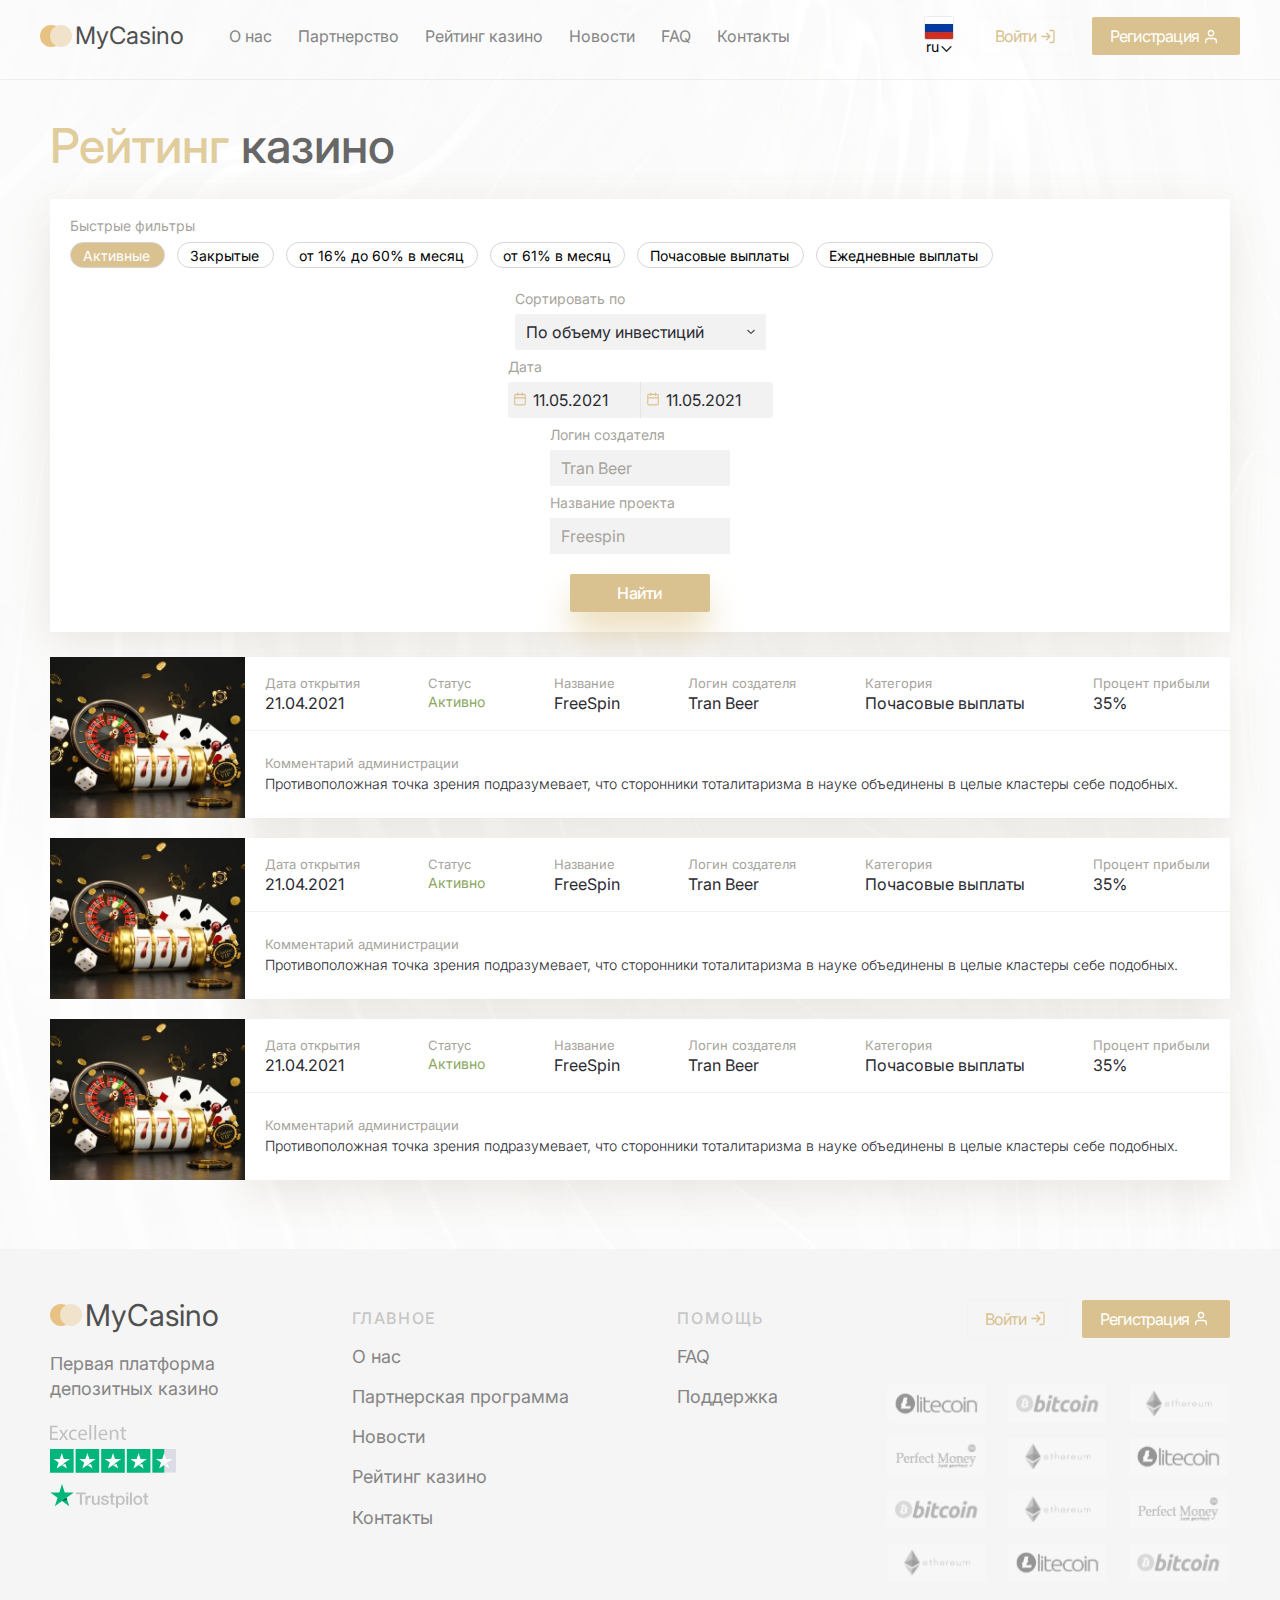
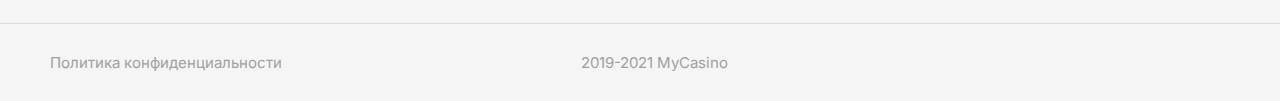
<file: raiting.html>
<!DOCTYPE html><html lang="ru"><head>	<title>Новости</title>	<meta charset="UTF-8">	<meta name="format-detection" content="telephone=no">	<link rel="stylesheet" href="css/style.min.css">	<link rel="shortcut icon" href="favicon.ico">	<link href="https://fonts.googleapis.com/css2?family=Inter:wght@300;400&display=swap" rel="stylesheet">	<!-- <meta name="robots" content="noindex, nofollow"> -->	<!-- <meta name="viewport" content="width=device-width, initial-scale=1.0, maximum-scale=1.0, user-scalable=0"> -->	<meta name="viewport" content="width=device-width, initial-scale=1.0"></head><body>   <div class="wrapper">      <header class="header">	<div class="header__content">		<div class="header__left-wrapp">			<div class="header__logo">				<a href="index.html" class="header__logo-link"><span>MyCasino</span></a>			</div>			<div class="header__menu menu">				<div class="menu__icon icon-menu">					<span></span>					<span></span>					<span></span>				</div>				<nav class="menu__body">					<ul class="menu__list">						<li><a href="about.html" class="menu__link">О нас</a></li>						<li><a href="partner.html" class="menu__link">Партнерство</a></li>						<li><a href="raiting.html" class="menu__link">Рейтинг казино</a></li>						<li><a href="news.html" class="menu__link">Новости</a></li>						<li><a href="FAQ.html" class="menu__link">FAQ</a></li>						<li><a href="contacts.html" class="menu__link">Контакты</a></li>					</ul>				</nav>			</div>		</div>		<div class="header__settings">			<div class="header__select-lang ">				<div class="header__select-wrapp">					<div class="header__lang-pic">						<picture><source srcset="img/header/rus.webp" type="image/webp"><img src="img/header/rus.png" alt=""></picture>					</div>					<select name="lang" class="header__select">						<option value="ru" selected>ru</option>						<option value="eng">eng</option>						<option value="ger">Ger</option>					</select>				</div>			</div>			<a data-modal="modal-2" data-da=".menu__body, 565,3" href="#"				class="header__enter-button enter-button md-trigger">				<span>Войти</span>			</a>			<a data-modal="modal-1" data-da=".menu__body, 565,4" href="#"				class="header__registr-button md-trigger"><span>Регистрация</span></a>		</div>	</div>	<div class="md-modal md-effect-9" id="modal-1">		<div class="header__logo header__logo_modal">			<a href="index.html" class="header__logo-link header__logo-link_m"><span>MyCasino</span></a>		</div>		<div class="md-content md-content1">			<div class="md-content1__title-row">				<div class="md-content1__name">РЕГИСТРАЦИЯ</div>				<div data-modal="modal-2" class="md-content1__button-enter md-trigger"><span>Войти</span></div>			</div>			<form action="sender.php" class="md-content1__body" method="POST">				<div class="md-content1__label">ЛОГИН</div>				<input autocomplete="off" type="text" name="form[]" data-error="Ошибка" data-value="TranBeer"					class="md-content1__input">				<div class="md-content1__label">E-MAIL</div>				<input autocomplete="off" type="text" name="form[]" data-error="Ошибка" data-value="hicktox@gmaill.com"					class="md-content1__input">				<div class="md-content1__label">ПАРОЛЬ</div>				<input type="password" autocomplete="off" type="text" name="form[]" data-error="Ошибка"					data-value="TranBeer" class="md-content1__password">				<div class="md-content1__label">ПОВТОРИТЕ ПАРОЛь</div>				<input type="password" autocomplete="off" type="text" name="form[]" data-error="Ошибка"					data-value="TranBeer" class="md-content1__password">				<button class="md-content1__button">ДАЛЕЕ</button>				<div class="md-content1__checkbox">					<label class="checkbox">						<input data-error="Ошибка" class="checkbox__input" type="checkbox" value="1" name="form[]">						<span class="checkbox__text"><span>By signing up above, I confirm that I agree to the <a href="">Terms									of Service, Privacy Policy, and Cookies Policy.</a></span></span>					</label>				</div>				<div class="status"></div>			</form>			<div class="md-close md-close_non">			</div>		</div>	</div>	<div class="md-modal md-effect-11" id="modal-2">		<div class="header__logo header__logo_modal header__logo_modal2">			<a href="index.html" class="header__logo-link header__logo-link_m"><span>MyCasino</span></a>		</div>		<div class="md-content md-content1">			<div class="md-content1__title-row">				<div class="md-content1__name">ВОЙТИ</div>				<div class="md-content1__button-enter md-content1__button-enter_registration">					<span>Регистрация</span>				</div>			</div>			<form action=" sender.php" class="md-content1__body" method="POST">				<div class="md-content1__label">ЛОГИН</div>				<input autocomplete="off" type="text" name="form[]" data-error="Ошибка" data-value="Hicktox"					class="md-content1__input">				<div class="md-content1__label">ПАРОЛЬ</div>				<input type="password" autocomplete="off" type="text" name="form[]" data-error="Ошибка"					data-value="TranBeer" class="md-content1__password">				<a href="#" class="md-content1__label md-content1__label">Забыли пароль?</a>				<div class="md-content1__captcha">					<div class="g-recaptcha" data-sitekey="6KepjAsTFFFFFFMqccY0ZiGqc3TEd3YVxo8cHsGX"></div>					<div class="text-danger" id="recaptchaError"></div>				</div>				<button class="md-content1__button md-content1__button">ДАЛЕЕ</button>				<div class="md-content1__checkbox">					<label class="checkbox">						<input data-error="Ошибка" class="checkbox__input" type="checkbox" value="1" name="form[]">						<span class="checkbox__text"><span>By signing up above, I confirm that I agree to the <a href="">Terms									of Service, Privacy Policy, and Cookies Policy.</a></span></span>					</label>				</div>				<div class="status"></div>			</form>			<div class="md-close md-close_non">			</div>		</div>	</div>	<div class="md-overlay"></div><!-- Обязателен!!! the overlay element --></header>      <main class="page">         <section class="page__sec1-raiting sec1-raiting">            <div class="sec1-raiting__bg">               <picture><source srcset="img/raiting/bg-raiting.webp" type="image/webp"><img src="img/raiting/bg-raiting.png" alt=""></picture>            </div>            <div class="sec1-raiting__body _container">               <div class="sec1-raiting__title title"><span>Рейтинг</span> казино</div>               <div class="sec1-raiting__filter">                  <div class="sec1-raiting__label">Быстрые фильтры</div>                  <div action="" class="sec1-raiting__fast-filter fast-filter">                     <div class="fast-filter__item _active">Активные</div>                     <div class="fast-filter__item ">Закрытые</div>                     <div class="fast-filter__item ">от 16% до 60% в месяц</div>                     <div class="fast-filter__item ">от 61% в месяц</div>                     <div class="fast-filter__item ">Почасовые выплаты</div>                     <div class="fast-filter__item ">Ежедневные выплаты</div>                  </div>                  <form action="#" class="history__form form-history">                     <div class="form-history__select-block">                        <label class="histoty-label" for="pay">Сортировать по</label>                        <div class="custom-select">                           <div class="custom-select__header">                              <span class="custom-select__current">По объему инвестиций</span>                              <div class="custom-select__icon">                                 <svg width="8" height="5" viewBox="0 0 8 5" fill="none"                                    xmlns="http://www.w3.org/2000/svg">                                    <path                                       d="M3.64645 4.85355C3.84171 5.04882 4.15829 5.04882 4.35355 4.85355L7.53553 1.67157C7.7308 1.47631 7.7308 1.15973 7.53553 0.964466C7.34027 0.769204 7.02369 0.769204 6.82843 0.964466L4 3.79289L1.17157 0.964466C0.976311 0.769204 0.659728 0.769204 0.464466 0.964466C0.269204 1.15973 0.269204 1.47631 0.464466 1.67157L3.64645 4.85355ZM3.5 4L3.5 4.5L4.5 4.5L4.5 4L3.5 4Z"                                       fill="#2B2B32" />                                 </svg>                              </div>                           </div>                           <div class="custom-select__body">                              <div class="custom-select__item">По объему инвестиций</div>                              <div class="custom-select__item">По объему инвестиций2</div>                              <div class="custom-select__item">По объему инвестиций3</div>                           </div>                        </div>                     </div>                     <div class="form-history__date-block">                        <label class="histoty-label" for="date">Дата</label>                        <div class="form-history__inputs">                           <div class="history-inpwrapp">                              <input id="date" autocomplete="off" type="text" name="form[]" data-error="Ошибка"                                 data-value="11.05.2021" class="form-history__date _date ">                           </div>                           <div class="history-inpwrapp">                              <input autocomplete="off" type="text" name="form[]" data-error="Ошибка"                                 data-value="11.05.2021" class="form-history__date _date ">                           </div>                        </div>                     </div>                     <div class="form-history__login-block">                        <label class="histoty-label" for="login">Логин создателя</label>                        <div class="form-history__inputs">                           <input id="login" autocomplete="off" type="text" name="form[]" data-error="Ошибка"                              data-value="Tran Beer" class="form-history__login">                        </div>                     </div>                     <div class="form-history__login-block">                        <label class="histoty-label" for="login">Название проекта</label>                        <div class="form-history__inputs">                           <input id="login" autocomplete="off" type="text" name="form[]" data-error="Ошибка"                              data-value="Freespin" class="form-history__login">                        </div>                     </div>                     <button class="form-history__button btn-gold">Найти</button>                  </form>               </div>               <div class="sec1-raiting__info">                  <div class="invest-page__invest-info invest-info">                     <div class="invest-info__pic-info">                        <picture><source srcset="img/raiting/kaz55.webp" type="image/webp"><img src="img/raiting/kaz55.jpg" alt=""></picture>                     </div>                     <div class="invest-info__rows-info">                        <div class="invest-info__top-row8 top-row8">                           <div class="top-row8__column">                              <div class="top-row8__label">Дата открытия</div>                              <div class="top-row8__text">21.04.2021</div>                           </div>                           <div class="top-row8__column">                              <div class="top-row8__label">Статус</div>                              <div class="top-row8__text_green">Активно</div>                           </div>                           <div class="top-row8__column">                              <div class="top-row8__label">Название</div>                              <div class="top-row8__text">FreeSpin</div>                           </div>                           <div class="top-row8__column">                              <div class="top-row8__label">Логин создателя</div>                              <div class="top-row8__text">Tran Beer</div>                           </div>                           <div class="top-row8__column">                              <div class="top-row8__label">Категория</div>                              <div class="top-row8__text">Почасовые выплаты</div>                           </div>                           <div class="top-row8__column">                              <div class="top-row8__label">Процент прибыли</div>                              <div class="top-row8__text">35%</div>                           </div>                        </div>                        <div class="invest-info__total-row8 total-row8">                           <div class="top-row8__label">Комментарий администрации</div>                           <div class="total-row8__text total-row8__text_coment">Противоположная точка зрения                              подразумевает, что сторонники                              тоталитаризма в науке объединены в целые кластеры себе подобных.</div>                        </div>                     </div>                  </div>               </div>               <div class="sec1-raiting__info">                  <div class="invest-page__invest-info invest-info">                     <div class="invest-info__pic-info">                        <picture><source srcset="img/raiting/kaz55.webp" type="image/webp"><img src="img/raiting/kaz55.jpg" alt=""></picture>                     </div>                     <div class="invest-info__rows-info">                        <div class="invest-info__top-row8 top-row8">                           <div class="top-row8__column">                              <div class="top-row8__label">Дата открытия</div>                              <div class="top-row8__text">21.04.2021</div>                           </div>                           <div class="top-row8__column">                              <div class="top-row8__label">Статус</div>                              <div class="top-row8__text_green">Активно</div>                           </div>                           <div class="top-row8__column">                              <div class="top-row8__label">Название</div>                              <div class="top-row8__text">FreeSpin</div>                           </div>                           <div class="top-row8__column">                              <div class="top-row8__label">Логин создателя</div>                              <div class="top-row8__text">Tran Beer</div>                           </div>                           <div class="top-row8__column">                              <div class="top-row8__label">Категория</div>                              <div class="top-row8__text">Почасовые выплаты</div>                           </div>                           <div class="top-row8__column">                              <div class="top-row8__label">Процент прибыли</div>                              <div class="top-row8__text">35%</div>                           </div>                        </div>                        <div class="invest-info__total-row8 total-row8">                           <div class="top-row8__label">Комментарий администрации</div>                           <div class="total-row8__text total-row8__text_coment">Противоположная точка зрения                              подразумевает, что сторонники                              тоталитаризма в науке объединены в целые кластеры себе подобных.</div>                        </div>                     </div>                  </div>               </div>               <div class="sec1-raiting__info">                  <div class="invest-page__invest-info invest-info">                     <div class="invest-info__pic-info">                        <picture><source srcset="img/raiting/kaz55.webp" type="image/webp"><img src="img/raiting/kaz55.jpg" alt=""></picture>                     </div>                     <div class="invest-info__rows-info">                        <div class="invest-info__top-row8 top-row8">                           <div class="top-row8__column">                              <div class="top-row8__label">Дата открытия</div>                              <div class="top-row8__text">21.04.2021</div>                           </div>                           <div class="top-row8__column">                              <div class="top-row8__label">Статус</div>                              <div class="top-row8__text_green">Активно</div>                           </div>                           <div class="top-row8__column">                              <div class="top-row8__label">Название</div>                              <div class="top-row8__text">FreeSpin</div>                           </div>                           <div class="top-row8__column">                              <div class="top-row8__label">Логин создателя</div>                              <div class="top-row8__text">Tran Beer</div>                           </div>                           <div class="top-row8__column">                              <div class="top-row8__label">Категория</div>                              <div class="top-row8__text">Почасовые выплаты</div>                           </div>                           <div class="top-row8__column">                              <div class="top-row8__label">Процент прибыли</div>                              <div class="top-row8__text">35%</div>                           </div>                        </div>                        <div class="invest-info__total-row8 total-row8">                           <div class="top-row8__label">Комментарий администрации</div>                           <div class="total-row8__text total-row8__text_coment">Противоположная точка зрения                              подразумевает, что сторонники                              тоталитаризма в науке объединены в целые кластеры себе подобных.</div>                        </div>                     </div>                  </div>               </div>            </div>         </section>      </main>      <footer class="footer">	<div class="footer__content _container">		<div class="footer__top-row">			<div class="footer__stars">				<div class="footer__logo">					<a href="index.html" class="header__logo-link header__logo-link_f"><span>MyCasino</span></a>				</div>				<div class="footer__underlogo">Первая платформа депозитных казино</div>				<div class="footer__srar">					<picture><source srcset="img/main/footer/star.svg" type="image/webp"><img src="img/main/footer/star.svg" alt=""></picture>				</div>			</div>			<div class="footer__main">				<div class="footer__main-title">Главное</div>				<ul class="footer__main-list">					<li><a href="about.html" class="footer__main-link">О нас</a></li>					<li><a href="partner.html" class="footer__main-link">Партнерская программа</a></li>					<li><a href="news.html" class="footer__main-link">Новости</a></li>					<li><a href="raiting.html" class="footer__main-link">Рейтинг казино</a></li>					<li><a href="contacts.html" class="footer__main-link">Контакты</a></li>				</ul>			</div>			<div class="footer__help">				<div class="footer__main-title">ПОМОЩЬ</div>				<ul class="footer__main-list">					<li><a href="FAQ.html" class="footer__main-link">FAQ</a></li>					<li><a href="#" class="footer__main-link">Поддержка</a></li>				</ul>			</div>			<div class="footer__cripta">				<div class="footer__button-row">					<a href="#" class="header__enter-button enter-button">						<span>Войти</span>					</a>					<a href="#" class="header__registr-button"><span>Регистрация</span></a>				</div>				<div class="footer__wallets">					<div class="footer__wallet">						<picture><source srcset="img/main/footer/01.svg" type="image/webp"><img src="img/main/footer/01.svg" alt=""></picture>					</div>					<div class="footer__wallet">						<picture><source srcset="img/main/footer/02.svg" type="image/webp"><img src="img/main/footer/02.svg" alt=""></picture>					</div>					<div class="footer__wallet">						<picture><source srcset="img/main/footer/03.svg" type="image/webp"><img src="img/main/footer/03.svg" alt=""></picture>					</div>					<div class="footer__wallet">						<picture><source srcset="img/main/footer/04.svg" type="image/webp"><img src="img/main/footer/04.svg" alt=""></picture>					</div>					<div class="footer__wallet">						<picture><source srcset="img/main/footer/03.svg" type="image/webp"><img src="img/main/footer/03.svg" alt=""></picture>					</div>					<div class="footer__wallet">						<picture><source srcset="img/main/footer/01.svg" type="image/webp"><img src="img/main/footer/01.svg" alt=""></picture>					</div>					<div class="footer__wallet">						<picture><source srcset="img/main/footer/02.svg" type="image/webp"><img src="img/main/footer/02.svg" alt=""></picture>					</div>					<div class="footer__wallet">						<picture><source srcset="img/main/footer/03.svg" type="image/webp"><img src="img/main/footer/03.svg" alt=""></picture>					</div>					<div class="footer__wallet">						<picture><source srcset="img/main/footer/04.svg" type="image/webp"><img src="img/main/footer/04.svg" alt=""></picture>					</div>					<div class="footer__wallet">						<picture><source srcset="img/main/footer/03.svg" type="image/webp"><img src="img/main/footer/03.svg" alt=""></picture>					</div>					<div class="footer__wallet">						<picture><source srcset="img/main/footer/01.svg" type="image/webp"><img src="img/main/footer/01.svg" alt=""></picture>					</div>					<div class="footer__wallet">						<picture><source srcset="img/main/footer/02.svg" type="image/webp"><img src="img/main/footer/02.svg" alt=""></picture>					</div>				</div>			</div>		</div>		<div class="footer__bottom-row">			<div class="footer__bottom-konfidental">				Политика конфиденциальности			</div>			<div class="footer__bottom-name">				2019-2021 MyCasino			</div>		</div>	</div></footer>   </div>   <script src="https://code.jquery.com/jquery-3.3.1.min.js"></script><script src="js/vendors.min.js"></script><script src="js/app.min.js"></script><script src='https://www.google.com/recaptcha/api.js'></script></body></html>
</file>
<file: css/style.min.css>
@charset "UTF-8";@font-face{font-family:Gilroy-Black;font-display:swap;src:url(../fonts/Gilroy-Black.woff) format("woff"),url(../fonts/Gilroy-Black.woff2) format("woff2");font-weight:400;font-style:normal}@font-face{font-family:Gilroy-Bold;font-display:swap;src:url(../fonts/Gilroy-Bold.woff) format("woff"),url(../fonts/Gilroy-Bold.woff2) format("woff2");font-weight:400;font-style:normal}@font-face{font-family:Gilroy-Light;font-display:swap;src:url(../fonts/Gilroy-Light.woff) format("woff"),url(../fonts/Gilroy-Light.woff2) format("woff2");font-weight:400;font-style:normal}@font-face{font-family:Gilroy-Medium;font-display:swap;src:url(../fonts/Gilroy-Medium.woff) format("woff"),url(../fonts/Gilroy-Medium.woff2) format("woff2");font-weight:400;font-style:normal}@font-face{font-family:Gilroy-Regular;font-display:swap;src:url(../fonts/Gilroy-Regular.woff) format("woff"),url(../fonts/Gilroy-Regular.woff2) format("woff2");font-weight:400;font-style:normal}*{padding:0;margin:0;border:0}*,:after,:before{-webkit-box-sizing:border-box;box-sizing:border-box}:active,:focus{outline:0}a:active,a:focus{outline:0}aside,footer,header,nav,section{display:block}body,html{height:100%;min-width:320px}body{line-height:1;font-family:Inter,sans-serif;-ms-text-size-adjust:100%;-moz-text-size-adjust:100%;-webkit-text-size-adjust:100%}button,input,textarea{font-family:Inter,sans-serif}input::-ms-clear{display:none}button{cursor:pointer}button::-moz-focus-inner{padding:0;border:0}a,a:visited{text-decoration:none}a:hover{text-decoration:none}ul li{list-style:none}img{vertical-align:top}h1,h2,h3,h4,h5,h6{font-weight:inherit;font-size:inherit}body{color:#676767;font-size:14px}body._lock{overflow:hidden}.wrapper{width:100%;min-height:100%;overflow:hidden;display:-webkit-box;display:-ms-flexbox;display:flex;-webkit-box-orient:vertical;-webkit-box-direction:normal;-ms-flex-direction:column;flex-direction:column}._container{max-width:1180px;margin:0 auto}.btn{display:-webkit-inline-box;display:-ms-inline-flexbox;display:inline-flex;padding:0 0}.btn._fw{width:100%}.select{position:relative}.select__item{position:relative}.select__title{color:#000;background-color:inherit;cursor:pointer;border-radius:4px}.select__value{display:-webkit-box;display:-ms-flexbox;display:flex;font-size:14px;padding:0 15px;-webkit-box-align:center;-ms-flex-align:center;align-items:center;-webkit-box-pack:justify;-ms-flex-pack:justify;justify-content:space-between;-webkit-box-orient:horizontal;-webkit-box-direction:reverse;-ms-flex-direction:row-reverse;flex-direction:row-reverse}.select__value span{padding:0 0;margin:0 2px 0 0;height:16px;overflow:hidden;display:-webkit-box;-webkit-line-clamp:1;-webkit-box-orient:vertical}.select__value:before{content:"";display:inline-block;-webkit-transition:all .3s ease 0s;-o-transition:all .3s ease 0s;transition:all .3s ease 0s;width:11px;height:7px;background:url(../img/icons/select.svg) center/100% no-repeat}.select__input{width:100%;background-color:transparent;height:100%}.select__options{color:#000;display:none;position:absolute;top:20px;border-radius:5px;min-width:100%;left:0;background-color:#fff;border-top:0;border-top:0;font-size:14px;padding:0 0 5px 0}.select__option{cursor:pointer;padding:5px 15px;margin:0}.select._active{z-index:5}.select._active .select__value:before{-webkit-transform:rotate(-180deg);-ms-transform:rotate(-180deg);transform:rotate(-180deg)}.select._active .select__options{display:block}input[type=email],input[type=tel],input[type=text],textarea{-webkit-appearance:none;-moz-appearance:none;appearance:none}.input{border-radius:0!important;width:100%;display:block;padding:16px 20px;-webkit-transition:all .3s ease 0s;-o-transition:all .3s ease 0s;transition:all .3s ease 0s;max-width:302px;color:#c2c2c2;font-size:18px;font-weight:500;border:2px solid #e9e9e9;background-color:#fff}.input._focus{-webkit-transition:all .3s ease 0s;-o-transition:all .3s ease 0s;transition:all .3s ease 0s;border:2px solid #bfbfbf}textarea.input{resize:none;padding:16px 19px;width:100%;max-width:619px;height:140px}.checkbox{position:relative}.checkbox__input{position:absolute;width:0;height:0;opacity:0;visibility:hidden}.checkbox__input:checked+.checkbox__text:before{-webkit-transition:all .3s ease 0s;-o-transition:all .3s ease 0s;transition:all .3s ease 0s;background:#fff url(../img/modal/check.svg) center no-repeat}.checkbox__text{display:-webkit-inline-box;display:-ms-inline-flexbox;display:inline-flex;-webkit-box-align:center;-ms-flex-align:center;align-items:center;position:relative;font-size:16px;color:#fff;letter-spacing:-.3px;line-height:calc(20 / 16);cursor:pointer}.checkbox__text:before{content:"";-webkit-transition:all .3s ease 0s;-o-transition:all .3s ease 0s;transition:all .3s ease 0s;-ms-flex-item-align:start;align-self:flex-start;margin:0 14px 0 0;-webkit-box-flex:0;-ms-flex:0 0 20px;flex:0 0 20px;left:0;top:0;width:15px;height:17px;background:#fff;border:2px solid #8ba75e;border-radius:3px}.checkbox a{color:#fff;text-decoration:underline}.checkbox._error .checkbox__text:before{border:1px solid #ee1212}.options{display:-webkit-box;display:-ms-flexbox;display:flex;-webkit-box-orient:vertical;-webkit-box-direction:normal;-ms-flex-direction:column;flex-direction:column;-webkit-box-align:start;-ms-flex-align:start;align-items:flex-start}.options__item{position:relative;cursor:pointer}.options__input{position:absolute;width:0;height:0;opacity:0;left:0;top:0;visibility:hidden}.options__input:checked+.options__text:after{-webkit-transform:scale(1);-ms-transform:scale(1);transform:scale(1)}.options__text{display:-webkit-inline-box;display:-ms-inline-flexbox;display:inline-flex;-webkit-box-align:center;-ms-flex-align:center;align-items:center;position:relative;font-size:16px;color:#fff;letter-spacing:-.3px;line-height:calc(20 / 16)}.options__text:before{content:"";-ms-flex-item-align:start;align-self:flex-start;margin:0 14px 0 0;-webkit-box-flex:0;-ms-flex:0 0 20px;flex:0 0 20px;left:0;top:0;border-radius:50%;width:20px;height:18px;background:#fff;border:1px solid #a7a9ac}.options__text:after{content:"";-webkit-transition:all .3s ease 0s;-o-transition:all .3s ease 0s;transition:all .3s ease 0s;-webkit-transform:scale(0);-ms-transform:scale(0);transform:scale(0);width:10px;height:10px;border-radius:50%;background-color:#77243a;position:absolute;left:5px;top:4px}.rating-block{display:table;font-size:0}.rating{display:inline-block;position:relative;vertical-align:middle}.rating.edit .star{cursor:pointer}.rating .star{width:17px;height:14px;display:inline-block;position:relative;z-index:3}.rating__line{position:absolute;width:85px;height:14px;top:0;left:0;background:url(../img/icons/bg_rating.svg) 0 0 no-repeat;z-index:1;background-size:85px 100%}.rating__activeline{position:absolute;width:0;height:14px;top:0;left:0;background:url(../img/icons/bg_rating_active.svg) 0 0 no-repeat;z-index:2;background-size:85px 100%}.rating__value{display:inline-block;color:#1b3139;font-size:14px;line-height:13px;vertical-align:middle}.quantity{width:88px;height:40px;display:-webkit-box;display:-ms-flexbox;display:flex;border:1px solid rgba(166,166,166,.45)}.quantity__button{-webkit-box-flex:0;-ms-flex:0 0 30px;flex:0 0 30px;position:relative;cursor:pointer}.quantity__button::after,.quantity__button::before{content:"";position:absolute;top:50%;left:50%;-webkit-transition:all .3s ease 0s;-o-transition:all .3s ease 0s;transition:all .3s ease 0s;margin:0 0 0 -4.5px;background-color:#a6a6a6;width:9px;height:1px}.quantity__button_plus::before{-webkit-transform:rotate(-90deg);-ms-transform:rotate(-90deg);transform:rotate(-90deg)}.quantity__input{-webkit-box-flex:1;-ms-flex:1 1 auto;flex:1 1 auto}.quantity__input input{height:100%;color:#a6a6a6;font-size:12px;width:100%;text-align:center}.row:after{display:block;content:"";clear:both}.rub:after{content:"₽"}ol.counter{list-style-type:none;counter-reset:item}ol.counter li{position:relative;padding:0 0 0 45px}ol.counter li:before{counter-increment:item;content:counter(item);position:absolute;left:0;top:0;color:#818181;font-size:14px;font-weight:700;text-align:center;line-height:26px;border-radius:50%;width:28px;height:28px;border:1px solid #4274bb}.ellipsis{display:block;overflow:hidden;width:100%;white-space:nowrap;-o-text-overflow:ellipsis;text-overflow:ellipsis}.es{overflow:hidden;white-space:nowrap;-o-text-overflow:ellipsis;text-overflow:ellipsis}.table{display:table;font-size:0;width:100%}.trow{display:table-row}.cell{display:table-cell}.cell.full{width:100%}._ibg{position:relative}._ibg img{position:absolute;width:100%;height:100%;top:0;left:0;-o-object-fit:cover;object-fit:cover}body.ie ._ibg{background-position:center;background-size:cover;background-repeat:no-repeat}body.ie ._ibg img{width:0;height:0;opacity:0;visibility:hidden}.video{position:relative;overflow:hidden;height:0;padding-bottom:56.25%}.video embed,.video iframe,.video object,.video video{position:absolute;top:0;left:0;width:100%;height:100%}.videobg embed,.videobg iframe,.videobg object,.videobg video{position:fixed;top:50%;left:50%;min-width:100%;min-height:100%;width:auto;height:auto;z-index:-100;-webkit-transform:translateX(-50%) translateY(-50%);-ms-transform:translateX(-50%) translateY(-50%);transform:translateX(-50%) translateY(-50%);background-size:cover}._more-content{-webkit-transition:all .3s ease 0s;-o-transition:all .3s ease 0s;transition:all .3s ease 0s;overflow:hidden}._more-link{cursor:pointer}._more-link span{font-style:normal}._more-link span:first-child{display:block}._more-link span:last-child{display:none}._more-link._active span{font-style:normal}._more-link._active span:first-child{display:none}._more-link._active span:last-child{display:block}#map{background:url(../img/icons/loading.gif) center/50px no-repeat}._swiper{overflow:hidden}._swiper .swiper-wrapper{width:100%;height:100%;-webkit-box-sizing:content-box;box-sizing:content-box;display:-webkit-box;display:-ms-flexbox;display:flex;position:relative}._swiper.swiper-container-vertical .swiper-wrapper{-webkit-box-orient:vertical;-webkit-box-direction:normal;-ms-flex-direction:column;flex-direction:column}._swiper.swiper-container-autoheight .swiper-wrapper{-webkit-box-align:start;-ms-flex-align:start;align-items:flex-start}.swiper-container-initialized .swiper-slide{-ms-flex-negative:0;flex-shrink:0}.swiper-container-android .swiper-slide,.swiper-container-android .swiper-wrapper{-webkit-transform:translate3d(0,0,0);transform:translate3d(0,0,0)}.swiper-button-lock{display:none!important}._tabs-block{display:none}._tabs-block._active{display:block}.mirror{-webkit-transform:scale(-1,1);-ms-transform:scale(-1,1);transform:scale(-1,1)}.nicescroll-rails{z-index:1000!important}._custom-scroll{position:fixed;right:0;top:0;width:3px;height:100%;z-index:1000}._custom-scroll__line{background-color:rgba(0,0,0,.5);border-radius:3px 0 0 3px;position:relative;left:0;top:0;width:100%}.qs-datepicker-container{margin:5px;font-size:1rem;font-family:sans-serif;color:#000;position:absolute;width:15.625em;display:-webkit-box;display:-ms-flexbox;display:flex;-webkit-box-orient:vertical;-webkit-box-direction:normal;-ms-flex-direction:column;flex-direction:column;z-index:9001;-webkit-user-select:none;-moz-user-select:none;-ms-user-select:none;user-select:none;overflow:hidden;background:#000;-webkit-box-shadow:0 1.25em 1.25em -.9375em rgba(0,0,0,.3);box-shadow:0 1.25em 1.25em -.9375em rgba(0,0,0,.3);border-right:1px solid #fff;border-left:1px solid #f1ad70;padding:5px}.qs-datepicker-container:after,.qs-datepicker-container:before{content:"";width:100%;height:2px;left:0;z-index:2;position:absolute;background-image:-webkit-gradient(linear,left top,right top,from(#f1ad70),to(#fffdf2));background-image:-o-linear-gradient(left,#f1ad70 0,#fffdf2 100%);background-image:linear-gradient(to right,#f1ad70 0,#fffdf2 100%)}.qs-datepicker-container:before{top:0}.qs-datepicker-container:after{bottom:0}.qs-datepicker-container *{-webkit-box-sizing:border-box;box-sizing:border-box}.qs-datepicker-container.qs-centered{position:fixed;top:50%;left:50%;-webkit-transform:translate(-50%,-50%);-ms-transform:translate(-50%,-50%);transform:translate(-50%,-50%)}.qs-datepicker-container.qs-hidden{display:none}.qs-datepicker .qs-overlay{position:absolute;top:0;left:0;background:rgba(0,0,0,.75);color:#fff;width:100%;height:100%;padding:.5em;z-index:1;opacity:1;-webkit-transition:opacity .3s;-o-transition:opacity .3s;transition:opacity .3s;display:-webkit-box;display:-ms-flexbox;display:flex;-webkit-box-orient:vertical;-webkit-box-direction:normal;-ms-flex-direction:column;flex-direction:column}.qs-datepicker .qs-overlay.qs-hidden{opacity:0;z-index:-1}.qs-datepicker .qs-overlay .qs-overlay-year{background:rgba(0,0,0,0);border:none;border-bottom:1px solid #fff;border-radius:0;color:#fff;font-size:.875em;padding:.25em 0;width:80%;text-align:center;margin:0 auto;display:block}.qs-datepicker .qs-overlay .qs-overlay-year::-webkit-inner-spin-button{-webkit-appearance:none}.qs-datepicker .qs-overlay .qs-close{padding:.5em;cursor:pointer;position:absolute;top:0;right:0}.qs-datepicker .qs-overlay .qs-submit{border:1px solid #fff;border-radius:.26392em;padding:.5em;margin:0 auto auto;cursor:pointer;background:rgba(128,128,128,.4)}.qs-datepicker .qs-overlay .qs-submit.qs-disabled{color:grey;border-color:grey;cursor:not-allowed}.qs-datepicker .qs-overlay .qs-overlay-month-container{display:-webkit-box;display:-ms-flexbox;display:flex;-ms-flex-wrap:wrap;flex-wrap:wrap;-webkit-box-flex:1;-ms-flex-positive:1;flex-grow:1}.qs-datepicker .qs-overlay .qs-overlay-month{display:-webkit-box;display:-ms-flexbox;display:flex;-webkit-box-pack:center;-ms-flex-pack:center;justify-content:center;-webkit-box-align:center;-ms-flex-align:center;align-items:center;width:33.33333%;cursor:pointer;opacity:.5;-webkit-transition:opacity .15s;-o-transition:opacity .15s;transition:opacity .15s}.qs-datepicker .qs-overlay .qs-overlay-month.active,.qs-datepicker .qs-overlay .qs-overlay-month:hover{opacity:1}.qs-datepicker .qs-controls{width:100%;display:-webkit-box;display:-ms-flexbox;display:flex;-webkit-box-pack:justify;-ms-flex-pack:justify;justify-content:space-between;-webkit-box-align:center;-ms-flex-align:center;align-items:center;-webkit-box-flex:1;-ms-flex-positive:1;flex-grow:1;-ms-flex-negative:0;flex-shrink:0;background:#000;color:#fff;-webkit-filter:blur(0);filter:blur(0);-webkit-transition:-webkit-filter .3s;transition:-webkit-filter .3s;-o-transition:filter .3s;transition:filter .3s;transition:filter .3s,-webkit-filter .3s}.qs-datepicker .qs-controls.qs-blur{-webkit-filter:blur(5px);filter:blur(5px)}.qs-datepicker .qs-arrow{height:1.5625em;width:1.5625em;position:relative;cursor:pointer;border-radius:.26392em;-webkit-transition:background .15s;-o-transition:background .15s;transition:background .15s}.qs-datepicker .qs-arrow:hover{background:rgba(0,0,0,.1)}.qs-datepicker .qs-arrow:hover.qs-left:after{border-right-color:#000}.qs-datepicker .qs-arrow:hover.qs-right:after{border-left-color:#000}.qs-datepicker .qs-arrow:after{content:"";border:.39062em solid transparent;position:absolute;top:50%;-webkit-transition:border .2s;-o-transition:border .2s;transition:border .2s}.qs-datepicker .qs-arrow.qs-left:after{border-right-color:grey;right:50%;-webkit-transform:translate(25%,-50%);-ms-transform:translate(25%,-50%);transform:translate(25%,-50%)}.qs-datepicker .qs-arrow.qs-right:after{border-left-color:grey;left:50%;-webkit-transform:translate(-25%,-50%);-ms-transform:translate(-25%,-50%);transform:translate(-25%,-50%)}.qs-datepicker .qs-month-year{font-weight:700;-webkit-transition:border .2s;-o-transition:border .2s;transition:border .2s;border-bottom:1px solid transparent;cursor:pointer}.qs-datepicker .qs-month-year:hover{border-bottom:1px solid grey}.qs-datepicker .qs-month-year:active:focus,.qs-datepicker .qs-month-year:focus{outline:0}.qs-datepicker .qs-month{padding-right:.5ex}.qs-datepicker .qs-year{padding-left:.5ex}.qs-datepicker .qs-squares{display:-webkit-box;display:-ms-flexbox;display:flex;color:#fff;-ms-flex-wrap:wrap;flex-wrap:wrap;padding:.3125em;-webkit-filter:blur(0);filter:blur(0);-webkit-transition:-webkit-filter .3s;transition:-webkit-filter .3s;-o-transition:filter .3s;transition:filter .3s;transition:filter .3s,-webkit-filter .3s}.qs-datepicker .qs-squares.qs-blur{-webkit-filter:blur(5px);filter:blur(5px)}.qs-datepicker .qs-square{width:14.28571%;height:1.5625em;display:-webkit-box;display:-ms-flexbox;display:flex;-webkit-box-align:center;-ms-flex-align:center;align-items:center;-webkit-box-pack:center;-ms-flex-pack:center;justify-content:center;cursor:pointer;-webkit-transition:background .1s;-o-transition:background .1s;transition:background .1s;border-radius:.26392em}.qs-datepicker .qs-square.qs-current{font-weight:700}.qs-datepicker .qs-square.qs-current span{text-decoration:underline}.qs-datepicker .qs-square.qs-active{background:#fff;color:#000}.qs-datepicker .qs-square.qs-range-date-start:not(.qs-range-date-6){border-top-right-radius:0;border-bottom-right-radius:0}.qs-datepicker .qs-square.qs-range-date-middle{background:#d4ebf2}.qs-datepicker .qs-square.qs-range-date-middle:not(.qs-range-date-0):not(.qs-range-date-6){border-radius:0}.qs-datepicker .qs-square.qs-range-date-middle.qs-range-date-0{border-top-right-radius:0;border-bottom-right-radius:0}.qs-datepicker .qs-square.qs-range-date-end:not(.qs-range-date-0),.qs-datepicker .qs-square.qs-range-date-middle.qs-range-date-6{border-top-left-radius:0;border-bottom-left-radius:0}.qs-datepicker .qs-square.qs-disabled span{opacity:.2}.qs-datepicker .qs-square.qs-empty{cursor:default}.qs-datepicker .qs-square.qs-disabled{cursor:not-allowed}.qs-datepicker .qs-square.qs-day{cursor:default;font-weight:700;color:grey}.qs-datepicker .qs-square:not(.qs-empty):not(.qs-disabled):not(.qs-day):not(.qs-active):hover{background:orange}.qs-datepicker .qs-event{position:relative}.qs-datepicker .qs-event:after{content:"";position:absolute;width:.46875em;height:.46875em;border-radius:50%;background:#07f;bottom:0;right:0}.qs-datepicker .qs-event.qs-disabled:after,.qs-datepicker .qs-event.qs-empty:after{background:#cce4ff}.popup{-webkit-overflow-scrolling:touch;position:fixed;top:0;left:0;z-index:100;padding:30px 10px;width:100%;height:100%;visibility:hidden;-webkit-transition:visibility .8s ease 0s;-o-transition:visibility .8s ease 0s;transition:visibility .8s ease 0s}.popup::before{content:"";background-color:rgba(0,0,0,.9);position:fixed;width:100%;height:100%;top:0;left:0;opacity:0;-webkit-transition:opacity .8s ease 0s;-o-transition:opacity .8s ease 0s;transition:opacity .8s ease 0s}.popup.show{visibility:visible;overflow:auto}.popup.show::before{opacity:1}.popup.show .popup__body{-webkit-transform:scale(1);-ms-transform:scale(1);transform:scale(1)}.popup._active{visibility:visible;overflow:auto}.popup._active::before{opacity:1}.popup._active .popup__body{-webkit-transition:all .3s ease .2s;-o-transition:all .3s ease .2s;transition:all .3s ease .2s;-webkit-transform:scale(1);-ms-transform:scale(1);transform:scale(1)}.popup__content{display:-webkit-box;display:-ms-flexbox;display:flex;-webkit-box-orient:vertical;-webkit-box-direction:normal;-ms-flex-direction:column;flex-direction:column;-webkit-box-align:center;-ms-flex-align:center;align-items:center;min-height:100%;-webkit-box-flex:1;-ms-flex:1 1 auto;flex:1 1 auto;width:100%;display:flex;-webkit-box-pack:center;-ms-flex-pack:center;justify-content:center;align-items:center}.popup__body{-webkit-transform:scale(0);-ms-transform:scale(0);transform:scale(0);-webkit-transition:all .3s ease 0s;-o-transition:all .3s ease 0s;transition:all .3s ease 0s;background-color:#fff;padding:50px;width:100%;max-width:800px}.popup__close{width:15px;height:15px;position:absolute;top:0;right:0;cursor:pointer;z-index:30;background:url(../img/icons/close.svg) 0 0 no-repeat}.header{position:absolute;z-index:91;width:100%;background-color:transparent;height:80px;padding:24px 40px 31px 40px;border-bottom:1px solid rgba(0,0,0,.05)}.header__content{position:relative;z-index:100;display:-webkit-box;display:-ms-flexbox;display:flex;-webkit-box-align:center;-ms-flex-align:center;align-items:center;-webkit-box-pack:justify;-ms-flex-pack:justify;justify-content:space-between;width:100%;height:100%}.header__left-wrapp{display:-webkit-box;display:-ms-flexbox;display:flex;-webkit-box-align:center;-ms-flex-align:center;align-items:center}.header__logo{position:relative;z-index:100;margin:0 45px 0 0}.header__logo-link{color:#2b2b32;font-size:24px;font-weight:400}.header__logo-link_f{font-size:30px}.header__logo-link span{background:url(../img/header/logo-img.svg) left no-repeat;padding:0 0 0 35px;color:#505050}.header__settings{display:-webkit-box;display:-ms-flexbox;display:flex;-webkit-box-align:center;-ms-flex-align:center;align-items:center}.header__select-lang{position:relative;z-index:91;display:-webkit-box;display:-ms-flexbox;display:flex;-webkit-box-pack:center;-ms-flex-pack:center;justify-content:center;-webkit-box-orient:vertical;-webkit-box-direction:normal;-ms-flex-direction:column;flex-direction:column;-ms-flex-preferred-size:70px;flex-basis:70px;padding:0 10px}.header__select-lang::after{content:"";position:absolute;top:-22px;right:0;width:1px;background-color:inherit}.header__select-lang::before{content:"";position:absolute;top:-22px;left:0;width:1px;height:80px}.header__select-wrapp{display:-webkit-box;display:-ms-flexbox;display:flex;-webkit-box-orient:vertical;-webkit-box-direction:normal;-ms-flex-direction:column;flex-direction:column;-webkit-box-pack:center;-ms-flex-pack:center;justify-content:center;-webkit-box-align:center;-ms-flex-align:center;align-items:center}.header__enter-button{position:relative;z-index:100;color:#d9c28f;font-size:16px;font-weight:400;letter-spacing:-.8px;border-radius:2px;border:1px solid rgba(221,200,153,.05);width:100%;max-width:99px;padding:10px 40px 10px 17px;-webkit-transition:all .3s ease 0s;-o-transition:all .3s ease 0s;transition:all .3s ease 0s}.header__enter-button span{background:url(../img/header/log-in.svg) right no-repeat;padding:0 20px 0 0}.header__enter-button:hover{-webkit-transition:all .3s ease 0s;-o-transition:all .3s ease 0s;transition:all .3s ease 0s;background-color:#d9c28f;color:#fff}.header__enter-button:hover span{background:url(../img/header/log-inW.svg) right no-repeat;padding:0 20px 0 0}.header__registr-button{position:relative;z-index:100;margin:0 0 0 16px;color:#fff;font-size:16px;font-weight:400;letter-spacing:-.8px;border-radius:2px;border:1px solid rgba(221,200,153,.2);background-color:#d9c28f;padding:10px 20px 10px 17px;-webkit-transition:all .3s ease 0s;-o-transition:all .3s ease 0s;transition:all .3s ease 0s}.header__registr-button span{background:url(../img/header/user.svg) right no-repeat;padding:0 20px 0 0}.header__registr-button:hover{-webkit-transition:all .3s ease 0s;-o-transition:all .3s ease 0s;transition:all .3s ease 0s;background-color:#c4a561}.menu{position:relative}.menu__list{display:-webkit-box;display:-ms-flexbox;display:flex}.menu__list li{margin:0 26px 0 0}.menu__list li:last-child{margin:0}.menu__link{color:#858585;font-size:16px;font-weight:400;-webkit-transition:all .3s ease 0s;-o-transition:all .3s ease 0s;transition:all .3s ease 0s}.menu__link:hover{-webkit-transition:all .3s ease 0s;-o-transition:all .3s ease 0s;transition:all .3s ease 0s;color:#d9c28f}.icon-menu{display:none}.footer{background-color:#f5f5f5}.footer__top-row{position:relative;display:-webkit-box;display:-ms-flexbox;display:flex;padding:51px 0 28px 0;-webkit-box-pack:justify;-ms-flex-pack:justify;justify-content:space-between}.footer__top-row::after{content:"";position:absolute;width:200%;max-width:2450px;height:1px;bottom:0;left:-50%;background-color:#dbdbdb}.footer__underlogo{margin:21px 0 24px 0;color:#858585;font-size:18px;font-weight:400;line-height:25.2px;max-width:193px}.footer__main-title{color:#c7c7c7;font-size:16px;font-weight:500;letter-spacing:1.6px;text-transform:uppercase;margin:10px 0 18px 0}.footer__main-list li{margin:0 0 15px 0}.footer__main-list li:last-child{margin:0}.footer__main-link{color:#858585;font-size:18px;font-weight:400;line-height:25.2px;-webkit-transition:all .3s ease 0s;-o-transition:all .3s ease 0s;transition:all .3s ease 0s}.footer__main-link:hover{-webkit-transition:all .3s ease 0s;-o-transition:all .3s ease 0s;transition:all .3s ease 0s;color:#4b4b4b}.footer__button-row{display:-webkit-box;display:-ms-flexbox;display:flex;-webkit-box-pack:end;-ms-flex-pack:end;justify-content:flex-end;margin:0 0 46px 0}.footer__wallets{display:-webkit-box;display:-ms-flexbox;display:flex;-ms-flex-wrap:wrap;flex-wrap:wrap;max-width:365px;margin:0 -22px 0 0}.footer__wallet{margin:0 22px 14px 0}.footer__bottom-row{padding:31px 0;display:-webkit-box;display:-ms-flexbox;display:flex}.footer__bottom-konfidental{-webkit-box-flex:1;-ms-flex:1 1 40%;flex:1 1 40%;color:#a0a0a0;font-size:15px;font-weight:400}.footer__bottom-name{-webkit-box-flex:1;-ms-flex:1 1 50%;flex:1 1 50%;color:#a0a0a0;font-size:15px;font-weight:400}.sec1-about{padding:180px 0 145px 0;position:relative}.sec1-about__bg{position:absolute;width:100%;height:100%;top:0;left:0;opacity:.1}.sec1-about__bg img{width:100%;height:100%}.sec1-about__body{position:relative;z-index:10;display:-webkit-box;display:-ms-flexbox;display:flex;-webkit-box-pack:justify;-ms-flex-pack:justify;justify-content:space-between;padding:0 0 45px 0}.sec1-about__text{font-size:18px;font-weight:400;line-height:28.8px;max-width:480px}.sec1-about__text p{margin:0 0 40px 0}.sec1-about__text p:last-child{margin:0}.sec1-about__pic-column{display:-webkit-box;display:-ms-flexbox;display:flex;-webkit-box-orient:vertical;-webkit-box-direction:normal;-ms-flex-direction:column;flex-direction:column;-webkit-box-align:end;-ms-flex-align:end;align-items:flex-end}.sec1-about__pic{margin:-65px -70px 0 0}.sec1-about__pic img{width:100%;height:100%}.sec1-about__under-pic{margin:-50px 0 0 0;position:relative}.sec1-about__under-text{padding:28px 12px 28px 52px;font-size:20px;font-weight:400;line-height:32px;max-width:570px;border-radius:4px;border:3px solid #f4dba2}.sec1-about__under-litlle{position:absolute;width:71px;height:71px;top:24px;left:-34px;background-color:rgba(255,255,255,.53);border-radius:50%}.sec1-about__items-block{position:relative;z-index:10}.sec1-about__items-wrapp{margin:0 -15px;display:-webkit-box;display:-ms-flexbox;display:flex;-ms-flex-wrap:wrap;flex-wrap:wrap}.item-about{padding:0 15px;display:-webkit-box;display:-ms-flexbox;display:flex;-webkit-box-orient:vertical;-webkit-box-direction:normal;-ms-flex-direction:column;flex-direction:column;-webkit-box-flex:1;-ms-flex:1 1 370px;flex:1 1 370px;margin:0 0 25px 0}.item-about__num{position:relative;z-index:10;margin:0 0 -42px 21px;display:-webkit-box;display:-ms-flexbox;display:flex;-webkit-box-pack:center;-ms-flex-pack:center;justify-content:center;-webkit-box-align:center;-ms-flex-align:center;align-items:center;font-size:36px;font-weight:400;width:84px;height:84px;-webkit-box-shadow:0 15px 40px rgba(0,0,0,.25);box-shadow:0 15px 40px rgba(0,0,0,.25);background-color:#fdfdfd;border-radius:50%}.item-about__num span{background:-webkit-gradient(linear,left top,left bottom,color-stop(0,#676767),color-stop(1%),color-stop(80%,#ead3a1)),-webkit-gradient(linear,left top,left bottom,color-stop(90%,#ffb444),color-stop(10%,#ead3a1));background:-o-linear-gradient(top,#676767 0,1%,#ead3a1 80%),-o-linear-gradient(top,#ffb444 90%,#ead3a1 10%);background:linear-gradient(180deg,#676767 0,1%,#ead3a1 80%),linear-gradient(180deg,#ffb444 90%,#ead3a1 10%);-webkit-background-clip:text;-webkit-text-fill-color:transparent}.item-about__text{display:-webkit-box;display:-ms-flexbox;display:flex;-webkit-box-flex:1;-ms-flex:1 1 auto;flex:1 1 auto;border:1px solid #e5e5e5;border-radius:2px;padding:55px 16px 25px 16px;color:#757575;font-size:17px;font-weight:400;line-height:27.2px}.sec2-about{background-color:#fbfbfb;padding:67px 0 112px 0}.sec2-about__title-row{display:-webkit-box;display:-ms-flexbox;display:flex}.sec2-about__title{max-width:238px!important}.sec2-about__near-title{margin:10px 0 0 44px;color:#9c9c9c;font-size:18px;font-weight:400;line-height:28.8px;max-width:614px}.sec2-about__items-block{margin:0 -17.5px;display:-webkit-box;display:-ms-flexbox;display:flex;-ms-flex-wrap:wrap;flex-wrap:wrap}.sec2-about__item{padding:0 17.5px;display:-webkit-box;display:-ms-flexbox;display:flex;-webkit-box-orient:vertical;-webkit-box-direction:normal;-ms-flex-direction:column;flex-direction:column;-webkit-box-flex:1;-ms-flex:1 1 268px;flex:1 1 268px;margin:0 0 25px 0}.sec2-about__pic{max-width:268px}.sec2-about__pic img{width:100%}.sec2-about__name{margin:18px 0 5px 0;color:#000;font-size:24px;font-weight:400}.sec2-about__position{color:#c7c7c7;font-size:18px;font-weight:400;text-transform:uppercase}.sec1-partner{position:relative}.sec1-partner__bg{position:absolute;width:100%;height:100%;top:0;left:0;opacity:.1}.sec1-partner__bg img{width:100%;height:100%}.sec1-partner__body{position:relative;z-index:10;padding:137px 0 76px 0;height:100%}.sec1-partner__wrapp{position:relative;z-index:10}.sec1-partner__title{max-width:325px}.sec1-partner__text{margin:0 0 20px 0;font-size:18px;font-weight:400;line-height:28.8px;max-width:610px}.sec1-partner__text p{margin:0 0 40px 0}.sec1-partner__text p:last-child{margin:0}.sec1-partner__gold-text{padding:19px;color:#d9c28f;font-size:18px;font-weight:500;line-height:28.8px;max-width:648px;border:2px solid #efefef}.sec1-partner__pic{position:absolute;bottom:0;right:-177px}.sec1-partner__pic img{width:100%;height:100%}.sec2-partner{overflow:hidden;background-color:#fbfbfb}.sec2-partner__body{position:relative;height:100%;padding:89px 0 169px 0}.sec2-partner__wrapp{position:relative;z-index:10}.sec2-partner__title-row{display:-webkit-box;display:-ms-flexbox;display:flex;margin:0 0 91px 0}.sec2-partner__title{max-width:300px;margin:0!important}.sec2-partner__text{font-size:18px;font-weight:400;line-height:28.8px;max-width:334px}.sec2-partner__undertitle{width:100%;border:1px solid #e1e1e1;border-radius:5px;max-width:370px;padding:30px 6px 35px 36px;color:#9c9c9c;font-size:18px;font-weight:400;line-height:28.8px;border-left:11px solid #e1cc9b}.sec2-partner__pic{position:absolute;top:103px;right:-275px}.sec2-partner__pic img{width:100%;height:100%}.sec3-partner{position:relative;padding:60px 0 112px 0}.sec3-partner__bg{position:absolute;width:100%;height:100%;top:0;left:0;opacity:.1}.sec3-partner__bg img{width:100%;height:100%}.sec3-partner__body{position:relative;z-index:10}.sec3-partner__title-row{display:-webkit-box;display:-ms-flexbox;display:flex;margin:0 0 42px 0}.sec3-partner__title{max-width:250px!important;margin:0!important}.sec3-partner__text{margin:10px 0 0 44px;color:#9c9c9c;font-size:18px;font-weight:400;line-height:28.8px;max-width:785px}.sec3-partner__items-block{display:-webkit-box;display:-ms-flexbox;display:flex;-ms-flex-wrap:wrap;flex-wrap:wrap;margin:0 -5.5px}.sec3-partner__item-wrapp{width:100%;max-width:238px;padding:0 5.5px;margin:0 0 18px 0;-webkit-box-shadow:0 22px 49px -16px rgba(0,0,0,.25);box-shadow:0 22px 49px -16px rgba(0,0,0,.25)}.sec3-partner__item-wrapp_s{margin:0 0 0 5px;width:100%;max-width:703px}.sec3-partner__item{padding:10px;display:-webkit-box;display:-ms-flexbox;display:flex;-webkit-box-orient:vertical;-webkit-box-direction:normal;-ms-flex-direction:column;flex-direction:column;width:100%;max-width:285px;border-radius:2px;background-color:#fff}.sec3-partner__item_s{width:100%;display:-webkit-box;display:-ms-flexbox;display:flex;-webkit-box-pack:center;-ms-flex-pack:center;justify-content:center;padding:60px 0 80px 0;border-radius:4px;border:2px dashed #ccc;color:#000;font-size:26px;font-weight:400}.sec3-partner__item_s span{color:#d9c28f;margin:0 0 0 5px}.sec3-partner__label{color:#000;font-size:16px;font-weight:400;line-height:25.6px;margin:0 0 10px 0}.sec3-partner__price{color:#000;font-size:34px;font-weight:400;margin:0 0 20px 0}.sec3-partner__bonus{vertical-align:top;padding:14px 19px;color:#fff;font-size:20px;font-weight:400;border-radius:71px;background-color:#e1cc9b;margin:0 0 8px 0;width:-webkit-max-content;width:-moz-max-content;width:max-content}.sec3-partner__deposit-block{margin:24px 0 0 0}.sec3-partner__name{color:#676767;font-size:26px;font-weight:500;margin:0 0 13px 0}.sec3-partner__deposit-body{margin:0 -20px 0 0;display:-webkit-box;display:-ms-flexbox;display:flex;-ms-flex-wrap:wrap;flex-wrap:wrap}.sec3-partner__deposit-item{margin:0 15px 12px 0;width:100%;max-width:225px;padding:15px;border-radius:2px;background-color:#fff;-webkit-box-shadow:0 22px 49px -16px rgba(0,0,0,.25);box-shadow:0 22px 49px -16px rgba(0,0,0,.25)}.sec3-partner__deposit-label{color:#000;font-size:16px;font-weight:400;margin:0 0 10px 0}.sec3-partner__deposit-value{color:#e1cc9b;font-size:24px;font-weight:400}.newspage-bg{position:relative;height:181px}.newspage-bg__bg-pic{position:absolute;width:100%;height:100%;top:0;left:0;opacity:.1}.newspage-bg__bg-pic img{width:100%;height:100%}.newspage-daily{position:relative;z-index:10;margin:-64px 0 0 0}.newspage-daily__body{display:-webkit-box;display:-ms-flexbox;display:flex;-webkit-box-orient:vertical;-webkit-box-direction:normal;-ms-flex-direction:column;flex-direction:column;-webkit-box-align:center;-ms-flex-align:center;align-items:center;-webkit-box-pack:center;-ms-flex-pack:center;justify-content:center;margin:0 0 51px 0}.newspage-daily__wrapp{width:100%;max-width:829px;border-radius:6px;background-color:#fff;-webkit-box-shadow:0 40px 166px -5px rgba(0,0,0,.09);box-shadow:0 40px 166px -5px rgba(0,0,0,.09)}.newspage-daily__subwrapp{padding:24px;margin:0 0 20px 0}.newspage-daily__back-row{display:block;padding:24px;color:#000;font-size:15px;font-weight:400;border-bottom:1px solid #ededed}._no-webp .newspage-daily__back-row span{background:url(../img/newsPage/back-arr.png) left no-repeat}.newspage-daily__back-row span{padding:0 0 0 32px}.newspage-daily__pic-block{position:relative;margin:10px 0 23px 0}.newspage-daily__pic-block img{width:100%;height:100%}.newspage-daily__pic-text{position:absolute;width:100%;bottom:40px;left:27px}.newspage-daily__pic-data{color:#fcfcfc;font-size:18px;font-weight:400;margin:0 0 10px 0}.newspage-daily__pic-info{overflow:auto;max-width:531px;color:#fff;font-size:24px;font-weight:500;line-height:36px}.newspage-daily__text{padding:0 3px;font-size:18px;font-weight:400;line-height:28.8px}.newspage-daily__text p{margin:0 0 40px 0}.newspage-daily__socials{display:-webkit-box;display:-ms-flexbox;display:flex;-webkit-box-align:center;-ms-flex-align:center;align-items:center}.newspage-daily__socials-title{color:#c8c8c8;font-size:15px;font-weight:400;letter-spacing:.3px;text-transform:uppercase;margin:0 22px 0 0}.newspage-daily__socials-link{margin:0 17px 0 0;-webkit-transition:all .3s ease 0s;-o-transition:all .3s ease 0s;transition:all .3s ease 0s}.newspage-daily__socials-link:hover svg path{-webkit-transition:all .3s ease 0s;-o-transition:all .3s ease 0s;transition:all .3s ease 0s;fill:#bb9a51}.newspage-daily__buttons-row{margin:23px 0 0 0;width:100%;max-width:829px;display:-webkit-box;display:-ms-flexbox;display:flex;-webkit-box-pack:justify;-ms-flex-pack:justify;justify-content:space-between;font-size:15px;font-weight:400}.newspage-daily__prev{white-space:nowrap;color:#000;display:-webkit-box;display:-ms-flexbox;display:flex;-webkit-box-pack:center;-ms-flex-pack:center;justify-content:center;-webkit-box-align:center;-ms-flex-align:center;align-items:center;width:100%;padding:28px 0;max-width:300px;border-radius:4px;border:1px solid #d9d9d9;-webkit-transition:all .3s ease 0s;-o-transition:all .3s ease 0s;transition:all .3s ease 0s}.newspage-daily__prev span{margin:0 0 0 30px}.newspage-daily__prev:hover{-webkit-transition:all .3s ease 0s;-o-transition:all .3s ease 0s;transition:all .3s ease 0s;color:#d9c28f;border:1px solid #d9c28f}.newspage-daily__prev:hover svg path{-webkit-transition:all .3s ease 0s;-o-transition:all .3s ease 0s;transition:all .3s ease 0s;fill:#d9c28f}.newspage-daily__next{white-space:nowrap;color:#000;display:-webkit-box;display:-ms-flexbox;display:flex;-webkit-box-pack:center;-ms-flex-pack:center;justify-content:center;-webkit-box-align:center;-ms-flex-align:center;align-items:center;width:100%;padding:28px 0;max-width:300px;border-radius:4px;border:1px solid #d9d9d9}.newspage-daily__next svg path{fill:#000}.newspage-daily__next span{margin:0 30px 0 0}.newspage-daily__next:hover{-webkit-transition:all .3s ease 0s;-o-transition:all .3s ease 0s;transition:all .3s ease 0s;color:#d9c28f;border:1px solid #d9c28f}.newspage-daily__next:hover svg path{-webkit-transition:all .3s ease 0s;-o-transition:all .3s ease 0s;transition:all .3s ease 0s;fill:#d9c28f}.secFAQ{padding:119px 0 0 0;position:relative}.secFAQ__bg{position:absolute;width:100%;height:100%;top:0;left:0;opacity:.1}.secFAQ__bg img{width:100%;height:100%}.secFAQ__body{position:relative;z-index:10;padding:0 0 64px 0}.secFAQ__title{color:#000;font-size:48px;font-weight:500;text-transform:uppercase;margin:0 0 34px 0}.secFAQ__category-box{border-radius:4px;background-color:#fff;padding:24px 18px 46px 24px;-webkit-box-shadow:0 40px 166px -5px rgba(0,0,0,.09);box-shadow:0 40px 166px -5px rgba(0,0,0,.09)}.secFAQ__name{color:#d9c28f;font-size:24px;font-weight:500;margin:0 0 12px 0}.tabs-FAQ{display:-webkit-box;display:-ms-flexbox;display:flex}.tabs-FAQ__nav{width:100%;max-width:347px}.tabs-FAQ__item{-webkit-transition:all .3s ease 0s;-o-transition:all .3s ease 0s;transition:all .3s ease 0s;padding:20px;cursor:pointer;color:#000;font-size:18px;font-weight:400;border:1px solid #ececec;border-bottom:0}.tabs-FAQ__item._active{-webkit-transition:all .3s ease 0s;-o-transition:all .3s ease 0s;transition:all .3s ease 0s;color:#fff;background-color:#d9c28f}.tabs-FAQ__item:last-child{border-bottom:1px solid #ececec}.tabs-FAQ__inquiry{margin:17px 0 0 0;cursor:pointer;white-space:nowrap;padding:33px 20px 33px 20px;width:100%;max-width:347px;font-size:18px;font-weight:400;background-color:#f9f9f9}.tabs-FAQ__inquiry span{background:url(../img/FAQ/message.svg) left no-repeat;padding:0 0 0 40px}.tabs-FAQ__inquiry a{color:#000}.tabs-FAQ__content{margin:0 0 0 30px}.spollers-block__item{cursor:pointer;margin:0 0 18px 0;-webkit-box-shadow:0 40px 166px -5px rgba(0,0,0,.09);box-shadow:0 40px 166px -5px rgba(0,0,0,.09)}.spollers-block__title{-webkit-transition:all .3s ease 0s;-o-transition:all .3s ease 0s;transition:all .3s ease 0s;position:relative;color:#000;font-size:22px;line-height:33px;font-weight:400;border:1px solid #e4e4e4;background-color:#fdfdfd;padding:20px 140px 20px 20px}.spollers-block__title::after{content:"";-webkit-transition:all .3s ease 0s;-o-transition:all .3s ease 0s;transition:all .3s ease 0s;position:absolute;width:49px;height:49px;top:26px;right:25px;background:rgba(0,0,0,.01) url(../img/FAQ/spoller-plus.svg) 0 0 no-repeat}.spollers-block__title._active{-webkit-transition:all .3s ease 0s;-o-transition:all .3s ease 0s;transition:all .3s ease 0s}.spollers-block__title._active::after{content:"";-webkit-transition:all .3s ease 0s;-o-transition:all .3s ease 0s;transition:all .3s ease 0s;background:rgba(0,0,0,.01) url(../img/FAQ/spoller-minus.svg) center no-repeat}.spollers-block__body{display:none;padding:27px 21px;border:1px solid #e4e4e4;background-color:#fff;font-size:18px;font-weight:400;line-height:28.8px}.sec1-contacts{padding:127px 0 93px 0;position:relative}.sec1-contacts__bg{position:absolute;width:100%;height:100%;top:0;left:0;opacity:.1}.sec1-contacts__bg img{width:100%;height:100%}.sec1-contacts__body{position:relative;z-index:10}.map-block{display:-webkit-box;display:-ms-flexbox;display:flex;margin:0 0 48px 0}.map-block__info-part{position:relative;z-index:10;width:100%;max-width:410px;padding:24px;-webkit-box-shadow:0 37px 39px rgba(0,0,0,.07);box-shadow:0 37px 39px rgba(0,0,0,.07);border-radius:10px;background-color:#fff}.map-block__title{max-width:230px!important;margin:0 0 22px 0!important}.map-block__label{color:rgba(69,69,69,.15);font-size:12px;font-weight:500;letter-spacing:1.2px;text-transform:uppercase;margin:0 0 3px 0}.map-block__adress{color:#575757;font-size:18px;font-weight:400;margin:0 0 19px 0}.map-block__stars-pic{margin:0 0 24px 0}.map-block__telega-btn{margin:0 0 18px 0;display:-webkit-box;display:-ms-flexbox;display:flex;-webkit-box-pack:center;-ms-flex-pack:center;justify-content:center;-webkit-box-align:center;-ms-flex-align:center;align-items:center;padding:14px 0;width:100%;max-width:297px;border-radius:4px;border:1px solid #f3f3f3;color:#000;font-size:16px;font-weight:400;-webkit-transition:all .3s ease 0s;-o-transition:all .3s ease 0s;transition:all .3s ease 0s}.map-block__telega-btn span{background:url(../img/contacts/socials/telegram.svg) left no-repeat;padding:5px 0 5px 30px}.map-block__telega-btn:hover{border:1px solid #ffc76b;-webkit-transition:all .3s ease 0s;-o-transition:all .3s ease 0s;transition:all .3s ease 0s}.map-block__link-row{display:-webkit-box;display:-ms-flexbox;display:flex;-webkit-box-align:center;-ms-flex-align:center;align-items:center}.map-block__link{display:-webkit-box;display:-ms-flexbox;display:flex;-webkit-box-pack:center;-ms-flex-pack:center;justify-content:center;-webkit-box-align:center;-ms-flex-align:center;align-items:center;border-radius:50%;width:47px;height:47px;border:1px solid #fff3de;margin:0 15px 0 0;-webkit-transition:all .3s ease 0s;-o-transition:all .3s ease 0s;transition:all .3s ease 0s}.map-block__link:hover{border:1px solid #ffc76b;-webkit-transition:all .3s ease 0s;-o-transition:all .3s ease 0s;transition:all .3s ease 0s}.map-block__map-part{margin:0 0 0 -3px;width:100%;border-radius:10px}.map-block__map-part iframe{border-radius:10px;width:100%;height:100%}.form-block{display:-webkit-box;display:-ms-flexbox;display:flex}.form-block__send-form{margin:0 25px 0 0;width:100%;max-width:667px;-webkit-box-shadow:0 37px 39px rgba(0,0,0,.07);box-shadow:0 37px 39px rgba(0,0,0,.07);background-color:#fff;padding:24px}.form-block__inputs-row{width:100%;display:-webkit-box;display:-ms-flexbox;display:flex;-webkit-box-pack:justify;-ms-flex-pack:justify;justify-content:space-between;margin:0 0 39px 0}.form-block__item{margin:0 15px 0 0!important}.form-block__item:last-child{margin:0!important}.form-block__label{color:#9d9d9d;font-size:14px;font-weight:400;margin:0 0 8px 0}.form-block__input{width:100%}.form-block__txt{width:100%;margin:0 0 14px 0}.chat-form{margin:37px 0 0 0;position:relative}.chat-form__icon{position:absolute;top:-53px;left:17px;display:-webkit-box;display:-ms-flexbox;display:flex;-webkit-box-pack:center;-ms-flex-pack:center;justify-content:center;-webkit-box-align:center;-ms-flex-align:center;align-items:center;width:107px;height:107px;border-radius:73px;background-color:#fff;-webkit-box-shadow:0 17px 49px -16px rgba(0,0,0,.28);box-shadow:0 17px 49px -16px rgba(0,0,0,.28)}.chat-form__wrapp{width:100%;max-width:479px;background-color:#fff;-webkit-box-shadow:0 37px 39px rgba(0,0,0,.07);box-shadow:0 37px 39px rgba(0,0,0,.07);padding:60px 24px 24px 24px}.chat-form__title{color:#454545;font-size:36px;font-weight:500;margin:0 0 18px 0}.chat-form__button{display:-webkit-box;display:-ms-flexbox;display:flex;-webkit-box-pack:center;-ms-flex-pack:center;justify-content:center;-webkit-box-align:center;-ms-flex-align:center;align-items:center;color:#fff;font-size:18px;font-weight:500;width:100%;padding:20px 0;border-radius:4px;background-color:#8ba75e;-webkit-transition:all .3s ease 0s;-o-transition:all .3s ease 0s;transition:all .3s ease 0s}.chat-form__button:hover{-webkit-transition:all .3s ease 0s;-o-transition:all .3s ease 0s;transition:all .3s ease 0s;background-color:#a2ce5c}.sec1-raiting{position:relative}.sec1-raiting__bg{position:absolute;width:100%;height:100%;top:0;left:0;opacity:.1}.sec1-raiting__bg img{width:100%;height:100%}.sec1-raiting{padding:119px 0 49px 0}.sec1-raiting__body{position:relative;z-index:10}.sec1-raiting__title{max-width:375px!important}.sec1-raiting__filter{margin:0 0 25px 0}.sec1-raiting__filter{background-color:#fff;padding:20px;-webkit-box-shadow:0 11px 41px rgba(125,106,63,.14);box-shadow:0 11px 41px rgba(125,106,63,.14);border-radius:2px}.sec1-raiting__label{color:#a6a49d;font-size:14px;font-weight:400;margin:0 0 9px 0}.fast-filter{display:-webkit-box;display:-ms-flexbox;display:flex;background-color:#fff;margin:0 0 24px 0}.fast-filter__item{cursor:pointer;margin:0 12px 0 0;padding:6px 14px 4px 12px;color:#000;font-size:14px;font-weight:400;border-radius:129px;border:1px solid #d6d6d6;-webkit-transition:all .3s ease 0s;-o-transition:all .3s ease 0s;transition:all .3s ease 0s}.fast-filter__item._active{-webkit-transition:all .3s ease 0s;-o-transition:all .3s ease 0s;transition:all .3s ease 0s;color:#fff;background-color:#d9c28f}.form-history{background-color:#fff;border-radius:2px;display:-webkit-box;display:-ms-flexbox;display:flex;-webkit-box-align:center;-ms-flex-align:center;align-items:center}.form-history__date-block{margin:0 21px 0 0}.form-history__inputs{margin:8px 0 0 0;display:-webkit-box;display:-ms-flexbox;display:flex}.form-history__date{color:#2b2b32;font-size:16px;font-weight:400;max-width:132px;border-radius:2px;background-color:#f2f2f2;padding:8px 25px}.form-history__date:nth-child(2){margin:0 0 0 -5px}.form-history__select-block{margin:0 24px 0 0}.form-history__select{color:#2b2b32;font-size:16px;font-weight:400;padding:9px 0 9px 10px!important}.form-history__login-block{margin:0 21px 0 0}.form-history__login{color:#a6a49d;font-size:16px;font-weight:400;max-width:180px;padding:8px 0 8px 11px;background-color:#f2f2f2}.form-history__button{margin:22px 0 0 15px;padding:8px 0!important;max-width:140px}.custom-select{margin:8px 0 0 0;position:relative;width:251px}.custom-select_2{width:169px;margin:3px 0 0 0}.custom-select__header{cursor:pointer;padding:9px 10px;display:-webkit-box;display:-ms-flexbox;display:flex;-webkit-box-align:center;-ms-flex-align:center;align-items:center;-webkit-box-pack:justify;-ms-flex-pack:justify;justify-content:space-between;border-radius:2px;border:1px solid rgba(255,255,255,.1);background-color:#f2f2f2}.custom-select__current{color:#2b2b32;font-size:16px;font-weight:400}.custom-select__icon{-webkit-transition:all .3s ease 0s;-o-transition:all .3s ease 0s;transition:all .3s ease 0s;cursor:pointer;display:-webkit-box;display:-ms-flexbox;display:flex;-webkit-box-pack:center;-ms-flex-pack:center;justify-content:center;-webkit-box-align:center;-ms-flex-align:center;align-items:center;-ms-flex-negative:0;flex-shrink:0;width:8px;height:5px}.custom-select__body{display:none;position:absolute;z-index:10;left:0;right:0;top:100%;border:1px solid rgba(0,0,0,.05);border-top:0;background-color:#fff}.custom-select__item{color:#2b2b32;line-height:24px;font-size:16px;font-weight:400;padding:8px;cursor:pointer}.custom-select__item:hover{background-color:rgba(0,0,0,.02)}.custom-select.is-active .custom-select__body{display:block}.custom-select.is-active .custom-select__icon{-webkit-transform:rotate(-180deg);-ms-transform:rotate(-180deg);transform:rotate(-180deg);-webkit-transition:all .3s ease 0s;-o-transition:all .3s ease 0s;transition:all .3s ease 0s}.histoty-label{color:#a6a49d;font-size:14px;font-weight:400}.history-inpwrapp{position:relative}.history-inpwrapp:first-child{border-right:1px solid rgba(0,0,0,.1)}.history-inpwrapp::after{content:"";position:absolute;top:10px;left:5px;width:14px;height:14px;background:url(../img/raiting/calendar.svg) left no-repeat}.invest-info{display:-webkit-box;display:-ms-flexbox;display:flex;margin:0 -20px 0 0}.invest-info__pic-info{position:relative;width:100%;max-width:195px;height:161px}.invest-info__pic-info img{width:100%;height:100%;-o-object-fit:cover;object-fit:cover}.invest-info__pic-text{position:absolute;width:100%;bottom:16px;left:14px;color:#fff;font-size:24px;font-weight:400;letter-spacing:-.72px}.invest-info__rows-info{width:100%;height:161px;padding:20px 20px 20px 20px;border-radius:2px;background-color:#fff;-webkit-box-shadow:0 11px 41px rgba(125,106,63,.14);box-shadow:0 11px 41px rgba(125,106,63,.14);margin:0 20px 20px 0}.top-row8{position:relative;display:-webkit-box;display:-ms-flexbox;display:flex;-webkit-box-pack:justify;-ms-flex-pack:justify;justify-content:space-between}.top-row8::after{content:"";position:absolute;width:104.5%;height:1px;bottom:-20px;left:-2.4%;background-color:rgba(0,0,0,.05)}.top-row8__label{color:#a6a49d;font-size:13px;font-weight:400;line-height:13px;margin:0 0 5px 0}.top-row8__text{color:#2b2b32;font-size:16px;font-weight:400}.top-row8__text span{color:#a6a49d}.top-row8__text_gold{color:#ccb684}.top-row8__text_green{color:#8ba75e}.total-row8{height:88px;display:-webkit-box;display:-ms-flexbox;display:flex;-webkit-box-pack:center;-ms-flex-pack:center;justify-content:center;-webkit-box-orient:vertical;-webkit-box-direction:normal;-ms-flex-direction:column;flex-direction:column;margin:20px 0 0 0}.total-row8__text{color:#2b2b32;font-size:24px;font-weight:400}.total-row8__text_coment{font-size:14px;font-weight:300;line-height:18.2px}.md-perspective,.md-perspective body{height:100%;overflow:hidden}.md-perspective body{background:#222;-webkit-perspective:600px;perspective:600px}.md-modal{position:fixed;top:50%;left:50%;width:50%;max-width:630px;min-width:320px;height:auto;z-index:2000;visibility:hidden;-webkit-backface-visibility:hidden;backface-visibility:hidden;-webkit-transform:translateX(-50%) translateY(-50%);-ms-transform:translateX(-50%) translateY(-50%);transform:translateX(-50%) translateY(-50%)}.md-show{visibility:visible}.md-overlay{position:fixed;width:100%;height:100%;visibility:hidden;top:0;left:0;z-index:1000;opacity:0;background:rgba(43,43,43,.8);-webkit-transition:all .3s;-o-transition:all .3s;transition:all .3s}.md-show~.md-overlay{opacity:1;visibility:visible}.md-content{color:#fff;background:#000;position:relative;border-radius:3px;margin:0 auto}.md-content h3{margin:0;padding:.4em;text-align:center;font-size:2.4em;font-weight:300;opacity:.8;background:rgba(0,0,0,.1);border-radius:3px 3px 0 0}.md-content>div{padding:15px 40px 30px;margin:0;font-weight:300;font-size:1.15em}.md-content>div p{margin:0;padding:10px 0}.md-content>div ul{margin:0;padding:0 0 30px 20px}.md-content>div ul li{padding:5px 0}.md-content button{display:block;margin:0 auto;font-size:.8em}.md-effect-1 .md-content{-webkit-transform:scale(.7);-ms-transform:scale(.7);transform:scale(.7);opacity:0;-webkit-transition:all .3s;-o-transition:all .3s;transition:all .3s}.md-show.md-effect-1 .md-content{-webkit-transform:scale(1);-ms-transform:scale(1);transform:scale(1);opacity:1}.md-effect-2 .md-content{-webkit-transform:translateX(20%);-ms-transform:translateX(20%);transform:translateX(20%);opacity:0;-webkit-transition:all .3s cubic-bezier(.25,.5,.5,.9);-o-transition:all .3s cubic-bezier(.25,.5,.5,.9);transition:all .3s cubic-bezier(.25,.5,.5,.9)}.md-show.md-effect-2 .md-content{-webkit-transform:translateX(0);-ms-transform:translateX(0);transform:translateX(0);opacity:1}.md-effect-3 .md-content{-webkit-transform:translateY(20%);-ms-transform:translateY(20%);transform:translateY(20%);opacity:0;-webkit-transition:all .3s;-o-transition:all .3s;transition:all .3s}.md-show.md-effect-3 .md-content{-webkit-transform:translateY(0);-ms-transform:translateY(0);transform:translateY(0);opacity:1}.md-effect-4 .md-content{-webkit-transform:scale(0) rotate(720deg);-ms-transform:scale(0) rotate(720deg);transform:scale(0) rotate(720deg);opacity:0}.md-effect-4 .md-content,.md-show.md-effect-4~.md-overlay{-webkit-transition:all .5s;-o-transition:all .5s;transition:all .5s}.md-show.md-effect-4 .md-content{-webkit-transform:scale(1) rotate(0);-ms-transform:scale(1) rotate(0);transform:scale(1) rotate(0);opacity:1}.md-effect-5.md-modal{-webkit-perspective:1300px;perspective:1300px}.md-effect-5 .md-content{-webkit-transform-style:preserve-3d;transform-style:preserve-3d;-webkit-transform:translateZ(600px) rotateX(20deg);-ms-transform:translateZ(600px) rotateX(20deg);transform:translateZ(600px) rotateX(20deg);opacity:0}.md-show.md-effect-5 .md-content{-webkit-transition:all .3s ease-in;-o-transition:all .3s ease-in;transition:all .3s ease-in;-webkit-transform:translateZ(0) rotateX(0);-ms-transform:translateZ(0) rotateX(0);transform:translateZ(0) rotateX(0);opacity:1}.md-effect-6.md-modal{-webkit-perspective:1300px;perspective:1300px}.md-effect-6 .md-content{-webkit-transform-style:preserve-3d;transform-style:preserve-3d;-webkit-transform:translate(30%) translateZ(600px) rotate(10deg);-ms-transform:translate(30%) translateZ(600px) rotate(10deg);transform:translate(30%) translateZ(600px) rotate(10deg);opacity:0}.md-show.md-effect-6 .md-content{-webkit-transition:all .3s ease-in;-o-transition:all .3s ease-in;transition:all .3s ease-in;-webkit-transform:translate(0) translateZ(0) rotate(0);-ms-transform:translate(0) translateZ(0) rotate(0);transform:translate(0) translateZ(0) rotate(0);opacity:1}.md-effect-7{top:0;-webkit-transform:translateX(-50%);-ms-transform:translateX(-50%);transform:translateX(-50%)}.md-effect-7 .md-content{-webkit-transform:translateY(-200%);-ms-transform:translateY(-200%);transform:translateY(-200%);-webkit-transition:all .3s;-o-transition:all .3s;transition:all .3s;opacity:0}.md-show.md-effect-7 .md-content{-webkit-transform:translateY(0);-ms-transform:translateY(0);transform:translateY(0);border-radius:0 0 3px 3px;opacity:1}.md-effect-8.md-modal{-webkit-perspective:1300px;perspective:1300px}.md-effect-8 .md-content{-webkit-transform-style:preserve-3d;transform-style:preserve-3d;-webkit-transform:rotateY(-70deg);-ms-transform:rotateY(-70deg);transform:rotateY(-70deg);-webkit-transition:all .3s;-o-transition:all .3s;transition:all .3s;opacity:0}.md-show.md-effect-8 .md-content{-webkit-transform:rotateY(0);-ms-transform:rotateY(0);transform:rotateY(0);opacity:1}.md-effect-9.md-modal{-webkit-perspective:1300px;perspective:1300px}.md-effect-9 .md-content{-webkit-transform-style:preserve-3d;transform-style:preserve-3d;-webkit-transform:rotateX(-70deg);-ms-transform:rotateX(-70deg);transform:rotateX(-70deg);-webkit-transition:all .3s;-o-transition:all .3s;transition:all .3s;opacity:0}.md-show.md-effect-9 .md-content{-webkit-transform:rotateX(0);-ms-transform:rotateX(0);transform:rotateX(0);opacity:1}.md-effect-10.md-modal{-webkit-perspective:1300px;perspective:1300px}.md-effect-10 .md-content{-webkit-transform-style:preserve-3d;transform-style:preserve-3d;-webkit-transform:rotateX(-60deg);-ms-transform:rotateX(-60deg);transform:rotateX(-60deg);-webkit-transform-origin:50% 0;-ms-transform-origin:50% 0;transform-origin:50% 0;opacity:0;-webkit-transition:all .3s;-o-transition:all .3s;transition:all .3s}.md-show.md-effect-10 .md-content{-webkit-transform:rotateX(0);-ms-transform:rotateX(0);transform:rotateX(0);opacity:1}.md-effect-11 .md-content{-webkit-transform:scale(2);-ms-transform:scale(2);transform:scale(2);opacity:0;-webkit-transition:all .3s;-o-transition:all .3s;transition:all .3s}.md-show.md-effect-11 .md-content{-webkit-transform:scale(1);-ms-transform:scale(1);transform:scale(1);opacity:1}.md-effect-12 .md-content{-webkit-transform:scale(.8);-ms-transform:scale(.8);transform:scale(.8);opacity:0;-webkit-transition:all .3s;-o-transition:all .3s;transition:all .3s}.md-show.md-effect-12~.md-overlay{background:#e74c3c}.md-effect-12 .md-content,.md-effect-12 .md-content h3{background:0 0}.md-show.md-effect-12 .md-content{-webkit-transform:scale(1);-ms-transform:scale(1);transform:scale(1);opacity:1}.md-effect-13.md-modal{-webkit-perspective:1300px;perspective:1300px}.md-effect-13 .md-content{-webkit-transform-style:preserve-3d;transform-style:preserve-3d;-webkit-transform:translateZ(-3000px) rotateY(90deg);-ms-transform:translateZ(-3000px) rotateY(90deg);transform:translateZ(-3000px) rotateY(90deg);opacity:0}.md-show.md-effect-13 .md-content{-webkit-animation:slit .7s forwards ease-out;animation:slit .7s forwards ease-out}@-webkit-keyframes slit{50%{-webkit-transform:translateZ(-250px) rotateY(89deg);opacity:.5;-webkit-animation-timing-function:ease-out}100%{-webkit-transform:translateZ(0) rotateY(0);opacity:1}}@keyframes slit{50%{-webkit-transform:translateZ(-250px) rotateY(89deg);transform:translateZ(-250px) rotateY(89deg);opacity:1;-webkit-animation-timing-function:ease-in;animation-timing-function:ease-in}100%{-webkit-transform:translateZ(0) rotateY(0);transform:translateZ(0) rotateY(0);opacity:1}}.md-effect-14.md-modal{-webkit-perspective:1300px;perspective:1300px}.md-effect-14 .md-content{-webkit-transform-style:preserve-3d;transform-style:preserve-3d;-webkit-transform:translateY(100%) rotateX(90deg);-ms-transform:translateY(100%) rotateX(90deg);transform:translateY(100%) rotateX(90deg);-webkit-transform-origin:0 100%;-ms-transform-origin:0 100%;transform-origin:0 100%;opacity:0;-webkit-transition:all .3s ease-out;-o-transition:all .3s ease-out;transition:all .3s ease-out}.md-show.md-effect-14 .md-content{-webkit-transform:translateY(0) rotateX(0);-ms-transform:translateY(0) rotateX(0);transform:translateY(0) rotateX(0);opacity:1}.md-effect-15.md-modal{-webkit-perspective:1300px;perspective:1300px}.md-effect-15 .md-content{-webkit-transform-style:preserve-3d;transform-style:preserve-3d;-webkit-transform:translateZ(100px) translateX(-30%) rotateY(90deg);-ms-transform:translateZ(100px) translateX(-30%) rotateY(90deg);transform:translateZ(100px) translateX(-30%) rotateY(90deg);-webkit-transform-origin:0 100%;-ms-transform-origin:0 100%;transform-origin:0 100%;opacity:0;-webkit-transition:all .3s;-o-transition:all .3s;transition:all .3s}.md-show.md-effect-15 .md-content{-webkit-transform:translateZ(0) translateX(0) rotateY(0);-ms-transform:translateZ(0) translateX(0) rotateY(0);transform:translateZ(0) translateX(0) rotateY(0);opacity:1}.md-show.md-effect-16~.md-overlay{background:rgba(180,46,32,.5)}.md-show.md-effect-16~.container{-webkit-filter:blur(3px);-moz-filter:blur(3px);filter:blur(3px)}.md-effect-16 .md-content{-webkit-transform:translateY(-5%);-ms-transform:translateY(-5%);transform:translateY(-5%);opacity:0}.md-effect-16 .md-content,.md-show.md-effect-16~.container{-webkit-transition:all .3s;-o-transition:all .3s;transition:all .3s}.md-show.md-effect-16 .md-content{-webkit-transform:translateY(0);-ms-transform:translateY(0);transform:translateY(0);opacity:1}.md-show.md-effect-17~.container{height:100%;overflow:hidden;-webkit-transition:-webkit-transform .3s;transition:-webkit-transform .3s;-o-transition:transform .3s;transition:transform .3s;transition:transform .3s,-webkit-transform .3s}.md-show.md-effect-17~.container,.md-show.md-effect-17~.md-overlay{-webkit-transform:rotateX(-2deg);-ms-transform:rotateX(-2deg);transform:rotateX(-2deg);-webkit-transform-origin:50% 0;-ms-transform-origin:50% 0;transform-origin:50% 0;-webkit-transform-style:preserve-3d;transform-style:preserve-3d}.md-effect-17 .md-content{opacity:0;-webkit-transform:translateY(200%);-ms-transform:translateY(200%);transform:translateY(200%)}.md-show.md-effect-17 .md-content{-webkit-transform:translateY(0);-ms-transform:translateY(0);transform:translateY(0);opacity:1;-webkit-transition:all .3s .2s;-o-transition:all .3s .2s;transition:all .3s .2s}.md-show.md-effect-18~.container{height:100%;overflow:hidden}.md-show.md-effect-18~.md-overlay{background:rgba(143,27,15,.8);-webkit-transition:all .5s;-o-transition:all .5s;transition:all .5s}.md-show.md-effect-18~.container,.md-show.md-effect-18~.md-overlay{-webkit-transform-style:preserve-3d;-webkit-transform-origin:0 50%;-webkit-animation:rotateRightSideFirst .5s forwards ease-in;-moz-transform-style:preserve-3d;-moz-transform-origin:0 50%;-moz-animation:rotateRightSideFirst .5s forwards ease-in;transform-style:preserve-3d;-ms-transform-origin:0 50%;transform-origin:0 50%;animation:rotateRightSideFirst .5s forwards ease-in}@-webkit-keyframes rotateRightSideFirst{50%{-webkit-transform:translateZ(-50px) rotateY(5deg);-webkit-animation-timing-function:ease-out}100%{-webkit-transform:translateZ(-200px)}}@keyframes rotateRightSideFirst{50%{-webkit-transform:translateZ(-50px) rotateY(5deg);transform:translateZ(-50px) rotateY(5deg);-webkit-animation-timing-function:ease-out;animation-timing-function:ease-out}100%{-webkit-transform:translateZ(-200px);transform:translateZ(-200px)}}.md-effect-18 .md-content{-webkit-transform:translateX(200%);-ms-transform:translateX(200%);transform:translateX(200%);opacity:0}.md-show.md-effect-18 .md-content{-webkit-transform:translateX(0);-ms-transform:translateX(0);transform:translateX(0);opacity:1;-webkit-transition:all .5s .1s;-o-transition:all .5s .1s;transition:all .5s .1s}.md-show.md-effect-19~.container{height:100%;overflow:hidden}.md-show.md-effect-19~.md-overlay{-webkit-transition:all .5s;-o-transition:all .5s;transition:all .5s}.md-show.md-effect-19~.container,.md-show.md-effect-19~.md-overlay{-webkit-transform-style:preserve-3d;-webkit-transform-origin:50% 100%;-webkit-animation:OpenTop .5s forwards ease-in;-moz-transform-style:preserve-3d;-moz-transform-origin:50% 100%;-moz-animation:OpenTop .5s forwards ease-in;transform-style:preserve-3d;-ms-transform-origin:50% 100%;transform-origin:50% 100%;animation:OpenTop .5s forwards ease-in}@-webkit-keyframes OpenTop{50%{-webkit-transform:rotateX(10deg);-webkit-animation-timing-function:ease-out}}@keyframes OpenTop{50%{-webkit-transform:rotateX(10deg);transform:rotateX(10deg);-webkit-animation-timing-function:ease-out;animation-timing-function:ease-out}}.md-effect-19 .md-content{-webkit-transform:translateY(-200%);-ms-transform:translateY(-200%);transform:translateY(-200%);opacity:0}.md-show.md-effect-19 .md-content{-webkit-transform:translateY(0);-ms-transform:translateY(0);transform:translateY(0);opacity:1;-webkit-transition:all .5s .1s;-o-transition:all .5s .1s;transition:all .5s .1s}.page__oll-modal{padding:130px 0 50px 0}.modal1{background-color:green;width:100%;max-width:200px;max-height:60px;padding:10px 0;color:#fff;border-radius:5px;margin:0 0 20px 0}.modal2{background-color:#c7ac11;width:100%;max-height:60px;max-width:200px;height:100%;padding:10px 0;color:#fff;border-radius:5px}.modal3{background-color:#c71148;width:100%;max-height:60px;max-width:200px;height:100%;padding:10px 0;color:#fff;border-radius:5px}.modal4{background-color:#54c711;width:100%;max-height:60px;max-width:200px;height:100%;padding:10px 0;color:#fff;border-radius:5px}.modal5{background-color:#9911c7;width:100%;max-height:60px;max-width:200px;height:100%;padding:10px 0;color:#fff;border-radius:5px}.modal6{background-color:#11c1c7;width:100%;max-height:60px;max-width:200px;height:100%;padding:10px 0;color:#fff;border-radius:5px}.modal7{background-color:#11c74e;width:100%;max-height:60px;max-width:200px;height:100%;padding:10px 0;color:#fff;border-radius:5px}.modal8{background-color:#c4c711;width:100%;max-height:60px;max-width:200px;height:100%;padding:10px 0;color:#fff;border-radius:5px}.header__logo_modal{color:#dc1313!important;font-size:31px;width:100%;display:-webkit-box;display:-ms-flexbox;display:flex;-webkit-box-pack:center;-ms-flex-pack:center;justify-content:center;-webkit-box-align:center;-ms-flex-align:center;align-items:center;text-align:center;margin:0 0 25px 0}.header__logo_modal2{color:#dc1313!important;font-size:31px;width:100%;display:-webkit-box;display:-ms-flexbox;display:flex;-webkit-box-pack:center;-ms-flex-pack:center;justify-content:center;-webkit-box-align:center;-ms-flex-align:center;align-items:center;text-align:center;margin:0 0 35px 0}.header__logo-link_m span{color:#fff}.md-content>div{padding:0}.md-content1{width:100%;max-width:370px;padding:0!important;border-radius:6px;background-color:#fff}.md-content1__check{display:-webkit-box;display:-ms-flexbox;display:flex;-webkit-box-pack:center;-ms-flex-pack:center;justify-content:center;-webkit-box-align:center;-ms-flex-align:center;align-items:center}.md-content1__circle1{display:-webkit-box;display:-ms-flexbox;display:flex;-webkit-box-pack:center;-ms-flex-pack:center;justify-content:center;-webkit-box-align:center;-ms-flex-align:center;align-items:center;width:78px;height:78px;border-radius:90px;background-color:#a1d240;margin:0 0 21px 0}.md-content1__result{color:#000;font-size:24px;font-weight:500;margin:0 0 6px 0;text-align:center}.md-content1__congratulation{color:rgba(0,0,0,.7);font-size:14px;font-weight:300;margin:0 0 25px 0;text-align:center}.md-content1__green-text{color:#8ba75e;font-size:16px;font-weight:400}.md-content1__title-row{width:100%;padding:20px!important;display:-webkit-box;display:-ms-flexbox;display:flex;-webkit-box-align:center;-ms-flex-align:center;align-items:center;-webkit-box-pack:justify;-ms-flex-pack:justify;justify-content:space-between;border-bottom:1px solid rgba(0,0,0,.1)}.md-content1__name{color:#d9c28f;font-size:16px;font-weight:700;letter-spacing:3.2px}.md-content1__button-enter{cursor:pointer;display:-webkit-box;display:-ms-flexbox;display:flex;-webkit-box-pack:center;-ms-flex-pack:center;justify-content:center;-webkit-box-align:center;-ms-flex-align:center;align-items:center;color:#fff;font-size:16px;font-weight:500;width:100%;padding:6px 0;max-width:92px;border-radius:4px;background-color:#d9c28f;-webkit-transition:all .3s ease 0s;-o-transition:all .3s ease 0s;transition:all .3s ease 0s}.md-content1__button-enter span{background:url(../img/header/user.svg) left no-repeat;padding:0 0 0 20px}.md-content1__button-enter:hover{-webkit-transition:all .3s ease 0s;-o-transition:all .3s ease 0s;transition:all .3s ease 0s;background-color:#d5b369}.md-content1__button-enter_registration{max-width:147px}.md-content1__button-enter_registration span{background:url(../img/modal/user_plus.svg) left no-repeat;padding:0 0 0 20px}.md-content1__body{padding:24px}.md-content1__label{color:rgba(0,0,0,.2);font-size:10px;font-weight:700;letter-spacing:1.5px;margin:0 0 11px 0}.md-content1__input{width:100%;color:rgba(0,0,0,.3);font-size:16px;font-weight:500;margin:0 0 25px 0;border-bottom:1px solid rgba(217,194,143,.3)}.md-content1__input._focus{border-bottom:1px solid #d9c28f;color:rgba(0,0,0,.8)}.md-content1__password{width:100%;color:rgba(0,0,0,.3);font-size:16px;font-weight:500;margin:0 0 25px 0;border-bottom:1px solid rgba(217,194,143,.3)}.md-content1__password._focus{border-bottom:1px solid #d9c28f;color:rgba(0,0,0,.8)}.md-content1__button{color:#fff;font-size:14px;font-weight:700;letter-spacing:2.1px;width:100%;padding:17px 0;border-radius:6px;background-color:#8ba75e;-webkit-transition:all .3s ease 0s;-o-transition:all .3s ease 0s;transition:all .3s ease 0s}.md-content1__button_ok{display:-webkit-box;display:-ms-flexbox;display:flex;-webkit-box-pack:center;-ms-flex-pack:center;justify-content:center;-webkit-box-align:center;-ms-flex-align:center;align-items:center;margin:0 auto;max-width:81px;padding:12px 0}.md-content1__button:hover{-webkit-transition:all .3s ease 0s;-o-transition:all .3s ease 0s;transition:all .3s ease 0s;background-color:#7b9d45}.md-content1__checkbox{margin:12px 0 0 0}.md-content1__captcha{margin:15px 0}.checkbox__text{color:#979797;font-size:14px;font-weight:400}.checkbox__text a{color:#8ba75e;text-decoration:none}.md-content3{display:-webkit-box;display:-ms-flexbox;display:flex;-webkit-box-pack:center;-ms-flex-pack:center;justify-content:center;-webkit-box-align:center;-ms-flex-align:center;align-items:center;padding:16px 85px 21px 16px!important;width:100%;height:59px;max-width:269px;background-color:#d77;font-size:12px;border-radius:0}.md-content3__body{color:#fff;font-size:12px;width:100%;max-width:269px;max-height:59px;background-color:#d77}.md-close{display:-webkit-box;display:-ms-flexbox;display:flex;-webkit-box-pack:center;-ms-flex-pack:center;justify-content:center;-webkit-box-align:center;-ms-flex-align:center;align-items:center;position:absolute;width:24px;height:24px;top:17px;right:10px;background-color:rgba(255,255,255,.3);border:1px solid rgba(0,0,0,.05);cursor:pointer;font-size:16px}.md-close_non{background-color:transparent!important;border:1px solid transparent}.md-content4{display:-webkit-box;display:-ms-flexbox;display:flex;-webkit-box-pack:center;-ms-flex-pack:center;justify-content:center;-webkit-box-align:center;-ms-flex-align:center;align-items:center;padding:16px 85px 21px 16px!important;width:100%;height:59px;max-width:269px;background-color:#8ba75e;font-size:12px;border-radius:0}.md-content4__body4{color:#fff;font-size:12px;width:100%;max-width:269px;max-height:59px;background-color:#8ba75e}.md-content5{display:-webkit-box;display:-ms-flexbox;display:flex;-webkit-box-pack:center;-ms-flex-pack:center;justify-content:center;-webkit-box-align:center;-ms-flex-align:center;align-items:center;padding:16px 85px 21px 16px!important;width:100%;height:59px;max-width:269px;background-color:#7588cd;font-size:12px;border-radius:0}.md-content5__body5{color:#fff;font-size:12px;width:100%;max-width:269px;max-height:59px;background-color:#7588cd}input::-webkit-inner-spin-button,input::-webkit-outer-spin-button{-webkit-appearance:none;margin:0}.page{-webkit-box-flex:1;-ms-flex:1 1 auto;flex:1 1 auto;position:relative}.page__sec1{padding:137px 0 45px 0}.page__sec2{padding:79px 0 92px 0}.sec1__bg{position:absolute;width:100%;height:100%;top:0;left:0;opacity:.1}.sec1__bg img{width:100%;height:100%}.sec1{position:relative}.sec1__body{position:relative;z-index:2;display:-webkit-box;display:-ms-flexbox;display:flex;-webkit-box-orient:vertical;-webkit-box-direction:normal;-ms-flex-direction:column;flex-direction:column;-webkit-box-align:center;-ms-flex-align:center;align-items:center;-webkit-box-pack:center;-ms-flex-pack:center;justify-content:center;min-width:0}.sec1__title{color:#676767;font-weight:500;line-height:108.3px;font-size:95px;max-width:905px;margin:0 0 29px 0}.sec1__title span{background:-webkit-gradient(linear,left top,left bottom,color-stop(0,#676767),color-stop(1%),color-stop(80%,#ead3a1)),-webkit-gradient(linear,left top,left bottom,color-stop(90%,#ffb444),color-stop(10%,#ead3a1));background:-o-linear-gradient(top,#676767 0,1%,#ead3a1 80%),-o-linear-gradient(top,#ffb444 90%,#ead3a1 10%);background:linear-gradient(180deg,#676767 0,1%,#ead3a1 80%),linear-gradient(180deg,#ffb444 90%,#ead3a1 10%);-webkit-background-clip:text;-webkit-text-fill-color:transparent}.sec1__subtitle-row{margin:0 0 30px 0;width:100%;display:-webkit-box;display:-ms-flexbox;display:flex;-webkit-box-align:center;-ms-flex-align:center;align-items:center;-webkit-box-pack:center;-ms-flex-pack:center;justify-content:center}.sec1__text{color:#9d9d9d;font-size:17px;font-weight:400;line-height:25.5px;width:100%;max-width:518px;margin:0 15px 0 0}.sec1__button-wrapp{display:-webkit-box;display:-ms-flexbox;display:flex;-webkit-box-pack:center;-ms-flex-pack:center;justify-content:center;width:100%;max-width:375px}.sec1__button1{max-width:196px;min-height:60px;margin:0 12px 0 0}.sec1__button2{max-width:196px;min-height:60px}.sec1__pic img{width:100%;height:100%}.sec1__slider{margin:-100px 0 0 0}.btn-gold{cursor:pointer;-webkit-transition:all .3s ease 0s;-o-transition:all .3s ease 0s;transition:all .3s ease 0s;display:-webkit-box;display:-ms-flexbox;display:flex;-webkit-box-pack:center;-ms-flex-pack:center;justify-content:center;-webkit-box-align:center;-ms-flex-align:center;align-items:center;width:100%;padding:20px 0;color:#fff;font-size:16px;font-weight:500;letter-spacing:-.8px;border-radius:2px;border:1px solid rgba(221,200,153,.2);background-color:#d9c28f;-webkit-box-shadow:0 20px 32px -3px rgba(222,196,139,.67);box-shadow:0 20px 32px -3px rgba(222,196,139,.67)}.btn-gold:hover{-webkit-transition:all .3s ease 0s;-o-transition:all .3s ease 0s;transition:all .3s ease 0s;background-color:#d1b372}.btn-inherit{display:-webkit-box;display:-ms-flexbox;display:flex;-webkit-box-pack:center;-ms-flex-pack:center;justify-content:center;-webkit-box-align:center;-ms-flex-align:center;align-items:center;-webkit-transition:all .3s ease 0s;-o-transition:all .3s ease 0s;transition:all .3s ease 0s;width:100%;padding:20px 0;background-color:inherit;color:#878787;font-size:16px;font-weight:400;letter-spacing:-.8px;border-radius:2px;border:1px solid rgba(221,200,153,.5)}.btn-inherit:hover{-webkit-transition:all .3s ease 0s;-o-transition:all .3s ease 0s;transition:all .3s ease 0s;background-color:#ddc899;color:#fff}.slider-sec1{width:100%}.slider-sec1__slide{max-width:171px;margin:0 78px 0 0}.sec2{position:relative;z-index:2;background-color:#f8f8f8}.sec2__body{position:relative}.sec2__wrapp{position:relative;z-index:10;background-color:#f8f8f8;width:100%;max-width:372px;border-radius:3px;padding:0 0 10px 0}.sec2__text{position:relative;z-index:10;color:#9c9c9c;font-size:18px;font-weight:400;line-height:25.2px;max-width:362px}.sec2__text p{margin:0 0 35px 0}.sec2__button{position:relative;z-index:10;display:-webkit-box;display:-ms-flexbox;display:flex;-webkit-box-pack:center;-ms-flex-pack:center;justify-content:center;max-width:180px}.sec2__pic{position:absolute;bottom:-92px;right:-12%}.sec2__pic-body{position:relative}.sec2__pic-body img{position:relative;z-index:3}.sec2__pic-coin1{position:absolute;z-index:2;width:363px;height:340px;bottom:-119px;left:-134px}.title{position:relative;z-index:10;color:#676767;font-size:48px;font-weight:500;line-height:54.72px;max-width:356px;margin:0 0 25px 0}.title span{color:#e1cc9b}.sec3{position:relative}.sec3__bg{position:absolute;width:100%;height:100%;top:0;left:0;opacity:.1}.sec3__bg img{width:100%;height:100%}.sec3__body{position:relative;height:100%;padding:119px 0 160px 0;display:-webkit-box;display:-ms-flexbox;display:flex;-webkit-box-pack:end;-ms-flex-pack:end;justify-content:flex-end}.sec3__wrapp{position:relative;z-index:10}.sec3__title{max-width:375px}.sec3__text{color:#9c9c9c;font-size:18px;font-weight:400;line-height:28.8px;max-width:517px;margin:0 0 32px 0}.sec3__button{max-width:240px}.sec3__pic{position:absolute;bottom:0;left:-177px}.sec3__pic img{width:100%;height:100%}.sec4{background-color:#f8f8f8}.sec4__body{position:relative;height:100%;padding:142px 0}.sec4__wrapp{position:relative;z-index:10;-webkit-transition:all .3s ease 0s;-o-transition:all .3s ease 0s;transition:all .3s ease 0s;background-color:#f8f8f8;width:100%;border-radius:3px;padding:0 10px 10px 10px;max-width:517px}.sec4__title{max-width:524px}.sec4__info-block{display:-webkit-box;display:-ms-flexbox;display:flex;-webkit-box-align:center;-ms-flex-align:center;align-items:center;border:1px solid #e8e8e8;border-radius:2px;max-width:497px;padding:30px 0}.sec4__icon{display:-webkit-box;display:-ms-flexbox;display:flex;-webkit-box-pack:center;-ms-flex-pack:center;justify-content:center;-webkit-box-align:center;-ms-flex-align:center;align-items:center;min-width:98px;height:98px;border-radius:110px;background:#fbfbfb;-webkit-box-shadow:0 18px 48px -10px rgba(0,0,0,.15);box-shadow:0 18px 48px -10px rgba(0,0,0,.15);margin:0 28px 0 -50px}.sec4__subtitle{color:#e1cc9b;font-size:24px;font-weight:500;line-height:27.36px;margin:0 0 10px 0}.sec4__text{color:#9c9c9c;font-size:18px;font-weight:400;line-height:28.8px;max-width:387px}.sec4__pic{position:absolute;bottom:10px;right:-128px}.sec4__pic img{width:100%}.sec5{position:relative}.sec5__bg{position:absolute;width:100%;height:100%;top:0;left:0;opacity:.1}.sec5__bg img{width:100%;height:100%}.sec5__body{position:relative;z-index:10;padding:100px 0 80px 0}.sec5__title-row{display:-webkit-box;display:-ms-flexbox;display:flex}.sec5__title{max-width:362px}.sec5__neartitle{margin:10px 0 0 125px;color:#9c9c9c;font-size:18px;font-weight:400;line-height:28.8px;max-width:380px}.sec5__items{display:-webkit-box;display:-ms-flexbox;display:flex;-ms-flex-wrap:wrap;flex-wrap:wrap}.sec5__item{position:relative;width:100%;max-width:209px;border-radius:2px;background-color:#fff;-webkit-box-shadow:0 11px 41px rgba(125,106,63,.14);box-shadow:0 11px 41px rgba(125,106,63,.14);margin:0 31px 0 0}.sec5__item::after{content:"";position:absolute;width:9px;height:100%;top:0;left:0;background-color:rgba(204,182,132,.1)}.sec5__item:last-child{border-bottom:0;margin:0}.sec5__item_p::after{content:"";background-color:rgba(204,182,132,.3)}.sec5__item_a::after{content:"";background-color:rgba(204,182,132,.5)}.sec5__item_d::after{content:"";background-color:rgba(204,182,132,.7)}.sec5__item_s::after{content:"";background-color:#ccb684}.sec5__item-wrapp{padding:14px 5px 14px 20px;border-bottom:1px solid #eee}.sec5__label{color:#a6a49d;font-size:12px;font-weight:500;letter-spacing:-.36px;margin:0 0 4px 0}.sec5__value{color:#2b2b32;font-size:22px;font-weight:500;letter-spacing:-.66px}.sec5__value span{color:#d9c28f;font-size:13px}.sec5__status{color:#bcbcbc;font-size:24px;font-weight:500;letter-spacing:-.72px}.sec5__status_p{color:#eadec6}.sec5__status_a{color:#e1d3b1}.sec5__status_s{color:#ccb684}.sec5__status_d{color:#dbcca9}.sec5__gold-text{color:#d9c28f;font-size:18px;font-weight:500;letter-spacing:-.54px;line-height:21.6px}.sec5__black-text{color:#575757;font-size:14px;font-weight:400;letter-spacing:-.42px;line-height:19.6px}.sec6{background-color:#f8f8f8;overflow:hidden}.sec6__body{position:relative;height:100%;padding:142px 0 168px 0}.sec6__title{max-width:479px;position:relative;z-index:10;border-radius:3px;background-color:#f8f8f8}.sec6__title span{color:#8ba75e}.sec6__text{position:relative;z-index:10;background-color:#f8f8f8;border-radius:3px;color:#9c9c9c;font-size:18px;font-weight:400;line-height:28.8px;max-width:433px;margin:0 0 23px 0}.sec6__button{position:relative;z-index:10;max-width:240px}.sec6__pic{position:absolute;bottom:-671px;right:-698px}.sec6__pic img{width:100%;height:100%}.sec7{position:relative;overflow:hidden}.sec7__bg{position:absolute;width:100%;height:100%;top:0;left:0;opacity:.1}.sec7__bg img{width:100%;height:100%}.sec7__body{position:relative;z-index:10;position:relative;height:100%;padding:175px 0 154px 0;display:-webkit-box;display:-ms-flexbox;display:flex;-webkit-box-pack:end;-ms-flex-pack:end;justify-content:flex-end}.sec7__wrapp{position:relative;z-index:10}.sec7__title{max-width:375px}.sec7__text{max-width:449px;color:#9c9c9c;font-size:18px;font-weight:400;line-height:28.8px;margin:0 0 26px 0}.sec7__button-block{display:-webkit-box;display:-ms-flexbox;display:flex}.sec7__button{margin:0 8px 0 0;max-width:240px}.sec7__button:last-child{margin:0}.sec7__pic{position:absolute;top:33px;left:-212px}.sec7__pic img{width:100%;height:100%}.sec8{background-color:#f8f8f8}.sec8__bg{position:absolute;width:100%;height:100%;top:0;left:0;opacity:.1}.sec8__bg img{width:100%;height:100%}.sec8__body{position:relative;z-index:10;padding:142px 0 112px 0}.sec8__title-row{display:-webkit-box;display:-ms-flexbox;display:flex;width:100%;-webkit-box-align:end;-ms-flex-align:end;align-items:flex-end;margin:0 0 42px 0}.sec8__title{max-width:272px;margin:0}.sec8__text{color:#9c9c9c;font-size:18px;font-weight:400;line-height:28.8px;margin:0 171px 0 56px;width:100%;max-width:447px}.sec8__button{max-width:240px}.sec8__news-body{display:-webkit-box;display:-ms-flexbox;display:flex;-ms-flex-wrap:wrap;flex-wrap:wrap;-webkit-box-pack:justify;-ms-flex-pack:justify;justify-content:space-between}.sec8__news-item{width:100%;max-width:380px;background-color:#fff;border-radius:4px;margin:0 0 20px 0}.sec8__news-pic img{width:100%}.sec8__news-wrapp{padding:23px 32px 31px 23px}.sec8__news-data{color:#aaa;font-size:18px;font-weight:400;margin:0 0 6px 0}.sec8__news-text{color:#000;font-size:18px;font-weight:400;line-height:28.8px;max-width:330px}.sec8__pages{display:-webkit-box;display:-ms-flexbox;display:flex}.sec8__pages-item{cursor:pointer;display:-webkit-box;display:-ms-flexbox;display:flex;-webkit-box-pack:center;-ms-flex-pack:center;justify-content:center;-webkit-box-align:center;-ms-flex-align:center;align-items:center;margin:0 8px 0 0;width:100%;max-width:30px;height:100%;height:30px;color:#a6a49d;font-size:16px;font-weight:400;border-radius:2px;border:1px solid #f7f6f4;padding:4px 9px}.sec8__pages-item:last-child{margin:0}.sec8__pages-item._active{border:1px solid #d9c28f}@media (min-width:991.98px){.quantity__button:hover::after,.quantity__button:hover::before{background-color:rgba(0,0,0,.5)}}@media (min-width:992px){.select__option:hover{background:#d9d9d9}.checkbox a:hover{text-decoration:none}}@media (min-width:1192px){.sec5__item{height:100%}}@media (max-width:1363px){.form-history{-webkit-box-orient:vertical;-webkit-box-direction:normal;-ms-flex-direction:column;flex-direction:column}.form-history__date-block{margin:0 0 10px 0}.form-history__select-block{margin:0 0 10px 0}.form-history__login-block{margin:0 0 10px 0}.form-history__button{margin:10px 0 0 0}}@media (max-width:1192px){._container{max-width:970px}.sec1-partner__pic{right:-250px}.sec1-partner__pic img{width:80%}.sec2-partner__pic{top:194px;right:-458px}.sec2-partner__pic img{width:80%}.sec3-partner__title{white-space:nowrap}.sec3-partner__title span{white-space:pre-wrap}.sec3-partner__text br{display:none}.sec3-partner__items-block{-webkit-box-pack:center;-ms-flex-pack:center;justify-content:center}.spollers-block__title{font-size:18px;line-height:28px}.sec1-raiting__label{text-align:center}.fast-filter{-ms-flex-wrap:wrap;flex-wrap:wrap;-webkit-box-pack:center;-ms-flex-pack:center;justify-content:center}.fast-filter__item{margin:0 12px 10px 0}.header__logo_modal{padding:0 0 20px 0}.header__logo_modal2{padding:0 0 20px 0}.sec2__pic{overflow:hidden}.sec2__pic-body img{width:100%;height:100%}.sec3__pic img{width:85%}.sec5__item{margin:0 20px 20px 0}.sec7__pic img{width:85%}.sec8__title-row{-webkit-box-pack:justify;-ms-flex-pack:justify;justify-content:space-between}.sec8__text{margin:0}}@media (max-width:1190px){.header__logo{margin:0 20px 0 0}.header__logo-link{font-size:20px}.header__enter-button{font-size:14px;padding:7px 12px 7px 10px}.header__registr-button{font-size:14px;padding:7px 10px 7px 15px}.menu__list li{margin:0 15px 0 0}.menu__link{font-size:14px}}@media (max-width:991.98px){._container{max-width:750px}.select__title{font-size:18px}.select__options{font-size:18px}.menu__body{position:fixed;width:100%;height:100%;top:0;right:-100%;background-color:#fff;border-radius:10px;z-index:2;overflow:auto;-webkit-transition:all .3s ease 0s;-o-transition:all .3s ease 0s;transition:all .3s ease 0s;display:-webkit-box;display:-ms-flexbox;display:flex;-webkit-box-pack:center;-ms-flex-pack:center;justify-content:center;-webkit-box-align:center;-ms-flex-align:center;align-items:center;-webkit-box-orient:vertical;-webkit-box-direction:normal;-ms-flex-direction:column;flex-direction:column}.menu__body._active{right:0}.menu__list{-webkit-box-orient:vertical;-webkit-box-direction:normal;-ms-flex-direction:column;flex-direction:column}.menu__list li{margin:0 0 20px 0}.menu__link{font-size:26px}.icon-menu{display:block;position:absolute;z-index:101;top:-7px;left:10px;width:30px;height:18px;cursor:pointer;z-index:5}.icon-menu span{-webkit-transition:all .3s ease 0s;-o-transition:all .3s ease 0s;transition:all .3s ease 0s;top:calc(50% - 1px);left:0;position:absolute;width:100%;height:2px;background-color:#d9c28f}.icon-menu span:first-child{top:0}.icon-menu span:last-child{top:auto;bottom:0}.icon-menu._active span{-webkit-transform:scale(0);-ms-transform:scale(0);transform:scale(0)}.icon-menu._active span:first-child{-webkit-transform:rotate(-45deg);-ms-transform:rotate(-45deg);transform:rotate(-45deg);top:calc(50% - 1px)}.icon-menu._active span:last-child{-webkit-transform:rotate(45deg);-ms-transform:rotate(45deg);transform:rotate(45deg);bottom:calc(50% - 1px)}.footer__top-row{-ms-flex-wrap:wrap;flex-wrap:wrap;-webkit-box-pack:center;-ms-flex-pack:center;justify-content:center}.footer__main{margin:0 20px}.footer__cripta{margin:20px 0 0 0}.footer__bottom-row{-webkit-box-pack:justify;-ms-flex-pack:justify;justify-content:space-between}.footer__bottom-konfidental{-webkit-box-flex:1;-ms-flex:1 1 50%;flex:1 1 50%}.footer__bottom-name{display:-webkit-box;display:-ms-flexbox;display:flex;-webkit-box-flex:1;-ms-flex:1 1 50%;flex:1 1 50%;-webkit-box-pack:end;-ms-flex-pack:end;justify-content:flex-end}.sec1-about__body{-webkit-box-orient:vertical;-webkit-box-direction:normal;-ms-flex-direction:column;flex-direction:column;-webkit-box-pack:center;-ms-flex-pack:center;justify-content:center;-webkit-box-align:center;-ms-flex-align:center;align-items:center}.sec2-about__title-row{margin:0 0 20px 0}.sec2-about__items-block{padding:0 10px;-webkit-box-pack:center;-ms-flex-pack:center;justify-content:center}.sec2-about__item{-webkit-box-align:center;-ms-flex-align:center;align-items:center}.sec1-partner__wrapp{display:-webkit-box;display:-ms-flexbox;display:flex;-webkit-box-orient:vertical;-webkit-box-direction:normal;-ms-flex-direction:column;flex-direction:column;-webkit-box-align:center;-ms-flex-align:center;align-items:center;margin:0 0 20px 0}.sec1-partner__pic{position:relative;right:70px}.sec1-partner__pic img{width:100%}.sec2-partner__pic{top:194px;right:-664px}.sec2-partner__pic img{width:70%}.sec3-partner__item-wrapp_s{margin:0}.sec3-partner__deposit-block{display:-webkit-box;display:-ms-flexbox;display:flex;-webkit-box-orient:vertical;-webkit-box-direction:normal;-ms-flex-direction:column;flex-direction:column;-webkit-box-align:center;-ms-flex-align:center;align-items:center}.sec3-partner__deposit-body{-webkit-box-pack:center;-ms-flex-pack:center;justify-content:center}.spollers-block__title::after{-webkit-transform:scale(.8);-ms-transform:scale(.8);transform:scale(.8)}.spollers-block__title{font-size:16px;line-height:24px;padding:20px 90px 20px 20px}.spollers-block__body{font-size:16px;padding:15px 10px}.invest-info{-webkit-box-orient:vertical;-webkit-box-direction:normal;-ms-flex-direction:column;flex-direction:column;margin:0}.invest-info__pic-info{width:100%;height:100%;max-width:100%}.invest-info__rows-info{height:100%}.top-row8{-webkit-box-orient:vertical;-webkit-box-direction:normal;-ms-flex-direction:column;flex-direction:column}.top-row8__column{margin:0 0 10px 0}.sec1__title{font-size:80px;text-align:center}.sec1__subtitle-row{-webkit-box-orient:vertical;-webkit-box-direction:normal;-ms-flex-direction:column;flex-direction:column}.sec1__text{margin:0 0 20px 0}.sec1__slider{margin:-50px 0 0 0}.sec3__wrapp{-webkit-transition:all .3s ease 0s;-o-transition:all .3s ease 0s;transition:all .3s ease 0s;background-color:#fbfbfb;width:100%;border-radius:3px;padding:10px;max-width:527px}.sec5__title-row{-webkit-box-orient:vertical;-webkit-box-direction:normal;-ms-flex-direction:column;flex-direction:column;-webkit-box-align:center;-ms-flex-align:center;align-items:center;width:100%;margin:0 0 20px 0}.sec5__neartitle{margin:0}.sec5__items{-webkit-box-pack:center;-ms-flex-pack:center;justify-content:center}.sec5__item:last-child{margin:0 20px 20px 0}.sec7__wrapp{-webkit-transition:all .3s ease 0s;-o-transition:all .3s ease 0s;transition:all .3s ease 0s;background-color:#fbfbfb;width:100%;border-radius:3px;padding:10px;max-width:469px}.sec8__title-row{-webkit-box-orient:vertical;-webkit-box-direction:normal;-ms-flex-direction:column;flex-direction:column;-webkit-box-align:center;-ms-flex-align:center;align-items:center}.sec8__text{margin:20px 0}.sec8__news-body{-webkit-box-pack:center;-ms-flex-pack:center;justify-content:center}}@media (max-width:991.98px) and (max-width:430px){.icon-menu{left:4px}}@media (max-width:991.98px) and (max-width:500px){.footer__bottom-name{-webkit-box-flex:1;-ms-flex:1 1 100%;flex:1 1 100%}}@media (max-width:767.98px){._container{max-width:none;padding:0 10px}.footer__top-row{-webkit-box-orient:vertical;-webkit-box-direction:normal;-ms-flex-direction:column;flex-direction:column;-webkit-box-pack:center;-ms-flex-pack:center;justify-content:center;-webkit-box-align:center;-ms-flex-align:center;align-items:center}.footer__main{margin:20px 0}.footer__help{margin:0 0 0 -110px}.footer__button-row{-webkit-box-pack:center;-ms-flex-pack:center;justify-content:center}.sec1-about{padding:100px 0 50px 0}.sec1-about__body{padding:0 10px 20px 10px}.sec1-about__pic{padding:0 10px;margin:-50px -70px 0 0}.sec1-about__under-pic{padding:0 0 0 30px;margin:-30px 0 0 0}.sec1-about__under-text{font-size:16px;line-height:26px}.sec1-about__under-litlle{left:-4px}.item-about{margin:0 0 10px 0}.sec2-about{padding:30px 0 30px 0}.sec2-about__title-row{-webkit-box-orient:vertical;-webkit-box-direction:normal;-ms-flex-direction:column;flex-direction:column;-webkit-box-pack:center;-ms-flex-pack:center;justify-content:center}.sec2-about__title{max-width:600px!important;display:-webkit-box;display:-ms-flexbox;display:flex;-webkit-box-align:center;-ms-flex-align:center;align-items:center;-webkit-box-pack:center;-ms-flex-pack:center;justify-content:center;text-align:center}.sec2-about__title span{margin:0 10px 0 0}.sec1-partner__body{padding:127px 0 50px 0}.sec1-partner__wrapp{padding:0 10px}.sec2-partner__body{padding:30px 0 30px 0}.sec2-partner__wrapp{padding:0 20px;margin:0 0 20px 0;display:-webkit-box;display:-ms-flexbox;display:flex;-webkit-box-orient:vertical;-webkit-box-direction:normal;-ms-flex-direction:column;flex-direction:column;-webkit-box-align:center;-ms-flex-align:center;align-items:center}.sec2-partner__title-row{-webkit-box-orient:vertical;-webkit-box-direction:normal;-ms-flex-direction:column;flex-direction:column;-webkit-box-align:center;-ms-flex-align:center;align-items:center;margin:0 0 20px 0}.sec2-partner__title{max-width:100%;text-align:center;margin:0 0 20px 0!important}.sec2-partner__pic{position:relative;top:0;left:30px}.sec2-partner__pic img{width:100%}.sec3-partner{padding:30px 0}.sec3-partner__title-row{-webkit-box-orient:vertical;-webkit-box-direction:normal;-ms-flex-direction:column;flex-direction:column;-webkit-box-align:center;-ms-flex-align:center;align-items:center;padding:0 10px}.sec3-partner__title{text-align:center}.sec3-partner__text{margin:10px 0 0 0}.sec3-partner__name{text-align:center}.newspage-daily__body{padding:0 20px}.newspage-daily__pic-text{bottom:15px;left:15px}.newspage-daily__pic-data{font-size:16px}.newspage-daily__pic-info{font-size:18px;line-height:28px;max-width:400px}.newspage-daily__text{font-size:16px;line-height:26px}.newspage-daily__text p{margin:0 0 15px 0}.newspage-daily__buttons-row{font-size:13px}.newspage-daily__prev{padding:14px 0;max-width:220px}.newspage-daily__prev{padding:14px 0;max-width:220px}.newspage-daily__prev span{margin:0 0 0 10px}.newspage-daily__next{padding:14px 0;max-width:220px}.newspage-daily__next span{margin:0 10px 0 0}.secFAQ__title{text-align:center}.secFAQ__name{text-align:center}.tabs-FAQ{-webkit-box-orient:vertical;-webkit-box-direction:normal;-ms-flex-direction:column;flex-direction:column;-webkit-box-align:center;-ms-flex-align:center;align-items:center}.tabs-FAQ__content{margin:20px 0 0 0}.spollers-block__title::after{top:10px;right:10px}.map-block{-webkit-box-orient:vertical;-webkit-box-direction:normal;-ms-flex-direction:column;flex-direction:column;-webkit-box-align:center;-ms-flex-align:center;align-items:center}.map-block__info-part{max-width:100%}.map-block__map-part{height:400px}.form-block{-webkit-box-orient:vertical;-webkit-box-direction:normal;-ms-flex-direction:column;flex-direction:column;-webkit-box-align:center;-ms-flex-align:center;align-items:center}.form-block__send-form{margin:0}.chat-form{margin:70px 0 0 0}.sec1__title{line-height:70.3px;font-size:60px}.sec1__button-wrapp{padding:0 10px}.sec1__slider{margin:-10px 0 0 0}.sec3__body{-webkit-box-orient:vertical;-webkit-box-direction:normal;-ms-flex-direction:column;flex-direction:column;-webkit-box-align:center;-ms-flex-align:center;align-items:center;padding:30px 0 0 0}.sec3__wrapp{background-color:inherit}.sec3__pic{position:relative;left:0}.sec4__wrapp{width:100%;margin:0 auto;padding:30px 0 0 0}.sec4__title{text-align:center}.sec4__info-block{margin:0 0 0 45px}.sec4__pic{position:relative;display:block}.sec4__pic img{width:80%}.sec6__body{padding:30px 0 0 0}.sec6__wrapp{display:-webkit-box;display:-ms-flexbox;display:flex;-webkit-box-orient:vertical;-webkit-box-direction:normal;-ms-flex-direction:column;flex-direction:column;-webkit-box-align:center;-ms-flex-align:center;align-items:center}.sec6__pic{position:relative;top:0;right:0;margin:-50px 0 0 0}.sec7__body{-webkit-box-orient:vertical;-webkit-box-direction:normal;-ms-flex-direction:column;flex-direction:column;-webkit-box-align:center;-ms-flex-align:center;align-items:center;padding:30px 10px 0 10px}.sec7__wrapp{background-color:inherit;display:-webkit-box;display:-ms-flexbox;display:flex;-webkit-box-orient:vertical;-webkit-box-direction:normal;-ms-flex-direction:column;flex-direction:column;-webkit-box-align:center;-ms-flex-align:center;align-items:center}.sec7__button{min-width:200px}.sec7__pic{position:relative;left:30px;top:0}.sec8__body{padding:30px 0 0 0}.sec8__title-row{padding:0 10px}.sec8__text{font-size:16px;line-height:24px}.sec8__news-body{padding:0 10px}}@media (max-width:565px){.header__enter-button{font-size:18px}.header__registr-button{margin:20px 0;font-size:18px}}@media (max-width:560px){.footer__button-row{-webkit-box-orient:vertical;-webkit-box-direction:normal;-ms-flex-direction:column;flex-direction:column}}@media (max-width:550px){.sec1__text{font-size:16px;text-align:center}}@media (max-width:520px){.sec3-partner__item_s{font-size:18px;padding:30px 0 40px 0}.newspage-daily__pic-info{font-size:14px;line-height:18px;max-width:250px}}@media (max-width:500px){.footer__bottom-row{-webkit-box-orient:vertical;-webkit-box-direction:normal;-ms-flex-direction:column;flex-direction:column;-webkit-box-pack:center;-ms-flex-pack:center;justify-content:center;-webkit-box-align:center;-ms-flex-align:center;align-items:center}.footer__bottom-konfidental{-webkit-box-flex:1;-ms-flex:1 1 100%;flex:1 1 100%;margin:0 0 20px 0}.form-block__inputs-row{-webkit-box-orient:vertical;-webkit-box-direction:normal;-ms-flex-direction:column;flex-direction:column;-webkit-box-align:center;-ms-flex-align:center;align-items:center}.form-block__item{margin:0 0 10px 0!important}.form-block__item:last-child{margin:0!important}}@media (max-width:479.98px){.header__logo-link{font-size:18px}.footer__wallet{margin:0 10px 10px 0}.sec2-about__title{font-size:30px!important}.sec1-partner__text{font-size:16px;line-height:24px;padding:0 10px}.sec1-partner__text p{margin:0 0 20px 0}.sec1-partner__pic{right:30px}.sec2-partner__undertitle{padding:20px 6px 20px 15px}.newspage-daily__body{padding:0 7px}.newspage-daily__subwrapp{padding:0 7px}.newspage-daily__prev{font-size:0}.newspage-daily__next{font-size:0}.spollers-block__title{font-size:14px;line-height:20px;padding:20px 70px 20px 20px}.spollers-block__body{font-size:14px;padding:10px 10px;line-height:20px}.page__sec2{padding:20px 0 92px 0}.sec1__title{line-height:50.3px;font-size:40px}.sec2__text{font-size:16px}.sec2__text p{margin:0 0 15px 0}.title{font-size:36px;line-height:40px;margin:0 0 15px 0}.sec3__text{font-size:16px;line-height:24px}.sec4__title{text-align:left;font-size:30px}.sec4__info-block{-webkit-box-orient:vertical;-webkit-box-direction:normal;-ms-flex-direction:column;flex-direction:column;margin:0;padding:10px}.sec4__icon{margin:0 0 10px 0}.sec6__wrapp{padding:0 10px 0 10px}}@media (max-width:460px){.sec7__button-block{-webkit-box-orient:vertical;-webkit-box-direction:normal;-ms-flex-direction:column;flex-direction:column;-webkit-box-align:center;-ms-flex-align:center;align-items:center}.sec7__button{margin:0 0 20px 0}}@media (max-width:380px){.sec3-partner__item_s{font-size:16px}}._webp .newspage-daily__back-row span{background:url(../img/newsPage/back-arr.webp) left no-repeat}
</file>
